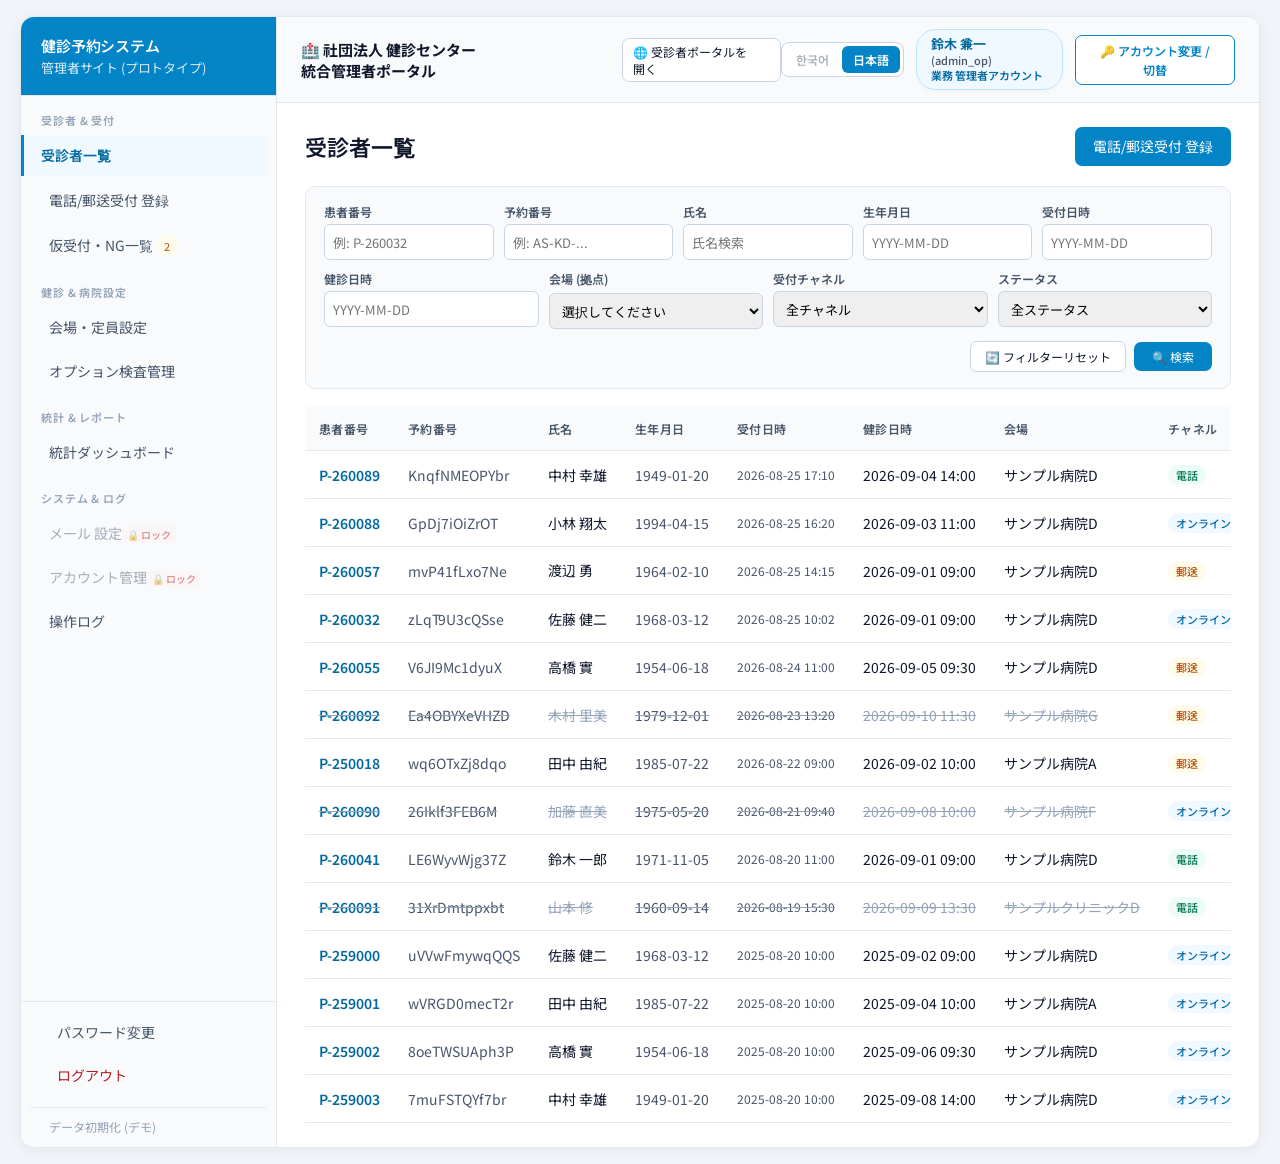
<file: projects/hospital/mockup/admin-prototype-ja.html>
<!DOCTYPE html>
<html lang="ja">

<head>
  <meta charset="UTF-8">
  <title>健診センター 健診統合管理者システム (プロトタイプ)</title>
  <link rel="preconnect" href="https://fonts.googleapis.com">
  <link rel="preconnect" href="https://fonts.gstatic.com" crossorigin>
  <link href="https://fonts.googleapis.com/css2?family=Noto+Sans+KR:wght@300;400;500;600;700&display=swap" rel="stylesheet">
  <style>
    :root {
      --surface-2: #ffffff;
      --surface-1: #f8fafc;
      --border: #e2e8f0;
      --border-strong: #cbd5e1;
      --text-primary: #0f172a;
      --text-secondary: #475569;
      --text-muted: #94a3b8;
      --fill-accent: #0284c7;
      --fill-accent-hover: #0369a1;
      --on-accent: #ffffff;
      --bg-accent: #f0f9ff;
      --border-accent: #bae6fd;
      --text-accent: #0369a1;
      --bg-success: #ecfdf5;
      --text-success: #047857;
      --bg-warning: #fffbeb;
      --text-warning: #b45309;
      --bg-danger: #fef2f2;
      --text-danger: #b91c1c;
      --card-shadow: 0 4px 20px -2px rgba(15, 23, 42, 0.06);
    }

    * {
      box-sizing: border-box;
    }

    body {
      margin: 0;
      font-family: 'Noto Sans KR', -apple-system, BlinkMacSystemFont, "Segoe UI", Roboto, sans-serif;
      color: var(--text-primary);
      background: #f1f5f9;
      padding: 16px 20px;
      -webkit-font-smoothing: antialiased;
    }

    p {
      margin: 0;
    }

    button {
      font-family: inherit;
      cursor: pointer;
    }

    button:disabled {
      cursor: not-allowed;
      opacity: 0.45;
    }

    input,
    select,
    textarea {
      font-family: inherit;
    }

    table {
      border-collapse: collapse;
      width: 100%;
      font-size: 14px;
      white-space: nowrap;
    }

    th,
    td {
      padding: 12px 14px;
      text-align: left;
    }

    th {
      background: var(--surface-1);
      font-weight: 600;
      color: var(--text-secondary);
      font-size: 12px;
      text-transform: uppercase;
      letter-spacing: 0.03em;
    }

    tr {
      border-bottom: 0.5px solid var(--border);
    }

    tr:hover td {
      background: #f8fafc;
    }

    a.link {
      color: var(--text-accent);
      text-decoration: none;
      cursor: pointer;
    }

    a.link:hover {
      text-decoration: underline;
    }

    .navitem {
      padding: 10px 20px;
      font-size: 14px;
      color: var(--text-secondary);
      cursor: pointer;
      border-radius: 6px;
      margin: 2px 8px;
      transition: background 0.15s;
    }

    .navitem:hover {
      background: var(--bg-accent);
      color: var(--text-accent);
    }

    .navitem.active {
      background: var(--bg-accent);
      color: var(--text-accent);
      font-weight: 600;
      border-left: 3px solid var(--fill-accent);
      border-radius: 0 6px 6px 0;
      margin-left: 0;
      padding-left: 17px;
    }

    .navgroup {
      padding: 16px 14px 5px 20px;
      font-size: 11px;
      color: var(--text-muted);
      text-transform: uppercase;
      letter-spacing: 0.08em;
      font-weight: 600;
    }

    .badge {
      font-size: 11px;
      padding: 2px 8px;
      border-radius: 10px;
      white-space: nowrap;
      display: inline-block;
    }

    .status {
      font-size: 12px;
      padding: 3px 10px;
      border-radius: 12px;
      white-space: nowrap;
      display: inline-block;
    }

    .field label {
      display: block;
      font-size: 12px;
      color: var(--text-secondary);
      margin-bottom: 4px;
      font-weight: 500;
    }

    .field input,
    .field select {
      width: 100%;
      font-size: 14px;
      height: 36px;
      border: 1px solid var(--border-strong);
      border-radius: 6px;
      padding: 0 12px;
    }

    .field textarea {
      width: 100%;
      font-size: 13px;
      line-height: 1.6;
      border: 1px solid var(--border-strong);
      border-radius: 6px;
      padding: 10px;
      resize: vertical;
    }

    .btn {
      padding: 9px 18px;
      font-size: 14px;
      border: none;
      border-radius: 7px;
    }

    .btn-primary {
      background: var(--fill-accent);
      color: var(--on-accent);
    }

    .btn-outline {
      border: 1px solid var(--border-strong);
      background: var(--surface-2);
      color: var(--text-primary);
    }

    .btn-danger {
      background: var(--bg-danger);
      color: var(--text-danger);
      border: 1px solid #e3b4b4;
    }

    #mainContent {
      flex: 1;
      overflow-y: auto;
      padding: 24px 28px;
    }

    .langToggle {
      display: flex;
      align-items: center;
      gap: 2px;
      background: var(--surface-2);
      border: 1px solid var(--border-strong);
      border-radius: 8px;
      padding: 3px;
    }

    .langToggle a {
      padding: 5px 11px;
      font-size: 12px;
      font-weight: 600;
      border-radius: 6px;
      color: var(--text-secondary);
      text-decoration: none;
    }

    .langToggle a.active {
      background: var(--fill-accent);
      color: var(--on-accent);
    }
  </style>
<style>html:lang(ja) body{word-break:auto-phrase;line-break:strict}</style>
</head>

<body>

  <div
    style="display:flex; border:0.5px solid var(--border); border-radius:14px; overflow:hidden; min-height:calc(100vh - 32px); max-width:1500px; margin:0 auto; background:var(--surface-2); box-shadow:0 2px 16px rgba(0,0,0,0.06);">

    <!-- サイドバー -->
    <div
      style="width:256px; background:var(--surface-1); border-right:0.5px solid var(--border); flex-shrink:0; display:flex; flex-direction:column;">
      <div
        style="padding:18px 20px; font-size:15px; font-weight:600; border-bottom:0.5px solid var(--border); background:var(--fill-accent); color:var(--on-accent); letter-spacing:-0.01em;">
        健診予約システム<br><span style="font-size:13px; font-weight:400; opacity:0.85;">管理者サイト (プロトタイプ)</span>
      </div>

      <div class="navgroup">受診者 & 受付</div>
      <div class="navitem active" data-page="list" onclick="showPage('list')">受診者一覧</div>
      <div class="navitem" data-page="phone" id="nav-phone" onclick="showPage('phone')">電話/郵送受付 登録</div>
      <div class="navitem" data-page="ng" id="nav-ng" onclick="showPage('ng')">仮受付・NG一覧 <span id="ngCountBadge"
          class="badge" style="background:var(--bg-warning); color:var(--text-warning);"></span></div>

      <div class="navgroup" id="grp-hospital">健診 & 病院設定</div>
      <div class="navitem" data-page="capacity" id="nav-capacity" onclick="showPage('capacity')">会場・定員設定</div>
      <div class="navitem" data-page="options" id="nav-options" onclick="showPage('options')">オプション検査管理</div>

      <div class="navgroup" id="grp-stats">統計 & レポート</div>
      <div class="navitem" data-page="stats" id="nav-stats" onclick="showPage('stats')">統計ダッシュボード</div>

      <div class="navgroup" id="grp-system">システム & ログ</div>
      <div class="navitem" data-page="email-settings" id="nav-email-settings" onclick="showPage('email-settings')">メール
        設定</div>
      <div class="navitem" data-page="accounts" id="nav-accounts" onclick="showPage('accounts')">アカウント管理</div>
      <div class="navitem" data-page="audit-logs" id="nav-audit-logs" onclick="showPage('audit-logs')">操作ログ</div>

      <div style="flex:1;"></div>
      <div style="border-top:0.5px solid var(--border); padding:8px;">
        <div class="navitem" style="color:var(--text-secondary);" onclick="openChangePasswordModal()">パスワード変更</div>
        <div class="navitem" style="color:var(--text-danger);"
          onclick="if(confirm('ログアウトしますか?')){ alert('ログアウトしました。'); openLoginModal(); }">ログアウト</div>
      </div>
      <div class="navitem"
        style="border-top:0.5px solid var(--border); font-size:12px; color:var(--text-muted); cursor:default;"
        onclick="resetDemo()">データ初期化 (デモ)</div>
    </div>

    <!-- 右側メイン -->
    <div style="flex:1; display:flex; flex-direction:column; min-height:calc(100vh - 32px); overflow:hidden;">
      <!-- 上部 管理者プロフィール & アカウント切替バー -->
      <div
        style="background:var(--surface-1); border-bottom:1px solid var(--border); padding:12px 24px; display:flex; justify-content:space-between; align-items:center; flex-shrink:0;">
        <div style="display:flex; align-items:center; gap:12px;">
          <span style="font-size:15px; font-weight:700; color:var(--text-primary);">🏥 社団法人 健診センター 統合管理者ポータル</span>
          <a href="./main-prototype-ja.html" target="_blank" class="btn btn-outline" style="padding:4px 10px; font-size:12px; text-decoration:none;">🌐 受診者ポータルを開く</a>
        </div>

        <div style="display:flex; align-items:center; gap:12px;">
          <div class="langToggle">
            <a aria-disabled="true" title="ポートフォリオでは日本語版のみ公開しています（韓国語版は非公開）" style="opacity:.45; cursor:not-allowed;">한국어</a>
            <a href="./admin-prototype-ja.html" class="active">日本語</a>
          </div>

          <div
            style="display:flex; align-items:center; gap:10px; background:var(--bg-accent); border:1px solid var(--border-accent); padding:6px 14px; border-radius:20px; box-shadow:0 2px 4px rgba(0,0,0,0.03);">
            <div>
              <div style="font-size:13px; font-weight:700; color:var(--text-accent); line-height:1.2;">
                <span id="loggedInUserNameTop">鈴木 兼一</span> <span
                  style="font-size:11px; font-weight:500; color:var(--text-secondary);"
                  id="loggedInUserUsernameTop">(admin_op)</span>
              </div>
              <div id="loggedInUserRoleBadgeTop" style="font-size:11px; font-weight:600; color:var(--text-accent);">業務
                管理者アカウント</div>
            </div>
          </div>

          <button class="btn btn-outline"
            style="padding:6px 12px; font-size:12px; font-weight:600; border-color:var(--fill-accent); color:var(--fill-accent); background:var(--surface-2);"
            onclick="openLoginModal()">
            🔑 アカウント変更 / 切替
          </button>
        </div>
      </div>

      <div id="mainContent">
        <div id="roleBanner"
          style="display:none; background:var(--bg-warning); color:var(--text-warning); border:1px solid #e3d3b4; border-radius:8px; padding:10px 14px; font-size:13px; margin-bottom:16px; line-height:1.5;">
        </div>

        <!-- PAGE: 受診者一覧 -->
        <div id="page-list">
          <div style="display:flex; justify-content:space-between; align-items:center; margin-bottom:20px;">
            <p style="font-size:22px; font-weight:600;">受診者一覧</p>
            <div style="display:flex; gap:8px;">
              <button class="btn btn-primary" onclick="showPage('phone')">電話/郵送受付 登録</button>
            </div>
          </div>

          <div style="background:var(--surface-1); border-radius:10px; padding:16px 18px; margin-bottom:18px; border:1px solid var(--border);">
            <div style="display:grid; grid-template-columns:repeat(5, 1fr); gap:10px; margin-bottom:10px;">
              <div class="field"><label style="font-size:12px; font-weight:600;">患者番号</label><input id="fltId" placeholder="例: P-260032" autocomplete="off" style="font-size:13px; padding:6px 8px;" onkeyup="if(event.key==='Enter') renderList()"></div>
              <div class="field"><label style="font-size:12px; font-weight:600;">予約番号</label><input id="fltResNo" placeholder="例: AS-KD-..." autocomplete="off" style="font-size:13px; padding:6px 8px;" onkeyup="if(event.key==='Enter') renderList()"></div>
              <div class="field"><label style="font-size:12px; font-weight:600;">氏名</label><input id="fltName" placeholder="氏名検索" autocomplete="off" style="font-size:13px; padding:6px 8px;" onkeyup="if(event.key==='Enter') renderList()"></div>
              <div class="field"><label style="font-size:12px; font-weight:600;">生年月日</label><input id="fltBirth" placeholder="YYYY-MM-DD" autocomplete="off" style="font-size:13px; padding:6px 8px;" onkeyup="if(event.key==='Enter') renderList()"></div>
              <div class="field"><label style="font-size:12px; font-weight:600;">受付日時</label><input id="fltCreated" placeholder="YYYY-MM-DD" autocomplete="off" style="font-size:13px; padding:6px 8px;" onkeyup="if(event.key==='Enter') renderList()" onchange="renderList()"></div>
            </div>
            <div style="display:grid; grid-template-columns:repeat(4, 1fr); gap:10px; margin-bottom:12px;">
              <div class="field"><label style="font-size:12px; font-weight:600;">健診日時</label><input id="fltDate" placeholder="YYYY-MM-DD" autocomplete="off" style="font-size:13px; padding:6px 8px;" onkeyup="if(event.key==='Enter') renderList()" onchange="renderList()"></div>
              <div class="field"><label style="font-size:12px; font-weight:600;">会場 (拠点)</label><select id="fltSite" style="font-size:13px; padding:6px 8px;" onchange="renderList()">
                  <option value="">全会場</option>
                </select></div>
              <div class="field"><label style="font-size:12px; font-weight:600;">受付チャネル</label><select id="fltChannel" style="font-size:13px; padding:6px 8px;" onchange="renderList()">
                  <option value="">全チャネル</option>
                  <option value="online">オンライン</option>
                  <option value="phone">電話</option>
                  <option value="mail">郵送</option>
                </select></div>
              <div class="field"><label style="font-size:12px; font-weight:600;">ステータス</label><select id="fltStatus" style="font-size:13px; padding:6px 8px;" onchange="renderList()">
                  <option value="">全ステータス</option>
                  <option value="예약완료">予約完了</option>
                  <option value="확인대기">確認待ち</option>
                  <option value="임시접수">仮受付</option>
                  <option value="취소">キャンセル</option>
                </select></div>
            </div>
            <div style="display:flex; gap:8px; align-items:center; justify-content:flex-end;">
              <button class="btn btn-outline" style="padding:6px 14px; font-size:12px;" onclick="resetListFilters()">🔄 フィルターリセット</button>
              <button class="btn btn-primary" style="padding:6px 18px; font-size:12px;" onclick="renderList()">🔍 検索</button>
            </div>
          </div>

          <div style="overflow-x:auto;">
            <table>
              <thead>
                <tr>
                  <th>患者番号</th>
                  <th>予約番号</th>
                  <th>氏名</th>
                  <th>生年月日</th>
                  <th>受付日時</th>
                  <th>健診日時</th>
                  <th>会場</th>
                  <th>チャネル</th>
                  <th>状態</th>
                </tr>
              </thead>
              <tbody id="listBody"></tbody>
            </table>
          </div>
        </div>

        <!-- PAGE: 受診者詳細 -->
        <div id="page-detail" style="display:none;"></div>

        <!-- PAGE: 電話/郵送受付 登録 (統合) -->
        <div id="page-phone" style="display:none;">
          <div style="display:flex; justify-content:space-between; align-items:center; margin-bottom:6px;">
            <p style="font-size:22px; font-weight:600; margin:0;" id="receptionTitle">電話/郵送受付 登録</p>
            <button class="btn btn-outline" style="font-size:13px; padding:6px 14px; background:var(--bg-accent); color:var(--text-accent); border-color:var(--border-accent);" onclick="fillReceptionDemo()">🧪 デモデータ自動入力</button>
          </div>
          <p style="font-size:13px; color:var(--text-secondary); margin-bottom:20px;" id="receptionDesc">受付方法を選択し、受診者情報を入力してください。受付方法に応じて、バリデーションおよび確定状況が自動的に分類されます。</p>
          
          <!-- 受付方法選択ラジオ -->
          <div class="field" style="width:100%; background:var(--surface-1); padding:16px 24px; border-radius:10px; border:1px solid var(--border); display:flex; align-items:center; gap:36px; margin-bottom:20px; box-shadow:0 1px 3px rgba(0,0,0,0.02);">
            <span style="font-weight:700; font-size:14px; color:var(--text-primary); flex-shrink:0;">受付方法選択 *</span>
            <label style="display:inline-flex; align-items:center; gap:8px; font-weight:600; margin:0; cursor:pointer; font-size:13px; white-space:nowrap;">
              <input type="radio" name="receptionChannel" value="phone" checked onchange="onReceptionChannelChange('phone')"> 電話受付 (即時確定)
            </label>
            <label style="display:inline-flex; align-items:center; gap:8px; font-weight:600; margin:0; cursor:pointer; font-size:13px; white-space:nowrap;">
              <input type="radio" name="receptionChannel" value="mail" onchange="onReceptionChannelChange('mail')"> 郵送受付 (不備時は仮受付)
            </label>
          </div>

          <!-- 2カラムメインレイアウト -->
          <div style="display:flex; gap:24px; align-items:flex-start; width:100%;">

            <!-- 左カラム: 受診者個人情報 & 予約日程 (3列グリッド) -->
            <div style="flex:1; background:var(--surface-1); padding:22px 24px; border-radius:12px; border:1px solid var(--border); box-shadow:0 1px 4px rgba(0,0,0,0.03);">
              <p style="font-weight:700; color:var(--text-primary); margin-bottom:16px; font-size:15px; border-bottom:1px solid var(--border); padding-bottom:10px;">📋 受診者個人情報及び健診日程</p>
              
              <div style="display:grid; grid-template-columns:repeat(3, 1fr); gap:14px 18px;">
                <div class="field"><label id="lbl-pName" style="font-size:12px; font-weight:600;">氏名 *</label><input id="pName" placeholder="佐藤 健二" style="font-size:13px; padding:7px 10px;"></div>
                <div class="field"><label id="lbl-pBirth" style="font-size:12px; font-weight:600;">生年月日 * (YYYY-MM-DD)</label><input id="pBirth" placeholder="1968-03-12" style="font-size:13px; padding:7px 10px;"></div>
                <div class="field"><label id="lbl-pGender" style="font-size:12px; font-weight:600;">性別 *</label><select id="pGender" style="font-size:13px; padding:7px 10px;">
                    <option value="">選択してください</option>
                    <option value="M">男性</option>
                    <option value="F">女性</option>
                  </select></div>

                <div class="field"><label id="lbl-pPhone" style="font-size:12px; font-weight:600;">連絡先 *</label><input id="pPhone" placeholder="090-1234-5678" style="font-size:13px; padding:7px 10px;"></div>
                <div class="field"><label id="lbl-pInsurance" style="font-size:12px; font-weight:600;">保険者番号/記号・番号 *</label><input id="pInsurance" placeholder="01234567-1234-567890" style="font-size:13px; padding:7px 10px;"></div>
                <div class="field"><label style="font-size:12px; font-weight:600;">メールアドレス</label><input id="pEmail" placeholder="example@mail.com" style="font-size:13px; padding:7px 10px;"></div>

                <div class="field">
                  <label id="lbl-pZip" style="font-size:12px; font-weight:600;">郵便番号 *</label>
                  <input id="pZip" placeholder="0700001" style="font-size:13px; padding:7px 10px;">
                </div>
                <div class="field"><label id="lbl-pAddrDetail" style="font-size:12px; font-weight:600;">番地 *</label><input id="pAddrDetail" placeholder="4条西4丁目 1-2" style="font-size:13px; padding:7px 10px;"></div>
                <div class="field"><label id="lbl-pAddress" style="font-size:12px; font-weight:600;">住所 *</label><input id="pAddress" placeholder="サンプル市 中央1丁目" style="font-size:13px; padding:7px 10px;"></div>

                <div class="field"><label id="lbl-pSite" style="font-size:12px; font-weight:600;">会場 *</label><select id="pSite" style="font-size:13px; padding:7px 10px;" onchange="onPhoneSiteChange()"><option value="">選択してください</option></select></div>
                <div class="field">
                  <label id="lbl-pDate" style="font-size:12px; font-weight:600;">選択した希望日 *</label>
                  <input id="pDateText" readonly placeholder="下のカレンダーから日付をクリック" style="font-size:13px; padding:7px 10px; font-weight:600; color:var(--text-accent); background:var(--surface-2);">
                  <input type="hidden" id="pDate" value="">
                </div>
                <div class="field"><label id="lbl-pTime" style="font-size:12px; font-weight:600;">健診希望時間帯 *</label><select id="pTime" style="font-size:13px; padding:7px 10px;"><option value="">選択してください</option></select></div>

                <!-- 日付選択カレンダーウィジェット -->
                <div class="field" style="grid-column: 1 / 4; margin-top: 6px;">
                  <label style="font-size:13px; font-weight:700; color:var(--text-primary); margin-bottom:8px; display:flex; justify-content:space-between; align-items:center;">
                    <span>📅 健診希望日選択 (カレンダーの日付をクリック)</span>
                    <span style="font-size:11px; font-weight:normal; color:var(--text-secondary);">○ 空きあり | △ 混雑 | × 締切</span>
                  </label>
                  <div style="background:var(--surface-2); border:1px solid var(--border-strong); border-radius:10px; padding:14px 16px;">
                    <div style="display:flex; justify-content:space-between; align-items:center; margin-bottom:12px;">
                      <button type="button" class="btn btn-outline" style="padding:3px 12px; font-size:12px;" onclick="changePhoneCalMonth(-1)">◀ 前月</button>
                      <span id="phoneCalTitle" style="font-size:15px; font-weight:700; color:var(--text-primary);">2026年 9月</span>
                      <button type="button" class="btn btn-outline" style="padding:3px 12px; font-size:12px;" onclick="changePhoneCalMonth(1)">翌月 ▶</button>
                    </div>
                    <div id="phoneCalGrid" style="display:grid; grid-template-columns:repeat(7, 1fr); gap:6px; text-align:center;"></div>
                  </div>
                </div>
              </div>
            </div>

            <!-- 右カラム: 検査コース及び追加検査(オプション)パネル -->
            <div style="width:400px; flex-shrink:0; background:var(--surface-1); padding:22px 24px; border-radius:12px; border:1px solid var(--border); box-shadow:0 1px 4px rgba(0,0,0,0.03);">
              <p style="font-weight:700; color:var(--text-accent); margin-bottom:16px; font-size:15px; border-bottom:1px solid var(--border); padding-bottom:10px;">🩺 コース及び追加検査選択</p>
              
              <div style="margin-bottom:20px;">
                <label style="display:block; margin-bottom:8px; color:var(--text-secondary); font-weight:600; font-size:13px;">基本コース選択</label>
                <select id="pCourseSelect" style="height:38px; font-size:13px; width:100%; border:1px solid var(--border-strong); border-radius:6px; padding:0 10px;">
                  <option value="기본 건강검진 (특정검진 포함)">基本健診(特定健診含む)</option>
                  <option value="유방암 특화 종합검진">乳がん特化総合健診</option>
                  <option value="대장내시경 정밀 패키지">大腸内視鏡精密パッケージ</option>
                </select>
              </div>

              <label style="display:block; margin-bottom:12px; color:var(--text-secondary); font-weight:600; font-size:13px;">追加検査選択 (複数選択可能)</label>
              <div style="display:grid; grid-template-columns:1fr; gap:12px; font-size:13px; background:var(--surface-2); padding:16px; border-radius:8px; border:1px solid var(--border);">
                <label style="font-weight:normal; display:flex; align-items:center; gap:10px; cursor:pointer;"><input type="checkbox" class="phoneOpt" value="gastro_scope"> 胃内視鏡検査追加</label>
                <label style="font-weight:normal; display:flex; align-items:center; gap:10px; cursor:pointer;"><input type="checkbox" class="phoneOpt" value="colon"> 大腸がん検診(便潜血)</label>
                <label style="font-weight:normal; display:flex; align-items:center; gap:10px; cursor:pointer;"><input type="checkbox" class="phoneOpt" value="cervical"> 子宮頸がん検査 (女性)</label>
                <label style="font-weight:normal; display:flex; align-items:center; gap:10px; cursor:pointer;"><input type="checkbox" class="phoneOpt" value="breast_mammo"> 乳がん検査 (女性)</label>
                <label style="font-weight:normal; display:flex; align-items:center; gap:10px; cursor:pointer;"><input type="checkbox" class="phoneOpt" value="prostate"> 前立腺がん検査 (男性)</label>
                <label style="font-weight:normal; display:flex; align-items:center; gap:10px; cursor:pointer;"><input type="checkbox" class="phoneOpt" value="abdominal_us"> 腹部超音波検査</label>
              </div>
            </div>

          </div>

          <!-- 下部 登録完了ボタン (右揃え) -->
          <div style="margin-top:24px; width:100%; display:flex; justify-content:flex-end;">
            <button class="btn btn-primary" style="padding:12px 40px; font-size:14px; font-weight:600; box-shadow:0 2px 6px rgba(0,0,0,0.1);" onclick="submitReception()">登録完了</button>
          </div>
        </div>

        <!-- PAGE: 仮受付・NG一覧 -->
        <div id="page-ng" style="display:none;">
          <p style="font-size:19px; font-weight:500; margin-bottom:4px;">仮受付・NG一覧</p>
          <p style="font-size:13px; color:var(--text-secondary); margin-bottom:16px;">必須項目が漏れている郵送受付件です。電話確認(最大3回)後、確定またはキャンセル処理を行ってください。</p>
          <div style="overflow-x:auto;">
            <table>
              <thead>
                <tr>
                  <th>受付日</th>
                  <th>氏名</th>
                  <th>生年月日</th>
                  <th>チャネル</th>
                  <th>不備項目</th>
                  <th>連絡回数</th>
                  <th>最終連絡日</th>
                </tr>
              </thead>
              <tbody id="ngBody"></tbody>
            </table>
            <p id="ngEmpty"
              style="display:none; text-align:center; padding:24px; font-size:13px; color:var(--text-muted);">不備(仮受付)件数がありません。</p>
          </div>
        </div>

        <!-- PAGE: 会場・定員設定 -->
        <div id="page-capacity" style="display:none;">
          <div style="display:flex; justify-content:space-between; align-items:center; margin-bottom:16px; flex-wrap:wrap; gap:12px;">
            <div>
              <p style="font-size:19px; font-weight:500; margin:0 0 4px;">会場・定員設定</p>
              <p style="font-size:13px; color:var(--text-secondary); margin:0;">希望の会場(病院)を選択して時間帯別の基本定員を一括設定したり、特定日の休診/臨時締切を管理します。</p>
            </div>
            <select id="capSiteSelect" style="font-size:14px; height:38px; padding:0 12px; border:1px solid var(--border-strong); border-radius:8px; min-width:240px; font-weight:500; background:var(--surface-1);"></select>
          </div>

          <!-- 1. 時間帯別基本定員設定 -->
          <div style="background:var(--surface-1); border-radius:12px; padding:20px; margin-bottom:24px; border:1px solid var(--border);">
            <div style="display:flex; justify-content:space-between; align-items:center; margin-bottom:14px;">
              <div>
                <p style="font-size:16px; font-weight:600; margin:0 0 2px;">時間帯別基本定員設定 <span style="font-size:12px; font-weight:400; color:var(--text-secondary);">(日付に関係なく全日程に一括反映されます)</span></p>
              </div>
              <button class="btn btn-primary" id="btnSaveBaseCap" onclick="saveSiteBaseCap()">基本定員を一括保存</button>
            </div>
            <div id="baseCapGrid" style="display:grid; grid-template-columns:repeat(6,1fr); gap:12px;"></div>
          </div>

          <!-- 1.5 日付別リアルタイム定員状況 -->
          <div style="background:var(--surface-2); border:1px solid var(--border); border-radius:12px; padding:20px; margin-bottom:24px;">
            <p style="font-size:16px; font-weight:600; margin:0 0 2px;">日付別リアルタイム定員状況</p>
            <p style="font-size:13px; color:var(--text-secondary); margin:0 0 14px;">上の「基本定員」は全日程に適用されるテンプレートです。ここでは日付を選んでその日の実際の予約数(used)/定員(total)を確認・個別調整します。</p>
            <div style="display:grid; grid-template-columns:280px 1fr; gap:24px;">
              <div>
                <div style="display:flex; justify-content:space-between; align-items:center; margin-bottom:8px;">
                  <button class="btn btn-outline" style="padding:5px 10px; font-size:12px;" onclick="capCalOffset--; renderCapCalendar();">‹</button>
                  <span id="capCalTitle" style="font-size:13px; font-weight:600;"></span>
                  <button class="btn btn-outline" style="padding:5px 10px; font-size:12px;" onclick="capCalOffset++; renderCapCalendar();">›</button>
                </div>
                <p style="font-size:11px; color:var(--text-secondary); margin:0 0 8px;">
                  <span style="color:var(--text-success);">○</span> 余裕あり
                  <span style="color:var(--text-warning);">△</span> 残りわずか
                  <span style="color:var(--text-danger);">×</span> 締切/満席
                </p>
                <div id="capCalGrid" style="display:grid; grid-template-columns:repeat(7,1fr); gap:4px; text-align:center;"></div>
              </div>
              <div>
                <div style="display:flex; justify-content:space-between; align-items:center; margin-bottom:10px; flex-wrap:wrap; gap:8px;">
                  <p id="capDateTitle" style="font-size:14px; font-weight:600; margin:0;">日付を選択してください</p>
                  <button class="btn btn-outline" id="btnViewDateReservations" style="padding:6px 12px; font-size:12px; display:none;" onclick="viewDateReservations()">この日の予約者を見る →</button>
                </div>
                <div id="capDateSlots" style="display:grid; grid-template-columns:repeat(3,1fr); gap:10px;"></div>
              </div>
            </div>
          </div>

          <!-- 2. 特定日の休診・締切設定 -->
          <div style="background:var(--surface-2); border:1px solid var(--border); border-radius:12px; padding:20px; margin-bottom:24px;">
            <p style="font-size:16px; font-weight:600; margin:0 0 4px;">特定日の休診 / 臨時締切設定</p>
            <p style="font-size:13px; color:var(--text-secondary); margin:0 0 16px;">公休や開院記念日などの特定日全体を臨時休診/締切処理します。</p>
            <div style="display:flex; gap:10px; align-items:center; max-width:640px; flex-wrap:wrap;">
              <input type="date" id="holidayDateInput" style="width:160px; font-size:14px; height:38px; border:1px solid var(--border-strong); border-radius:6px; padding:0 10px;">
              <input type="text" id="holidayReasonInput" placeholder="事由 (例: 開院記念日休診)" style="flex:1; min-width:180px; font-size:14px; height:38px; border:1px solid var(--border-strong); border-radius:6px; padding:0 10px;">
              <button class="btn btn-danger" style="padding:9px 16px;" onclick="applyHoliday(true)">当日全体を休診処理</button>
              <button class="btn btn-outline" style="padding:9px 16px;" onclick="applyHoliday(false)">締切解除</button>
            </div>
          </div>

          <!-- 3. 会場(病院)情報 / 緊急連絡先 -->
          <div style="background:var(--surface-1); border:1px solid var(--border); border-radius:12px; padding:20px;">
            <p style="font-size:16px; font-weight:600; margin:0 0 2px;">会場(病院)情報 &amp; 緊急連絡先</p>
            <p style="font-size:12px; color:var(--text-secondary); margin:0 0 16px;">選択した会場の代表連絡先および緊急時に連絡可能な担当者情報です。</p>
            <div id="siteInfoCard"></div>
          </div>
        </div>

        <!-- PAGE: オプション検査管理 -->
        <div id="page-options" style="display:none;">
          <div style="display:flex; justify-content:space-between; align-items:center; margin-bottom:16px;">
            <div>
              <p style="font-size:19px; font-weight:500; margin:0 0 4px;">オプション検査管理 (追加検査項目)</p>
              <p style="font-size:13px; color:var(--text-secondary); margin:0;">性別/年齢別の追加検査対象ルールおよび表示/非表示状態をその場で修正
                設定します。</p>
            </div>
          </div>

          <div style="overflow-x:auto;">
            <table>
              <thead>
                <tr>
                  <th>オプションコード</th>
                  <th>検査項目名</th>
                  <th>対象性別</th>
                  <th>年齢制限 (Target Rule)</th>
                  <th>表示状態</th>
                  <th>管理</th>
                </tr>
              </thead>
              <tbody id="optionsBody"></tbody>
            </table>
          </div>
        </div>

        <!-- PAGE: 統計ダッシュボード -->
        <div id="page-stats" style="display:none;">
          <div style="display:flex; justify-content:space-between; align-items:center; margin-bottom:16px; flex-wrap:wrap; gap:12px;">
            <div>
              <p style="font-size:19px; font-weight:500; margin:0 0 4px;">統計ダッシュボード</p>
              <p style="font-size:13px; color:var(--text-secondary); margin:0;">リアルタイム予約受付状況、チャネル別/会場別の分布、およびレポートExcelダウンロードを提供します。</p>
            </div>
            <div style="display:flex; gap:8px; flex-wrap:wrap;">
              <button class="btn btn-outline" onclick="exportTakExcel()">TAK連動用Excelダウンロード</button>
              <button class="btn btn-outline" onclick="exportWeeklyExcel()">週次レポートExcelダウンロード</button>
              <button class="btn btn-primary" onclick="exportCsvData()">全データCSVダウンロード</button>
            </div>
          </div>

          <!-- 統計専用検索およびフィルターバー -->
          <div style="background:var(--surface-1); border:1px solid var(--border); border-radius:10px; padding:14px 16px; margin-bottom:20px; display:flex; gap:12px; align-items:flex-end; flex-wrap:wrap;">
            <div class="field" style="margin:0; flex:1; min-width:140px;">
              <label style="font-size:12px; font-weight:600; color:var(--text-secondary); margin-bottom:4px; display:block;">会場(病院)フィルター</label>
              <select id="fltStatSite" onchange="renderStats()" style="width:100%; font-size:13px; padding:7px 10px; border:1px solid var(--border-strong); border-radius:6px; background:var(--surface-1); color:var(--text-primary);"></select>
            </div>
            <div class="field" style="margin:0; flex:1; min-width:130px;">
              <label style="font-size:12px; font-weight:600; color:var(--text-secondary); margin-bottom:4px; display:block;">受付チャネル</label>
              <select id="fltStatChannel" onchange="renderStats()" style="width:100%; font-size:13px; padding:7px 10px; border:1px solid var(--border-strong); border-radius:6px; background:var(--surface-1); color:var(--text-primary);">
                <option value="">すべてのチャネル</option>
                <option value="online">オンライン受付</option>
                <option value="mail">郵送受付</option>
                <option value="phone">電話受付</option>
              </select>
            </div>
            <div class="field" style="margin:0; flex:1; min-width:130px;">
              <label style="font-size:12px; font-weight:600; color:var(--text-secondary); margin-bottom:4px; display:block;">予約状態</label>
              <select id="fltStatStatus" onchange="renderStats()" style="width:100%; font-size:13px; padding:7px 10px; border:1px solid var(--border-strong); border-radius:6px; background:var(--surface-1); color:var(--text-primary);">
                <option value="">すべての状態</option>
                <option value="예약완료">予約完了</option>
                <option value="확인대기">確認待ち</option>
                <option value="임시접수">仮受付 (NG)</option>
                <option value="취소">予約キャンセル</option>
              </select>
            </div>
            <div class="field" style="margin:0; flex:1; min-width:140px;">
              <label style="font-size:12px; font-weight:600; color:var(--text-secondary); margin-bottom:4px; display:block;">希望日 (YYYY-MM-DD)</label>
              <input id="fltStatDate" type="date" onchange="renderStats()" style="width:100%; font-size:13px; padding:6px 10px; border:1px solid var(--border-strong); border-radius:6px; background:var(--surface-1); color:var(--text-primary);">
            </div>
            <button class="btn btn-outline" onclick="resetStatFilters()" style="padding:7px 14px; font-size:13px;">リセット</button>
          </div>

          <!-- KPIサマリーカード -->
          <div style="display:grid; grid-template-columns:repeat(4,1fr); gap:16px; margin-bottom:20px;">
            <div style="background:var(--surface-1); border:1px solid var(--border); border-radius:10px; padding:16px;">
              <p style="font-size:12px; color:var(--text-secondary); margin-bottom:4px;">総受付件数</p>
              <p id="statTotal" style="font-size:24px; font-weight:700; color:var(--text-primary); margin:0;">0件</p>
            </div>
            <div style="background:var(--surface-1); border:1px solid var(--border); border-radius:10px; padding:16px;">
              <p style="font-size:12px; color:var(--text-secondary); margin-bottom:4px;">予約確定完了</p>
              <p id="statConfirmed" style="font-size:24px; font-weight:700; color:var(--text-success); margin:0;">0件</p>
            </div>
            <div style="background:var(--surface-1); border:1px solid var(--border); border-radius:10px; padding:16px;">
              <p style="font-size:12px; color:var(--text-secondary); margin-bottom:4px;">仮受付 (NG/不備)</p>
              <p id="statNg" style="font-size:24px; font-weight:700; color:var(--text-warning); margin:0;">0件</p>
            </div>
            <div style="background:var(--surface-1); border:1px solid var(--border); border-radius:10px; padding:16px;">
              <p style="font-size:12px; color:var(--text-secondary); margin-bottom:4px;">オンライン受付比率</p>
              <p id="statOnlineRatio" style="font-size:24px; font-weight:700; color:var(--text-accent); margin:0;">0%</p>
            </div>
          </div>

          <div style="display:grid; grid-template-columns:1fr 1fr; gap:20px; margin-bottom:20px;">
            <!-- チャネル別比率 -->
            <div style="background:var(--surface-1); border:1px solid var(--border); border-radius:10px; padding:18px;">
              <p style="font-size:15px; font-weight:600; margin-bottom:14px;">受付チャネル別比率 (オンライン / 郵送 / 電話)</p>
              <div id="channelChart" style="display:flex; flex-direction:column; gap:12px;"></div>
            </div>

            <!-- オプション検査申込状況 -->
            <div style="background:var(--surface-1); border:1px solid var(--border); border-radius:10px; padding:18px;">
              <p style="font-size:15px; font-weight:600; margin-bottom:14px;">オプション検査(追加検査)申込状況</p>
              <div id="optionsChart" style="display:flex; flex-direction:column; gap:12px;"></div>
            </div>
          </div>

          <!-- 会場別統計 -->
          <div style="background:var(--surface-1); border:1px solid var(--border); border-radius:10px; padding:18px; margin-bottom:20px;">
            <p style="font-size:15px; font-weight:600; margin-bottom:12px;">会場(病院)別健診受付統計</p>
            <table>
              <thead>
                <tr><th>会場(病院)名</th><th>確定件数</th><th>仮受付件数</th><th>キャンセル件数</th><th>合計</th></tr>
              </thead>
              <tbody id="siteStatsBody"></tbody>
            </table>
          </div>

          <!-- 対象外年齢ログ -->
          <div style="background:var(--surface-1); border:1px solid var(--border); border-radius:10px; padding:18px;">
            <div style="display:flex; justify-content:space-between; align-items:center; margin-bottom:12px;">
              <div>
                <p style="font-size:15px; font-weight:600; margin:0 0 2px;">対象外年齢 (40~74歳範囲外) 申込者モニタリングログ</p>
                <p style="font-size:12px; color:var(--text-secondary); margin:0;">基本推奨年齢(40〜74歳)の範囲を外れてオンライン/電話で申し込んだ受診者の統計および個別管理ログです。</p>
              </div>
              <span id="outOfTargetCountBadge" class="badge" style="background:var(--bg-warning); color:var(--text-warning);">0件 検出</span>
            </div>
            <table>
              <thead>
                <tr><th>受付日</th><th>氏名</th><th>生年月日(満年齢)</th><th>区分(年齢事由)</th><th>受付チャネル</th><th>会場 / 日時</th><th>状態</th></tr>
              </thead>
              <tbody id="outOfTargetBody"></tbody>
            </table>
          </div>
        </div>

        <!-- PAGE: メール設定 -->
        <div id="page-email-settings" style="display:none;">
          <div style="display:flex; justify-content:space-between; align-items:center; margin-bottom:20px;">
            <div>
              <p style="font-size:22px; font-weight:600; margin:0 0 4px;">メール設定</p>
              <p style="font-size:13px; color:var(--text-secondary); margin:0;">予約案内メールのテンプレートを設定し、送信履歴を確認します。</p>
            </div>
            <button class="btn btn-primary" onclick="saveEmailSettings()">設定を保存</button>
          </div>

          <div style="background:var(--surface-1); border:1px solid var(--border); border-radius:10px; padding:20px; margin-bottom:20px;">
            <p style="font-size:15px; font-weight:600; margin-bottom:14px;">自動送信メールテンプレート編集</p>
            <div style="display:grid; grid-template-columns:1fr 1fr; gap:20px;">
              <div>
                <label style="display:block; font-size:12px; font-weight:500; margin-bottom:4px;">[1] 予約確定案内メール 件名および本文</label>
                <input id="tplConfirmSubject" value="[健診センター] 健診予約確定のご案内 ({resNo})" style="width:100%; font-size:13px; padding:6px; border:1px solid var(--border-strong); border-radius:6px; margin-bottom:6px;">
                <textarea id="tplConfirmBody" rows="6" style="width:100%; font-size:13px; padding:8px; border:1px solid var(--border-strong); border-radius:6px; font-family:inherit; resize:vertical;">{name}様,

健診予約が正常に完了しました。
- 予約番号: {resNo}
- 健診日時: {date} {time}
- 健診病院: {site}

[当日の持ち物]
健康保険証または資格確認書を必ずお持ちください。

以上、よろしくお願いいたします。</textarea>
              </div>
              <div>
                <label style="display:block; font-size:12px; font-weight:500; margin-bottom:4px;">[2] 検診前日リマインドメール 件名および本文 (D-1 12:00)</label>
                <input id="tplReminderSubject" value="[健診センター] 明日の健診日程のご案内 ({date})" style="width:100%; font-size:13px; padding:6px; border:1px solid var(--border-strong); border-radius:6px; margin-bottom:6px;">
                <textarea id="tplReminderBody" rows="6" style="width:100%; font-size:13px; padding:8px; border:1px solid var(--border-strong); border-radius:6px; font-family:inherit; resize:vertical;">{name}様,

明日({date} {time})、{site}にて健診が予定されています。

- 健診前日の夜9時以降は絶食してください(水を含め飲食禁止)
- 健康保険証を必ずお持ちください</textarea>
              </div>
            </div>
          </div>

          <div style="background:var(--surface-1); border:1px solid var(--border); border-radius:10px; padding:20px;">
            <p style="font-size:15px; font-weight:600; margin-bottom:14px;">送信履歴</p>
            <table>
              <thead><tr><th>日時</th><th>受信者</th><th>種類</th><th>件名 / 内容</th><th>モード</th><th>状態</th></tr></thead>
              <tbody id="noticeBody"></tbody>
            </table>
          </div>
        </div>

        <!-- PAGE: アカウント管理 -->
        <div id="page-accounts" style="display:none;">
          <div style="display:flex; justify-content:space-between; align-items:center; margin-bottom:6px;">
            <p style="font-size:19px; font-weight:600; margin:0;">アカウント管理 <span style="font-size:12px; font-weight:500; color:var(--text-accent); background:var(--bg-accent); padding:2px 8px; border-radius:10px;">システム管理者専用</span></p>
            <button class="btn btn-primary" onclick="openAccountModal()">新規アカウント登録</button>
          </div>
          <p style="font-size:13px; color:var(--text-secondary); margin-bottom:16px;">管理者アカウントを登録し、3階層の権限(システム管理者/業務管理者/一般スタッフ)および所属会場を設定します。</p>

          <!-- 3段階管理者権限構造案内カード -->
          <div style="display:grid; grid-template-columns:repeat(3, 1fr); gap:14px; margin-bottom:20px;">
            <div style="background:var(--surface-1); border:1px solid var(--border); border-radius:10px; padding:16px;">
              <div style="display:flex; justify-content:space-between; align-items:center; margin-bottom:8px;">
                <strong style="font-size:14px; color:var(--text-accent);">🛡️ 階層1: システム管理者</strong>
                <span style="font-size:11px; background:var(--bg-accent); color:var(--text-accent); padding:2px 6px; border-radius:6px; font-weight:600;">system_admin</span>
              </div>
              <p style="font-size:12px; color:var(--text-secondary); margin:0 0 10px; line-height:1.5;">社団法人 健診センター 統合最高管理権限</p>
              <ul style="font-size:12px; color:var(--text-primary); padding-left:16px; margin:0; line-height:1.6;">
                <li>全20会場の健診拠点制御および定員(Capacity)管理</li>
                <li>管理者アカウント発行・権限変更・状態切り替え</li>
                <li>メールテンプレートおよびSMTP設定管理</li>
                <li>全体統計ダッシュボードおよび操作ログ(Audit Trail)監視</li>
              </ul>
            </div>
            <div style="background:var(--surface-1); border:1px solid var(--border); border-radius:10px; padding:16px;">
              <div style="display:flex; justify-content:space-between; align-items:center; margin-bottom:8px;">
                <strong style="font-size:14px; color:var(--text-success);">📋 階層2: 業務管理者</strong>
                <span style="font-size:11px; background:var(--bg-success); color:var(--text-success); padding:2px 6px; border-radius:6px; font-weight:600;">operation_admin</span>
              </div>
              <p style="font-size:12px; color:var(--text-secondary); margin:0 0 10px; line-height:1.5;">健診センター実務運営および予約調整権한</p>
              <ul style="font-size:12px; color:var(--text-primary); padding-left:16px; margin:0; line-height:1.6;">
                <li>受診者予約情報の確認・変更・キャンセル処理</li>
                <li>不備項目(仮受付/NG)書類補完および確定処理</li>
                <li>電話/郵送受付の受診者新規登録</li>
                <li>電話連絡履歴(最大3回)および管理者メモ記録</li>
              </ul>
            </div>
            <div style="background:var(--surface-1); border:1px solid var(--border); border-radius:10px; padding:16px;">
              <div style="display:flex; justify-content:space-between; align-items:center; margin-bottom:8px;">
                <strong style="font-size:14px; color:var(--text-secondary);">👤 階層3: 一般スタッフ</strong>
                <span style="font-size:11px; background:var(--surface-2); color:var(--text-muted); padding:2px 6px; border-radius:6px; font-weight:600;">general_staff</span>
              </div>
              <p style="font-size:12px; color:var(--text-secondary); margin:0 0 10px; line-height:1.5;">窓口・コールセンター受診者応対権限</p>
              <ul style="font-size:12px; color:var(--text-primary); padding-left:16px; margin:0; line-height:1.6;">
                <li>受診者予約一覧検索および詳細情報閲覧</li>
                <li>電話/窓口予約受付の登録補助</li>
                <li>通話内容メモおよび受診者メモ記録</li>
                <li><span style="color:var(--text-danger); font-size:11px;">※ システム設定、定員・アカウント変更権限制限</span></li>
              </ul>
            </div>
          </div>

          <!-- アカウント管理検索およびフィルターバー -->
          <div style="background:var(--surface-1); border:1px solid var(--border); border-radius:10px; padding:14px 16px; margin-bottom:16px; display:flex; gap:12px; align-items:flex-end; flex-wrap:wrap;">
            <div class="field" style="margin:0; flex:1; min-width:140px;">
              <label style="font-size:12px; font-weight:600; color:var(--text-secondary); margin-bottom:4px; display:block;">権限階層フィルター</label>
              <select id="fltAccRole" onchange="renderAccounts()" style="width:100%; font-size:13px; padding:7px 10px; border:1px solid var(--border-strong); border-radius:6px; background:var(--surface-1); color:var(--text-primary);">
                <option value="">すべての権限</option>
                <option value="system_admin">システム管理者</option>
                <option value="operation_admin">業務管理者</option>
                <option value="general_staff">一般スタッフ</option>
              </select>
            </div>
            <div class="field" style="margin:0; flex:1; min-width:140px;">
              <label style="font-size:12px; font-weight:600; color:var(--text-secondary); margin-bottom:4px; display:block;">所属会場フィルター</label>
              <select id="fltAccSite" onchange="renderAccounts()" style="width:100%; font-size:13px; padding:7px 10px; border:1px solid var(--border-strong); border-radius:6px; background:var(--surface-1); color:var(--text-primary);"></select>
            </div>
            <div class="field" style="margin:0; flex:1; min-width:110px;">
              <label style="font-size:12px; font-weight:600; color:var(--text-secondary); margin-bottom:4px; display:block;">アカウント状態</label>
              <select id="fltAccStatus" onchange="renderAccounts()" style="width:100%; font-size:13px; padding:7px 10px; border:1px solid var(--border-strong); border-radius:6px; background:var(--surface-1); color:var(--text-primary);">
                <option value="">すべての状態</option>
                <option value="활성">有効 (活性)</option>
                <option value="비활성">無効 (非活性)</option>
              </select>
            </div>
            <div class="field" style="margin:0; flex:1; min-width:150px;">
              <label style="font-size:12px; font-weight:600; color:var(--text-secondary); margin-bottom:4px; display:block;">ID / 氏名検索</label>
              <input id="fltAccKeyword" placeholder="アカウントIDまたは氏名検索" onkeyup="renderAccounts()" style="width:100%; font-size:13px; padding:6px 10px; border:1px solid var(--border-strong); border-radius:6px; background:var(--surface-1); color:var(--text-primary);">
            </div>
            <button class="btn btn-outline" onclick="resetAccFilters()" style="padding:7px 14px; font-size:13px;">リセット</button>
          </div>

          <table>
            <thead>
              <tr><th>アカウントID</th><th>氏名</th><th>所属会場</th><th>権限階層</th><th>状態</th><th>登録日時</th><th>管理</th></tr>
            </thead>
            <tbody id="accountsBody"></tbody>
          </table>
        </div>

        <!-- PAGE: 操作ログ -->
        <div id="page-audit-logs" style="display:none;">
          <p style="font-size:19px; font-weight:500; margin-bottom:4px;">管理者操作ログ (Audit Trail)</p>
          <p style="font-size:13px; color:var(--text-secondary); margin-bottom:16px;">予約変更、定員修正、郵送/電話受付、通話履歴およびアカウント登録など、すべての管理者操作記録を確認します。</p>

          <div style="background:var(--surface-1); border:1px solid var(--border); border-radius:10px; padding:14px 16px; margin-bottom:16px; display:flex; gap:12px; align-items:flex-end; flex-wrap:wrap;">
            <div class="field" style="margin:0; flex:1; min-width:140px;">
              <label style="font-size:12px; font-weight:600; color:var(--text-secondary); margin-bottom:4px; display:block;">操作区分フィルター</label>
              <select id="fltLogAction" onchange="renderAuditLogs()" style="width:100%; font-size:13px; padding:7px 10px; border:1px solid var(--border-strong); border-radius:6px; background:var(--surface-1); color:var(--text-primary);">
                <option value="">すべての操作</option>
                <option value="예약 등록">予約登録</option>
                <option value="예약 취소">予約キャンセル</option>
                <option value="정원 변경">定員変更</option>
                <option value="통화 이력">電話連絡履歴</option>
                <option value="계정 등록">アカウント登録</option>
              </select>
            </div>
            <div class="field" style="margin:0; flex:1; min-width:130px;">
              <label style="font-size:12px; font-weight:600; color:var(--text-secondary); margin-bottom:4px; display:block;">権限階層フィルター</label>
              <select id="fltLogRole" onchange="renderAuditLogs()" style="width:100%; font-size:13px; padding:7px 10px; border:1px solid var(--border-strong); border-radius:6px; background:var(--surface-1); color:var(--text-primary);">
                <option value="">すべての権限</option>
                <option value="system_admin">システム管理者</option>
                <option value="operation_admin">業務管理者</option>
                <option value="general_staff">一般スタッフ</option>
              </select>
            </div>
            <div class="field" style="margin:0; flex:1; min-width:140px;">
              <label style="font-size:12px; font-weight:600; color:var(--text-secondary); margin-bottom:4px; display:block;">担当者検索</label>
              <input id="fltLogUser" placeholder="担当者名 / ID" onkeyup="renderAuditLogs()" style="width:100%; font-size:13px; padding:6px 10px; border:1px solid var(--border-strong); border-radius:6px; background:var(--surface-1); color:var(--text-primary);">
            </div>
            <div class="field" style="margin:0; flex:1; min-width:140px;">
              <label style="font-size:12px; font-weight:600; color:var(--text-secondary); margin-bottom:4px; display:block;">操作対象検索</label>
              <input id="fltLogTarget" placeholder="受診者ID / 会場名など" onkeyup="renderAuditLogs()" style="width:100%; font-size:13px; padding:6px 10px; border:1px solid var(--border-strong); border-radius:6px; background:var(--surface-1); color:var(--text-primary);">
            </div>
            <button class="btn btn-outline" onclick="resetLogFilters()" style="padding:7px 14px; font-size:13px;">リセット</button>
          </div>

          <table>
            <thead>
              <tr><th>日時</th><th>担当者 (権限)</th><th>操作区分</th><th>対象</th><th>詳細内容</th></tr>
            </thead>
            <tbody id="auditLogsBody"></tbody>
          </table>
        </div>

      </div>
    </div>
  </div>

  <!-- パスワード変更モーダル -->
  <div id="changePwModalOverlay" style="display:none; position:fixed; inset:0; background:rgba(20,20,18,0.45); align-items:center; justify-content:center; z-index:100;">
    <div style="background:var(--surface-2); border-radius:12px; width:380px; max-width:92vw; padding:22px 24px; box-shadow:0 12px 40px rgba(0,0,0,0.25);">
      <p style="font-size:16px; font-weight:600; margin-bottom:16px;">パスワード変更</p>
      <div class="field" style="margin-bottom:12px;"><label>現在のパスワード</label><input id="pwOld" type="password" placeholder="現在のパスワードを入力"></div>
      <div class="field" style="margin-bottom:12px;"><label>新しいパスワード</label><input id="pwNew" type="password" placeholder="8文字以上"></div>
      <div class="field" style="margin-bottom:16px;"><label>新しいパスワード (確認)</label><input id="pwNewConfirm" type="password" placeholder="同じものを入力"></div>
      <div id="pwModalError" style="display:none; color:var(--text-danger); font-size:13px; margin-bottom:10px;"></div>
      <div style="display:flex; justify-content:flex-end; gap:8px;">
        <button class="btn btn-outline" onclick="el('changePwModalOverlay').style.display='none'">キャンセル</button>
        <button class="btn btn-primary" onclick="alert('パスワードが正常に変更されました。'); el('changePwModalOverlay').style.display='none';">保存</button>
      </div>
    </div>
  </div>

  <!-- アカウント登録モーダル -->
  <div id="accountModalOverlay" style="display:none; position:fixed; inset:0; background:rgba(20,20,18,0.45); align-items:center; justify-content:center; z-index:100;">
    <div style="background:var(--surface-2); border-radius:12px; width:420px; max-width:92vw; padding:22px 24px; box-shadow:0 12px 40px rgba(0,0,0,0.25);">
      <p style="font-size:16px; font-weight:600; margin-bottom:16px;">新規アカウント登録</p>
      <div class="field" style="margin-bottom:12px;"><label>アカウントID *</label><input id="accModalUsername" placeholder="半角英数字"></div>
      <div class="field" style="margin-bottom:12px;"><label>氏名 *</label><input id="accModalName" placeholder="担当者名"></div>
      <div class="field" style="margin-bottom:12px;"><label>権限</label><select id="accModalRole"><option value="operation_admin">業務管理者</option><option value="system_admin">システム管理者</option><option value="general_staff">一般スタッフ</option></select></div>
      <div class="field" style="margin-bottom:16px;"><label>所属会場</label><select id="accModalSite"></select></div>
      <div id="accModalError" style="display:none; color:var(--text-danger); font-size:13px; margin-bottom:10px;"></div>
      <div style="display:flex; justify-content:flex-end; gap:8px;">
        <button class="btn btn-outline" onclick="closeAccountModal()">キャンセル</button>
        <button class="btn btn-primary" onclick="submitAccountModal()">登録</button>
      </div>
    </div>
  </div>

  <!-- メール送信モーダル -->
  <div id="emailModalOverlay" style="display:none; position:fixed; inset:0; background:rgba(20,20,18,0.45); align-items:center; justify-content:center; z-index:100;">
    <div style="background:var(--surface-2); border-radius:12px; width:540px; max-width:92vw; max-height:86vh; overflow:auto; padding:22px 24px; box-shadow:0 12px 40px rgba(0,0,0,0.25);">
      <p id="emailModalTitle" style="font-size:16px; font-weight:500; margin-bottom:4px;">メール送信</p>
      <p style="font-size:12px; color:var(--text-muted); margin-bottom:16px;">送信前に受信者、メールアドレス、内容をご確認・修正の上、送信してください。</p>
      <div class="field" style="margin-bottom:12px;"><label>受信者氏名</label><input id="emailModalTo" readonly style="background:var(--surface-1); color:var(--text-secondary);"></div>
      <div class="field" style="margin-bottom:12px;"><label>件名</label><input id="emailModalSubject"></div>
      <div class="field" style="margin-bottom:12px;"><label>メールアドレス (修正可能) *</label><input id="emailModalEmail" type="email" placeholder="example@mail.com"></div>
      <div class="field" style="margin-bottom:16px;"><label>本文</label><textarea id="emailModalBody" rows="10"></textarea></div>
      <div id="emailModalError" style="display:none; color:var(--text-danger); font-size:13px; margin-bottom:10px;"></div>
      <div style="display:flex; justify-content:flex-end; gap:8px;">
        <button class="btn btn-outline" onclick="closeEmailModal()">キャンセル</button>
        <button class="btn btn-primary" onclick="sendEmailModal()">送信</button>
      </div>
    </div>
  </div>

  <!-- 管理者ログインポップアップモーダル -->
  <div id="loginModalOverlay"
    style="display:none; position:fixed; top:0; left:0; width:100%; height:100%; background:rgba(0,0,0,0.5); backdrop-filter:blur(4px); z-index:9999; align-items:center; justify-content:center;">
    <div
      style="background:var(--surface-1); border:1px solid var(--border); border-radius:14px; width:440px; padding:28px; box-shadow:0 20px 40px rgba(0,0,0,0.2);">
      <div style="text-align:center; margin-bottom:20px;">
        <p style="font-size:18px; font-weight:700; color:var(--text-primary); margin:0 0 4px;">管理者ログイン (Admin Auth)</p>
        <p style="font-size:12px; color:var(--text-secondary); margin:0;">接続するデモアカウントを選択するか、ユーザーIDを入力してログインしてください。</p>
      </div>

      <div
        style="background:var(--surface-2); border:1px solid var(--border); border-radius:8px; padding:12px; margin-bottom:16px;">
        <p style="font-size:11px; font-weight:600; color:var(--text-secondary); margin:0 0 8px;">デモアカウント即時選択 (Quick Login):</p>
        <div style="display:flex; flex-direction:column; gap:6px;">
          <button class="btn btn-outline" style="justify-content:flex-start; font-size:12px; padding:6px 10px;"
            onclick="quickLogin('admin_sys', '山田 太郎', 'システム管理者')"><strong>山田 太郎</strong> (システム管理者 · admin_sys)</button>
          <button class="btn btn-outline" style="justify-content:flex-start; font-size:12px; padding:6px 10px;"
            onclick="quickLogin('admin_op', '鈴木 兼一', '業務管理者')"><strong>鈴木 兼一</strong> (業務管理者 · admin_op)</button>
          <button class="btn btn-outline" style="justify-content:flex-start; font-size:12px; padding:6px 10px;"
            onclick="quickLogin('staff_01', '高橋 花子', '一般スタッフ')"><strong>高橋 花子</strong> (一般スタッフ · staff_01)</button>
        </div>
      </div>

      <div style="margin-bottom:12px;">
        <label style="display:block; font-size:12px; font-weight:600; margin-bottom:4px;">ユーザーID</label>
        <input type="text" id="loginUsername" value="admin_op"
          style="width:100%; font-size:13px; padding:8px 10px; border:1px solid var(--border-strong); border-radius:6px;">
      </div>
      <div style="margin-bottom:20px;">
        <label style="display:block; font-size:12px; font-weight:600; margin-bottom:4px;">パスワード</label>
        <input type="password" id="loginPassword" value="password123"
          style="width:100%; font-size:13px; padding:8px 10px; border:1px solid var(--border-strong); border-radius:6px;">
      </div>

      <div style="display:flex; gap:8px;">
        <button class="btn btn-outline" style="padding:10px;" onclick="closeLoginModal()">閉じる</button>
        <button class="btn btn-primary" style="flex:1; padding:10px;" onclick="submitLogin()">ログイン</button>
      </div>
    </div>
  </div>

  <script src="./demo-shared-data.js"></script>
  <script>
    var currentUser = { username: "admin_op", name: "鈴木 兼一", role: "operation_admin" };

    var JA_STATUS_MAP = { '예약완료': '予約完了', '확인대기': '確認待ち', '임시접수': '仮受付', '취소': 'キャンセル' };
    function jaStatus(s){ return JA_STATUS_MAP[s] || s || '-'; }

    var JA_COURSE_MAP = {
      '기본 건강검진 (특정검진 포함)': '基本健診(特定健診含む)',
      '유방암 특화 종합검진': '乳がん特化総合健診',
      '대장내시경 정밀 패키지': '大腸内視鏡精密パッケージ',
    };
    function jaCourse(c){ return JA_COURSE_MAP[c] || c || '-'; }

    var JP_FIELD_LABELS = {
      name: '氏名', gender: '性別', birth: '生年月日', phone: '電話番号(携帯または固定)',
      insuranceNo: '保険者番号/記号・番号', zipcode: '郵便番号', address: '住所', addressDetail: '番地',
      site: '希望検診会場', date: '希望検診日', time: '希望検診時間',
    };

    var JP_OPTION_LABELS = {
      gastro_scope: '胃内視鏡検査追加', gastro_barium: '胃X線(バリウム)検査追加', colon: '大腸がん検診(便潜血)検査追加',
      abdominal_us: '腹部超音波検査追加', breast_mammo: '乳がん検診(マンモグラフィ)追加 (女性)', breast_us: '乳腺超音波検査追加 (女性)',
      cervical: '子宮頸がん検査追加 (女性)', bone_density: '骨密度検査追加 (女性)', prostate: '前立腺がん(PSA)検査追加 (男性)',
      tumor_marker: '腫瘍マーカー(がんマーカー)検査追加', fundus: '眼底検査追加', hepatitis: 'B型・C型肝炎ウイルス検査追加',
    };

    var JA_FREE_TEXT_MAP = {
      '희망 시간대 정원 마감 — 유선으로 재조율 필요': '希望時間帯が定員締切 — 電話での再調整が必要',
    };
    function jaFreeText(s){ return JA_FREE_TEXT_MAP[s] || s; }

    function jaSite(s){ return (!s || s === '전체' || s === '전체 거점' || s === '전체거점' || s === '전체') ? '全拠点' : s; }

    function jaPersonName(name){
      if (!name) return name;
      return name
        .replace('(시스템 관리자)', '(システム管理者)')
        .replace('(업무 관리자)', '(業務管理者)')
        .replace('(일반 스태프)', '(一般スタッフ)')
        .replace(/^관리자$/, '管理者');
    }

    var JA_AUDIT_ACTION_MAP = {
      '예약 등록': '予約登録', '예약 취소': '予約キャンセル', '정원 변경': '定員変更', '정원 수정': '定員変更',
      '통화 이력': '電話連絡履歴', '통화 이력 기록': '電話連絡履歴', '계정 등록': 'アカウント登録',
      '휴진/마감 설정': '休診/締切設定', '기타': 'その他',
    };
    function jaAuditAction(a){ return JA_AUDIT_ACTION_MAP[a] || a; }

    var JA_AUDIT_TEXT_PAIRS = [
      ['시간대별 기본 정원 변경 일괄 적용 완료', '時間帯別基本定員の変更を一括適用しました'],
      ['시간대별 기본정원', '時間帯別基本定員'],
      ['온라인 신청 접수 및 정원 차감', 'オンライン申込み受付および定員減算'],
      ['휴진/전체마감', '休診/全体締切'],
      ['마감 해제', '締切解除'],
      ['권한: ', '権限: '],
      [', 소속: ', '、所属: '],
      ['1차 전화통화 시도 (부재중)', '1回目の電話連絡試行(不在)'],
    ];
    function jaAuditText(s){
      if (!s) return s;
      var out = s;
      JA_AUDIT_TEXT_PAIRS.forEach(function(pair){ out = out.split(pair[0]).join(pair[1]); });
      return out;
    }
    

    function el(id) { return document.getElementById(id); }

    window.addEventListener('DOMContentLoaded', async function () {
      await DemoDB.init();
      fillDropdowns();
      renderPhoneCalendar();
      showPage('list');

      if (el('pZip')) el('pZip').addEventListener('keyup', function () { searchAddressByZip(this.value, 'pAddress'); });
      if (el('mZip')) el('mZip').addEventListener('keyup', function () { searchAddressByZip(this.value, 'mAddress'); });
    });

    function openLoginModal() { el('loginModalOverlay').style.display = 'flex'; }
    function closeLoginModal() { el('loginModalOverlay').style.display = 'none'; }
    function openChangePasswordModal() { el('changePwModalOverlay').style.display = 'flex'; }

    function quickLogin(un, name, roleName) {
      currentUser.username = un;
      currentUser.name = name;
      el('loggedInUserNameTop').textContent = name;
      el('loggedInUserUsernameTop').textContent = '(' + un + ')';
      el('loggedInUserRoleBadgeTop').textContent = roleName;
      closeLoginModal();
      alert(name + '様 (' + roleName + ') としてログインしました。');
    }

    function submitLogin() {
      var un = el('loginUsername').value.trim();
      quickLogin(un, un, '業務管理者');
    }

    function resetDemo() {
      if (confirm('デモデータを初期状態に戻しますか?')) {
        location.reload();
      }
    }

    function fillDropdowns() {
      ['pSite', 'fltSite', 'fltStatSite', 'fltAccSite'].forEach(function (id) {
        var select = el(id);
        if (!select) return;
        var defaultLabel = (id === 'fltStatSite' || id === 'fltAccSite') ? 'すべての会場' : '選択してください';
        select.innerHTML = '<option value="">' + defaultLabel + '</option>';
        DemoDB.SITES.forEach(function (s) {
          var o = document.createElement('option');
          o.value = s; o.textContent = s;
          select.appendChild(o);
        });
      });
    }

    function resetStatFilters() {
      if (el('fltStatSite')) el('fltStatSite').value = '';
      if (el('fltStatChannel')) el('fltStatChannel').value = '';
      if (el('fltStatStatus')) el('fltStatStatus').value = '';
      if (el('fltStatDate')) el('fltStatDate').value = '';
      renderStats();
    }

    function resetAccFilters() {
      if (el('fltAccRole')) el('fltAccRole').value = '';
      if (el('fltAccSite')) el('fltAccSite').value = '';
      if (el('fltAccStatus')) el('fltAccStatus').value = '';
      if (el('fltAccKeyword')) el('fltAccKeyword').value = '';
      renderAccounts();
    }

    function resetLogFilters() {
      if (el('fltLogAction')) el('fltLogAction').value = '';
      if (el('fltLogRole')) el('fltLogRole').value = '';
      if (el('fltLogUser')) el('fltLogUser').value = '';
      if (el('fltLogTarget')) el('fltLogTarget').value = '';
      renderAuditLogs();
    }

    // ---------- 会場/日付/時間帯 共通select入力 (リアルタイム定員反映) ----------
    function fillSiteSelect(selectEl, includeBlank) {
      if (!selectEl) return;
      selectEl.innerHTML = includeBlank ? '<option value="">選択してください</option>' : '';
      DemoDB.SITES.forEach(function (s) {
        var o = document.createElement('option');
        o.value = s; o.textContent = s;
        selectEl.appendChild(o);
      });
    }

    function fillDateSelect(selectEl, includeBlank) {
      if (!selectEl) return;
      selectEl.innerHTML = includeBlank ? '<option value="">選択してください</option>' : '';
      var y = DemoDB.SEED_YEAR, m = DemoDB.SEED_MONTH;
      var dim = new Date(y, m, 0).getDate();
      for (var day = 1; day <= dim; day++) {
        var dateISO = y + '-' + DemoDB.pad(m) + '-' + DemoDB.pad(day);
        var o = document.createElement('option');
        o.value = dateISO; o.textContent = dateISO;
        selectEl.appendChild(o);
      }
    }

    async function fillTimeSelect(selectEl, site, date, includeBlank) {
      if (!selectEl) return;
      selectEl.innerHTML = includeBlank ? '<option value="">選択してください</option>' : '';
      if (!site || !date) return;
      var capacityGrid = await DemoDB.getCapacityGrid(site);
      var slots = capacityGrid[date] || {};
      DemoDB.TIMES.forEach(function (t) {
        var slot = slots[t] || { total: 0, used: 0, closed: true, remaining: 0 };
        var unavailable = slot.closed || slot.remaining <= 0;
        var statusLabel = unavailable ? '満席' : (slot.remaining >= 5 ? '空きあり ' + slot.remaining + '名' : '残りわずか ' + slot.remaining + '名');
        var o = document.createElement('option');
        o.value = t;
        o.textContent = t + ' (' + statusLabel + ')';
        if (unavailable) o.disabled = true;
        selectEl.appendChild(o);
      });
    }

    async function searchAddressByZip(zipcode, targetAddrId) {
      if (!zipcode) return;
      var cleanZip = zipcode.replace(/[^0-9]/g, '');
      if (cleanZip.length === 7) {
        var addr = DemoDB.lookupZipcode(cleanZip);
        if (addr && el(targetAddrId)) {
          el(targetAddrId).value = addr;
          return;
        }
        try {
          var res = await fetch('https://zipcloud.ibsnet.co.jp/api/search?zipcode=' + cleanZip);
          var data = await res.json();
          if (data.results && data.results[0]) {
            var r = data.results[0];
            el(targetAddrId).value = r.address1 + ' ' + r.address2 + ' ' + r.address3;
          }
        } catch (e) { console.error('郵便番号の自動入力エラー:', e); }
      }
    }

    function triggerZipSearch(zipInputId, addrInputId) {
      var zipVal = el(zipInputId).value.trim();
      if (!zipVal) {
        alert('郵便番号を入力してください。');
        return;
      }
      var addr = DemoDB.lookupZipcode(zipVal);
      if (addr) {
        el(addrInputId).value = addr;
        alert('郵便番号 (' + zipVal + ') の住所を自動的に見つけました:\n' + addr);
      } else {
        alert('郵便番号7桁を入力すると自動住所検索が完了します。');
      }
    }

    function showPage(name) {
      var role = (currentUser && currentUser.role) ? currentUser.role : 'operation_admin';
      var isSys = (role === 'system_admin');
      var isOp = (role === 'operation_admin' || role === 'system_admin');

      if ((name === 'email-settings' || name === 'accounts') && !isSys) {
        alert('🔒 [階層1: システム管理者] 専用権限ページです。\n現在のログインアカウント: ' + (currentUser.name || '') + ' (' + roleNameJA(role) + ')');
        return;
      }
      if ((name === 'capacity' || name === 'options' || name === 'audit-logs') && !isOp) {
        alert('🔒 [階層2: 業務管理者以上] 権限必要ページです。\n現在のログインアカウント: ' + (currentUser.name || '') + ' (' + roleNameJA(role) + ')');
        return;
      }

      currentActivePage = name;
      document.querySelectorAll('.navitem').forEach(function (item) {
        if (item.dataset.page === name) item.classList.add('active');
        else item.classList.remove('active');
      });
      ['list', 'detail', 'phone', 'ng', 'capacity', 'options', 'stats', 'email-settings', 'accounts', 'audit-logs'].forEach(function (p) {
        if (el('page-' + p)) el('page-' + p).style.display = (p === name) ? 'block' : 'none';
      });
      if (name === 'list') renderList();
      if (name === 'ng') renderNG();
      if (name === 'capacity') renderCapacity();
      if (name === 'options') renderOptions();
      if (name === 'stats') renderStats();
      if (name === 'accounts') renderAccounts();
      if (name === 'audit-logs') renderAuditLogs();
      if (name === 'email-settings') renderNotice();
      updateNgBadge();
      applyRolePermissions();
    }

    function statusBadge(status) {
      if (status === '예약완료') return '<span class="status" style="background:var(--bg-success); color:var(--text-success); padding:3px 8px; border-radius:12px; font-size:12px; font-weight:600;">' + jaStatus(status) + '</span>';
      if (status === '확인대기') return '<span class="status" style="background:var(--bg-warning); color:var(--text-warning); padding:3px 8px; border-radius:12px; font-size:12px; font-weight:600;">' + jaStatus(status) + '</span>';
      if (status === '임시접수') return '<span class="status" style="background:var(--bg-danger); color:var(--text-danger); padding:3px 8px; border-radius:12px; font-size:12px; font-weight:600;">' + jaStatus(status) + '</span>';
      return '<span class="status" style="background:var(--surface-1); color:var(--text-muted); padding:3px 8px; border-radius:12px; font-size:12px;">' + DemoDB.escapeHtml(jaStatus(status)) + '</span>';
    }

    function statusStyle(status) {
      if (status === '예약완료') return 'background:var(--bg-success); color:var(--text-success);';
      if (status === '확인대기') return 'background:var(--bg-warning); color:var(--text-warning);';
      if (status === '임시접수') return 'background:var(--bg-danger); color:var(--text-danger);';
      return 'background:var(--surface-1); color:var(--text-muted);';
    }


    function channelBadge(channel) {
      var label = channel === 'online' ? 'オンライン' : channel === 'phone' ? '電話' : '郵送';
      var style = channel === 'online' ? 'background:var(--bg-accent); color:var(--text-accent);' : (channel === 'phone' ? 'background:var(--bg-success); color:var(--text-success);' : 'background:var(--bg-warning); color:var(--text-warning);');
      return '<span class="badge" style="padding:2px 8px; border-radius:10px; font-size:11px; font-weight:500; ' + style + '">' + label + '</span>';
    }

    async function updateNgBadge() {

      var rows = await DemoDB.listReservations({ status: ['임시접수'] });
      if (el('ngCountBadge')) el('ngCountBadge').textContent = rows.length > 0 ? rows.length : '';
    }

    function formatDateShort(isoStr) {
      if (!isoStr) return '-';
      var s = String(isoStr).replace('T', ' ');
      if (s.length > 16) s = s.substring(0, 16);
      return s;
    }

    function applyRolePermissions() {
      var role = currentUser.role || 'operation_admin';
      var isSys = (role === 'system_admin');
      var isOp = (role === 'operation_admin' || role === 'system_admin');

      var menuCapacity = document.querySelector('[onclick*="showPage(\'capacity\')"]');
      var menuOptions = document.querySelector('[onclick*="showPage(\'options\')"]');
      var menuEmail = document.querySelector('[onclick*="showPage(\'email-settings\')"]');
      var menuAccounts = document.querySelector('[onclick*="showPage(\'accounts\')"]');
      var menuAudit = document.querySelector('[onclick*="showPage(\'audit-logs\')"]');

      function setMenuState(menuEl, isAllowed, reqLabel) {
        if (!menuEl) return;
        var existingBadge = menuEl.querySelector('.role-lock-badge');
        if (isAllowed) {
          menuEl.style.opacity = '1';
          menuEl.title = '';
          if (existingBadge) existingBadge.remove();
        } else {
          menuEl.style.opacity = '0.45';
          menuEl.title = '🔒 ' + reqLabel + ' 権限が必要です';
          if (!existingBadge) {
            var span = document.createElement('span');
            span.className = 'role-lock-badge';
            span.style.cssText = 'font-size:10px; background:var(--bg-danger); color:var(--text-danger); padding:1px 5px; border-radius:4px; margin-left:auto; font-weight:600;';
            span.textContent = '🔒 ロック';
            menuEl.appendChild(span);
          }
        }
      }

      setMenuState(menuCapacity, isOp, '業務管理者以上');
      setMenuState(menuOptions, isOp, '業務管理者以上');
      setMenuState(menuAudit, isOp, '業務管理者以上');
      setMenuState(menuEmail, isSys, 'システム管理者');
      setMenuState(menuAccounts, isSys, 'システム管理者');
    }

    function infoBlock(label, value) {
      return '<div><p style="font-size:12px; color:var(--text-secondary); margin-bottom:4px;">' + label + '</p><p style="font-size:15px;">' + DemoDB.escapeHtml(value) + '</p></div>';
    }

    function defaultConfirmBody(r) {
      return (jaPersonName(r.name) || '') + '様,\n\n健診のご予約が確定しました。以下の内容をご確認ください。\n\n- 予約番号: ' + (r.resNo || '-') + '\n- 検診コース: ' + (r.course || '-') + '\n- 会場: ' + (jaSite(r.site) || r.site || '-') + '\n- 日時: ' + (r.date || '-') + ' ' + (r.time || '') + '\n\nご不明な点は担当者までお問い合わせください。\nありがとうございました。';
    }

    async function renderList() {
      var fltId = el('fltId') ? el('fltId').value.trim() : '';
      var fltResNo = el('fltResNo') ? el('fltResNo').value.trim() : '';
      var fltName = el('fltName') ? el('fltName').value.trim() : '';
      var fltBirth = el('fltBirth') ? el('fltBirth').value.trim() : '';
      var fltCreated = el('fltCreated') ? el('fltCreated').value.trim() : '';
      var fltDate = el('fltDate') ? el('fltDate').value.trim() : '';
      var fltChannel = el('fltChannel') ? el('fltChannel').value : '';
      var fltSite = el('fltSite') ? el('fltSite').value : '';
      var fltStatus = el('fltStatus') ? el('fltStatus').value : '';

      var filter = {};
      if (fltId) filter.id = fltId;
      if (fltResNo) filter.resNo = fltResNo;
      if (fltName) filter.name = fltName;
      if (fltBirth) filter.birth = fltBirth;
      if (fltCreated) filter.created = fltCreated;
      if (fltDate) filter.date = fltDate;
      if (fltChannel) filter.channel = fltChannel;
      if (fltSite) filter.site = fltSite;
      if (fltStatus) filter.status_val = fltStatus;

      var rows = await DemoDB.listReservations(filter);

      if (rows && rows.length) {
        rows = rows.filter(function (r) {
          if (fltId && !(r.id || '').toLowerCase().includes(fltId.toLowerCase())) return false;
          if (fltResNo && !(r.resNo || '').toLowerCase().includes(fltResNo.toLowerCase())) return false;
          if (fltName && !(r.name || '').includes(fltName)) return false;
          if (fltBirth && !(r.birth || '').includes(fltBirth)) return false;
          if (fltCreated && !(r.createdAt || '').includes(fltCreated)) return false;
          if (fltDate && !(r.date || '').includes(fltDate)) return false;
          if (fltChannel && r.channel !== fltChannel) return false;
          if (fltSite && r.site !== fltSite) return false;
          if (fltStatus && r.status !== fltStatus) return false;
          return true;
        });
      }

      var body = el('listBody'); body.innerHTML = '';
      if (!rows || rows.length === 0) {
        body.innerHTML = '<tr><td colspan="9" style="text-align:center; padding:24px; color:var(--text-muted);">条件に合う受診者データがありません。</td></tr>';
        return;
      }

      rows.forEach(function (r) {
        var tr = document.createElement('tr');
        tr.style.cursor = 'pointer';
        tr.onclick = function () { showDetail(r.id); };
        if (r.status === '취소') {
          tr.style.textDecoration = 'line-through';
          tr.style.color = 'var(--text-muted)';
        }
        tr.innerHTML =
          '<td style="font-weight:600; color:var(--text-accent);"><a class="link">' + DemoDB.escapeHtml(r.id) + '</a></td>' +
          '<td style="color:var(--text-secondary);">' + DemoDB.escapeHtml(r.resNo) + '</td>' +
          '<td>' + DemoDB.escapeHtml(jaPersonName(r.name) || '(未記載)') + '</td>' +
          '<td style="color:var(--text-secondary);">' + DemoDB.escapeHtml(r.birth || '-') + '</td>' +
          '<td style="color:var(--text-secondary); font-size:12px; white-space:nowrap;">' + DemoDB.escapeHtml(formatDateShort(r.createdAt)) + '</td>' +
          '<td>' + (r.date ? DemoDB.escapeHtml(r.date + ' ' + (r.time || '')) : '-') + '</td>' +
          '<td>' + DemoDB.escapeHtml(jaSite(r.site) || r.site || '-') + '</td>' +
          '<td>' + channelBadge(r.channel) + '</td>' +
          '<td>' + statusBadge(r.status) + '</td>';
        body.appendChild(tr);
      });
    }

    function resetListFilters() {
      ['fltId', 'fltResNo', 'fltName', 'fltBirth', 'fltCreated', 'fltDate', 'fltSite', 'fltChannel', 'fltStatus'].forEach(function (id) {
        if (el(id)) el(id).value = '';
      });
      renderList();
    }

    async function showDetail(id, isEditMode, isMemoEditMode) {
      currentDetailId = id;
      var got = await DemoDB.getReservation(id);
      if (!got) { showPage('list'); return; }
      var r = got.record;
      var history = got.history;

      var missingKeys = DemoDB.REQUIRED_FIELDS.filter(function (k) { return !r[k]; });
      var hasMissing = (missingKeys && missingKeys.length > 0) || (r.missingFields && r.missingFields.length > 0);

      var html = '';
      html += '<div style="display:flex; align-items:center; gap:10px; margin-bottom:20px;">';
      html += '<button class="btn btn-outline" style="padding:6px 10px; font-size:13px;" onclick="showPage(\'list\')">← 一覧に戻る</button>';
      html += '<span style="font-size:14px; color:var(--text-secondary);">受診者一覧 &gt;</span>';
      html += '<span style="font-size:15px; font-weight:500;">' + DemoDB.escapeHtml(r.name || '(未記載)') + '</span>';
      html += '<span class="status" style="' + statusStyle(r.status) + '">' + DemoDB.escapeHtml(jaStatus(r.status)) + '</span>';
      html += '</div>';

      // 1. 受診者情報エリア (統合カード - 不備項目は黄色枠線で強調)
      var cardBorder = (r.status === '임시접수' || hasMissing)
        ? 'border:2px solid #eab308; background:var(--surface-1); box-shadow:0 2px 8px rgba(234,179,8,0.15);'
        : 'border:1px solid var(--border); background:var(--surface-2);';

      html += '<div style="position:relative; border-radius:12px; padding:22px; margin-bottom:20px; ' + cardBorder + '">';

      if (r.status === '임시접수' || hasMissing) {
        var missingLabelList = (missingKeys || []).map(function (k) { return JP_FIELD_LABELS[k] || k; }).concat(r.missingFields || []);
        var missingText = missingLabelList.length ? missingLabelList.join(', ') : '必須項目の確認が必要です';
        html += '<div style="background:#fefce8; border:1px solid #fde047; color:#854d0e; padding:10px 14px; border-radius:8px; margin-bottom:16px; font-size:13px; font-weight:600; display:flex; align-items:center; justify-content:space-between; flex-wrap:wrap; gap:8px;">';
        html += '<span>⚠️ 受診者情報に不備があります。(不備項目: <span style="text-decoration:underline;">' + DemoDB.escapeHtml(missingText) + '</span>)</span>';
        html += '<span style="font-size:12px; font-weight:400; color:#a16207;">[受診者情報修正] ボタンを押して黄色の項目を補完してください。</span>';
        html += '</div>';
      }

      if (isEditMode) {
        var getFieldStyle = function (key) {
          var isMissing = (missingKeys && missingKeys.indexOf(key) !== -1) || (r.missingFields && r.missingFields.indexOf(key) !== -1);
          return isMissing
            ? 'border:2px solid #eab308; background:#fffde7; padding:8px 12px; border-radius:8px; font-weight:600;'
            : 'border:1px solid var(--border-strong); background:var(--surface-1); padding:8px 12px; border-radius:8px;';
        };

        html += '<div style="display:grid; grid-template-columns:1.3fr 1fr; gap:20px; align-items:start; margin-bottom:16px;">';
        
        // LEFT CARD: 📋 受診者基本情報および健診日程
        html += '<div style="background:var(--surface-2); border:1px solid var(--border); border-radius:14px; padding:20px; box-shadow:0 2px 8px rgba(0,0,0,0.03);">';
        html += '<div style="display:flex; justify-content:space-between; align-items:center; margin-bottom:14px; border-bottom:1px solid var(--border); padding-bottom:10px;">';
        html += '<h3 style="font-size:15px; font-weight:700; color:var(--text-primary); margin:0; display:flex; align-items:center; gap:6px;">📋 受診者基本情報および健診日程</h3>';
        html += '<span style="font-size:12px; color:var(--text-muted);">(🟡 黄色枠線: 不備/必須入力項目)</span>';
        html += '</div>';

        html += '<div style="display:grid; grid-template-columns:1fr 1fr 1fr; gap:12px 14px; margin-bottom:14px;">';
        html += '<div class="field" style="' + getFieldStyle('name') + '"><label style="font-size:12px; font-weight:600; color:var(--text-secondary); margin-bottom:4px; display:block;">氏名 *</label><input id="editName" value="' + DemoDB.escapeHtml(r.name || '') + '" placeholder="例) 佐藤 健二" style="width:100%; font-size:14px; padding:6px 8px; border:1px solid var(--border-strong); border-radius:6px; background:var(--surface-1);"></div>';
        html += '<div class="field" style="' + getFieldStyle('birth') + '"><label style="font-size:12px; font-weight:600; color:var(--text-secondary); margin-bottom:4px; display:block;">生年月日 * (YYYY-MM-DD)</label><input id="editBirth" value="' + DemoDB.escapeHtml(r.birth || '') + '" placeholder="1968-03-12" style="width:100%; font-size:14px; padding:6px 8px; border:1px solid var(--border-strong); border-radius:6px; background:var(--surface-1);"></div>';
        html += '<div class="field" style="' + getFieldStyle('gender') + '"><label style="font-size:12px; font-weight:600; color:var(--text-secondary); margin-bottom:4px; display:block;">性別 *</label><select id="editGender" style="width:100%; font-size:14px; padding:6px 8px; border:1px solid var(--border-strong); border-radius:6px; background:var(--surface-1);"><option value="">選択してください</option><option value="M"' + (r.gender === 'M' ? ' selected' : '') + '>男性</option><option value="F"' + (r.gender === 'F' ? ' selected' : '') + '>女性</option></select></div>';

        html += '<div class="field" style="' + getFieldStyle('phone') + '"><label style="font-size:12px; font-weight:600; color:var(--text-secondary); margin-bottom:4px; display:block;">連絡先 *</label><input id="editPhone" value="' + DemoDB.escapeHtml(r.phone || '') + '" placeholder="090-1234-5678" style="width:100%; font-size:14px; padding:6px 8px; border:1px solid var(--border-strong); border-radius:6px; background:var(--surface-1);"></div>';
        html += '<div class="field" style="' + getFieldStyle('insuranceNo') + '"><label style="font-size:12px; font-weight:600; color:var(--text-secondary); margin-bottom:4px; display:block;">保険者番号/記号・番号 *</label><input id="editInsurance" value="' + DemoDB.escapeHtml(r.insuranceNo || '') + '" placeholder="01234567-1234-567890" style="width:100%; font-size:14px; padding:6px 8px; border:1px solid var(--border-strong); border-radius:6px; background:var(--surface-1);"></div>';
        html += '<div class="field" style="' + getFieldStyle('email') + '"><label style="font-size:12px; font-weight:600; color:var(--text-secondary); margin-bottom:4px; display:block;">メールアドレス</label><input id="editEmail" value="' + DemoDB.escapeHtml(r.email || '') + '" placeholder="example@mail.com" style="width:100%; font-size:14px; padding:6px 8px; border:1px solid var(--border-strong); border-radius:6px; background:var(--surface-1);"></div>';

        html += '<div class="field" style="' + getFieldStyle('zipcode') + '"><label style="font-size:12px; font-weight:600; color:var(--text-secondary); margin-bottom:4px; display:block;">郵便番号 *</label><input id="editZip" value="' + DemoDB.escapeHtml(r.zipcode || '') + '" placeholder="0700001" style="width:100%; font-size:14px; padding:6px 8px; border:1px solid var(--border-strong); border-radius:6px; background:var(--surface-1);"></div>';
        html += '<div class="field" style="' + getFieldStyle('addressDetail') + '"><label style="font-size:12px; font-weight:600; color:var(--text-secondary); margin-bottom:4px; display:block;">番地 *</label><input id="editAddrDetail" value="' + DemoDB.escapeHtml(r.addressDetail || '') + '" placeholder="4条西4丁目 1-2" style="width:100%; font-size:14px; padding:6px 8px; border:1px solid var(--border-strong); border-radius:6px; background:var(--surface-1);"></div>';
        html += '<div class="field" style="' + getFieldStyle('address') + '"><label style="font-size:12px; font-weight:600; color:var(--text-secondary); margin-bottom:4px; display:block;">住所 *</label><input id="editAddress" value="' + DemoDB.escapeHtml(r.address || '') + '" placeholder="サンプル市 中央2丁目" style="width:100%; font-size:14px; padding:6px 8px; border:1px solid var(--border-strong); border-radius:6px; background:var(--surface-1);"></div>';

        html += '<div class="field" style="' + getFieldStyle('site') + '"><label style="font-size:12px; font-weight:600; color:var(--text-secondary); margin-bottom:4px; display:block;">会場 *</label><select id="editSite" style="width:100%; font-size:14px; padding:6px 8px; border:1px solid var(--border-strong); border-radius:6px; background:var(--surface-1);"><option value="">選択してください</option></select></div>';
        html += '<div class="field" style="' + getFieldStyle('date') + '"><label style="font-size:12px; font-weight:600; color:var(--text-secondary); margin-bottom:4px; display:block;">選択された希望日付 *</label><select id="editDate" style="width:100%; font-size:14px; padding:6px 8px; border:1px solid var(--border-strong); border-radius:6px; background:var(--surface-1);"><option value="">選択してください</option></select></div>';
        html += '<div class="field" style="' + getFieldStyle('time') + '"><label style="font-size:12px; font-weight:600; color:var(--text-secondary); margin-bottom:4px; display:block;">健診希望時間帯 *</label><select id="editTime" style="width:100%; font-size:14px; padding:6px 8px; border:1px solid var(--border-strong); border-radius:6px; background:var(--surface-1);"><option value="">選択してください</option></select></div>';
        html += '</div>';
        html += '</div>';

        // RIGHT CARD: 🩺 検査コースおよびオプション選択
        html += '<div style="background:var(--surface-2); border:1px solid var(--border); border-radius:14px; padding:20px; box-shadow:0 2px 8px rgba(0,0,0,0.03);">';
        html += '<div style="margin-bottom:14px; border-bottom:1px solid var(--border); padding-bottom:10px;">';
        html += '<h3 style="font-size:15px; font-weight:700; color:var(--text-primary); margin:0; display:flex; align-items:center; gap:6px;">🩺 検査コースおよびオプション選択</h3>';
        html += '</div>';

        html += '<div style="margin-bottom:16px;">';
        html += '<label style="font-size:12px; font-weight:600; color:var(--text-secondary); margin-bottom:6px; display:block;">基本コース選択</label>';
        html += '<select id="editCourse" style="width:100%; font-size:14px; padding:8px 10px; border:1px solid var(--border-strong); border-radius:6px; background:var(--surface-1); font-weight:600; color:var(--text-primary);"><option value="기본 건강검진 (특정검진 포함)">基本健診 (特定健診含む)</option></select>';
        html += '</div>';

        html += '<div>';
        html += '<label style="font-size:12px; font-weight:600; color:var(--text-secondary); margin-bottom:8px; display:block;">追加検査選択 (複数選択可能)</label>';
        html += '<div id="editOptionsContainer" style="background:var(--surface-1); border:1px solid var(--border-strong); border-radius:8px; padding:12px 14px; display:flex; flex-direction:column; gap:8px; max-height:240px; overflow-y:auto;"></div>';
        html += '</div>';
        html += '</div>';

        html += '</div>'; // End 2-card grid

        html += '<div id="editConfirmError" style="display:none; color:var(--text-danger); font-size:13px; margin-bottom:10px; font-weight:600;"></div>';
        html += '<div style="display:flex; justify-content:flex-end; gap:10px; flex-wrap:wrap;">';
        html += '<button class="btn btn-outline" onclick="showDetail(\'' + r.id + '\', false)">キャンセル</button>';
        if (r.status === '임시접수') {
          html += '<button class="btn btn-primary" style="background:#0284c7; color:#fff;" onclick="submitEditAndConfirm(\'' + r.id + '\')">修正および確定処理</button>';
        }
        html += '<button class="btn btn-primary" onclick="submitEditDetail(\'' + r.id + '\')">修正完了</button>';
        html += '</div>';
      } else {
        var makeBlock = function (label, val, key) {
          var isMissing = (missingKeys && missingKeys.indexOf(key) !== -1) || (r.missingFields && r.missingFields.indexOf(key) !== -1);
          var containerStyle = isMissing
            ? 'border:2px solid #eab308; background:#fffbe6; padding:8px 12px; border-radius:8px;'
            : '';
          var badgeHtml = isMissing
            ? '<span style="background:#fef08a; color:#854d0e; font-size:11px; font-weight:700; padding:2px 6px; border-radius:4px; margin-left:6px;">⚠️ 不備</span>'
            : '';
          var valHtml = (isMissing && (!val || val === '-'))
            ? '<span style="color:#d97706; font-weight:700; font-style:italic;">未記入 (要修正)</span>'
            : DemoDB.escapeHtml(val || '-');
          return '<div style="' + containerStyle + '"><p style="font-size:12px; color:var(--text-secondary); margin-bottom:4px;">' + label + badgeHtml + '</p><p style="font-size:15px; font-weight:' + (isMissing ? '600' : '400') + ';">' + valHtml + '</p></div>';
        };

        html += '<div style="display:flex; justify-content:space-between; align-items:center; margin-bottom:14px; flex-wrap:wrap; gap:10px;">';
        html += '<span style="font-size:16px; font-weight:700; color:var(--text-primary);">受診者情報</span>';
        html += '<div style="display:flex; gap:8px; flex-wrap:wrap;">';
        if (r.status === '임시접수') {
          html += '<button class="btn btn-primary" onclick="confirmNg(\'' + r.id + '\')">確定処理</button>';
          html += '<button class="btn btn-danger" onclick="cancelReservationUI(\'' + r.id + '\')">受付キャンセル</button>';
        } else if (r.status === '예약완료' || r.status === '확인대기') {
          html += '<button class="btn btn-outline" onclick="resendMail(\'' + r.id + '\')">確認メール再送信</button>';
          html += '<button class="btn btn-danger" onclick="cancelReservationUI(\'' + r.id + '\')">予約キャンセル (定員復旧)</button>';
        }
        html += '<button class="btn btn-outline" style="padding:4px 10px; font-size:12px;" onclick="showDetail(\'' + r.id + '\', true)">受診者情報修正</button>';
        html += '</div>';
        html += '</div>';

        html += '<div style="display:grid; grid-template-columns:1fr 1fr; gap:16px 20px; line-height:1.8;">';
        html += makeBlock('患者番号', r.id, 'id') + makeBlock('予約番号', r.resNo, 'resNo');
        html += makeBlock('生年月日', r.birth ? (r.birth + ' (満' + DemoDB.calcAge(r.birth) + '歳)') : '', 'birth') + makeBlock('性別', r.gender === 'F' ? '女性' : r.gender === 'M' ? '男性' : '', 'gender');
        html += makeBlock('連絡先', r.phone, 'phone') + makeBlock('メールアドレス', r.email, 'email');
        html += makeBlock('保険者番号/記号・番号', r.insuranceNo, 'insuranceNo') + makeBlock('郵便番号', r.zipcode, 'zipcode');
        html += makeBlock('住所', r.address ? (r.address + (r.addressDetail ? ' ' + r.addressDetail : '')) : '', 'address') + makeBlock('受付チャネル', r.channel === 'online' ? 'オンライン' : r.channel === 'phone' ? '電話' : '郵送', 'channel');
        html += makeBlock('会場/日時', r.site ? (jaSite(r.site) + ' · ' + (r.date ? r.date + ' ' + r.time : '')) : '', 'site') + makeBlock('追加検査', (r.options && r.options.length) ? r.options.map(function(o){ return JP_OPTION_LABELS[o] || o; }).join(', ') : '-', 'options');
        html += '</div>';
      }
      html += '</div>';

      // 2. 特記事項エリア (すべての患者で利用可能)
      var memoAuthorInfo = r.memoAuthor ? (' <span style="font-size:12px; font-weight:400; color:var(--text-muted);">[記録者: ' + DemoDB.escapeHtml(jaPersonName(r.memoAuthor)) + (r.memoUpdatedAt ? ' · ' + DemoDB.escapeHtml(r.memoUpdatedAt) : '') + ']</span>') : '';
      html += '<div style="background:var(--surface-1); border:1px solid var(--border); border-radius:12px; padding:18px 20px; margin-bottom:20px;">';
      html += '<div style="display:flex; justify-content:space-between; align-items:center; margin-bottom:10px;">';
      html += '<div><span style="font-weight:700; font-size:14px; color:var(--text-primary);">📝 特記事項</span>' + memoAuthorInfo + '</div>';
      if (!isMemoEditMode) {
        html += '<button class="btn btn-outline" style="padding:4px 10px; font-size:12px; font-weight:500;" onclick="showDetail(\'' + r.id + '\', false, true)">修正</button>';
      }
      html += '</div>';
      if (isMemoEditMode) {
        html += '<textarea id="editMemoText" rows="3" style="width:100%; font-size:13px; padding:10px; border:1px solid var(--border-strong); border-radius:8px; resize:vertical; font-family:inherit; margin-bottom:10px; background:var(--surface-1); color:var(--text-primary);" placeholder="妊娠の有無、手術歴、特記事項などを記録してください。(記録者が自動記録されます)">' + DemoDB.escapeHtml(r.memo || '') + '</textarea>';
        html += '<div style="display:flex; gap:8px;">';
        html += '<button class="btn btn-primary" style="padding:6px 12px; font-size:13px;" onclick="submitMemo(\'' + r.id + '\')">保存</button>';
        html += '<button class="btn btn-outline" style="padding:6px 12px; font-size:13px;" onclick="showDetail(\'' + r.id + '\', false, false)">キャンセル</button>';
        html += '</div>';
      } else {
        var memoVal = r.memo ? DemoDB.escapeHtml(jaFreeText(r.memo)).replace(/\n/g, '<br>') : '<span style="color:var(--text-muted); font-style:italic;">登録された特記事項がありません。</span>';
        html += '<div style="font-size:13px; line-height:1.6; color:var(--text-secondary); background:var(--surface-2); border:1px solid var(--border-strong); border-radius:8px; padding:12px 14px; min-height:50px;">' + memoVal + '</div>';
      }
      html += '</div>';

      // 3. 電話連絡履歴エリア (すべての患者で利用可能)
      html += '<div style="background:var(--surface-1); border:1px solid var(--border); border-radius:12px; padding:18px 20px; margin-bottom:20px;">';
      html += '<p style="font-size:14px; font-weight:700; color:var(--text-primary); margin:0 0 12px;">📞 電話連絡履歴 (最大3回)</p>';
      (r.callLogs || []).forEach(function (c) {
        var authorTag = c.by ? (' <span style="color:var(--text-accent); font-weight:600;">[記録者: ' + DemoDB.escapeHtml(jaPersonName(c.by)) + ']</span>') : '';
        html += '<div style="background:var(--surface-2); border:1px solid var(--border); border-radius:8px; padding:10px 14px; font-size:13px; margin-bottom:8px;">';
        html += '<span style="color:var(--text-secondary); font-weight:500;">' + DemoDB.escapeHtml(c.date) + '</span>' + authorTag + ' — ' + DemoDB.escapeHtml(jaFreeText(c.memo));
        html += '</div>';
      });
      if ((r.callLogs || []).length < 3) {
        html += '<div style="display:flex; gap:8px; margin-top:8px;">';
        html += '<input id="callMemo" placeholder="通話内容メモを入力 (記録者が自動記録されます)" style="flex:1; padding:8px 10px; font-size:13px; border:1px solid var(--border-strong); border-radius:6px; background:var(--surface-1); color:var(--text-primary);">';
        html += '<button class="btn btn-outline" onclick="addCallLogUI(\'' + r.id + '\')">記録追加</button>';
        html += '</div>';
      } else {
        html += '<p style="font-size:12px; color:var(--text-muted); margin-top:6px;">連絡履歴が3回に達しました。</p>';
      }
      html += '</div>';

      // 年度別検診履歴
      if (history && history.length) {
        html += '<p style="font-size:16px; font-weight:500; margin:24px 0 14px;">年度別検診履歴</p>';
        history.forEach(function (h) {
          html += '<div style="border:1px solid var(--border); border-radius:8px; padding:14px 16px; margin-bottom:10px; cursor:pointer;" onclick="showDetail(\'' + h.id + '\')"><div style="display:flex; justify-content:space-between; align-items:center;"><span style="font-size:15px;">' + DemoDB.escapeHtml(h.date || '-') + ' <span style="font-size:13px; color:var(--text-secondary);">' + DemoDB.escapeHtml(jaSite(h.site) || '') + ' ' + DemoDB.escapeHtml(h.time || '') + '</span></span><span class="status" style="' + statusStyle(h.status) + '">' + DemoDB.escapeHtml(jaStatus(h.status)) + '</span></div><p style="font-size:12px; color:var(--text-muted); margin-top:6px;">予約番号: ' + DemoDB.escapeHtml(h.resNo) + '</p></div>';
        });
      }

      el('page-detail').innerHTML = html;
      showPage('detail');

      // セレクトフィールドのオプション入力 (修正モード)
      if (isEditMode) {
        var editSite = el('editSite');
        var editDate = el('editDate');
        var editTime = el('editTime');
        if (editSite) {
          DemoDB.SITES.forEach(function (s) {
            var o = document.createElement('option'); o.value = s; o.textContent = jaSite(s); editSite.appendChild(o);
          });
          editSite.value = r.site || '';
        }
        if (editDate) {
          ['2026-09-01','2026-09-02','2026-09-03','2026-09-04','2026-09-05','2026-09-06','2026-09-07','2026-09-08','2026-09-09','2026-09-10'].forEach(function (d) {
            var o = document.createElement('option'); o.value = d; o.textContent = d; editDate.appendChild(o);
          });
          editDate.value = r.date || '';
        }
        if (editTime) {
          DemoDB.TIMES.forEach(function (t) {
            var o = document.createElement('option'); o.value = t; o.textContent = t; editTime.appendChild(o);
          });
          editTime.value = r.time || '';
        }

        var optContainer = el('editOptionsContainer');
        if (optContainer) {
          optContainer.innerHTML = '';
          var curOpts = r.options || [];
          var list = (DemoDB.OPTIONS && DemoDB.OPTIONS.length) ? DemoDB.OPTIONS : [
            { key: 'gastro_scope', label: '위 내시경 검사 추가' },
            { key: 'gastro_barium', label: '위 X선(바륨) 검사 추가' },
            { key: 'colon', label: '대장암 검진(변잠혈) 검사 추가' },
            { key: 'abdominal_us', label: '복부 초음파 검사 추가' },
            { key: 'breast_mammo', label: '유방암 검진(유방촬영) 추가 (여성 40세+)' },
            { key: 'breast_us', label: '유방 초음파 검사 추가 (여성)' },
            { key: 'cervical', label: '자궁경부암 검사 추가 (여성 20세+)' },
            { key: 'bone_density', label: '골밀도 검사 추가 (여성)' },
            { key: 'prostate', label: '전립선암(PSA) 검사 추가 (남성 50세+)' },
            { key: 'tumor_marker', label: '종양표지자(암표지자) 검사 추가' },
            { key: 'fundus', label: '안저 검사 추가' },
            { key: 'hepatitis', label: 'B형·C형 간염 바이러스 검사 추가' }
          ];
          list.forEach(function (o) {
            var lblName = o.label || o.name || o.key || '';
            var jaName = JP_OPTION_LABELS[o.key] || JP_OPTION_LABELS[lblName] || JP_OPTION_LABELS[o.name] || lblName;
            var lbl = document.createElement('label');
            lbl.style.cssText = 'display:flex; align-items:center; gap:10px; font-size:13.5px; color:#1e293b; cursor:pointer; font-weight:500; padding:4px 0;';
            var isChecked = curOpts.indexOf(lblName) !== -1 || curOpts.indexOf(o.key) !== -1 || curOpts.indexOf(o.name) !== -1 || curOpts.indexOf(o.label) !== -1 || curOpts.indexOf(jaName) !== -1;
            lbl.innerHTML = '<input type="checkbox" value="' + DemoDB.escapeHtml(lblName) + '"' + (isChecked ? ' checked' : '') + ' style="width:18px; height:18px; accent-color:#0284c7; flex-shrink:0;"> <span style="color:#1e293b; font-size:13.5px; font-weight:500;">' + DemoDB.escapeHtml(jaName) + '</span>';
            optContainer.appendChild(lbl);
          });
        }
      }
    }

    function searchZipAdminEdit() {
      var zipInput = el('editZip');
      if (!zipInput) return;
      var zipVal = zipInput.value.trim().replace(/[^0-9]/g, '');
      if (!zipVal) { alert('郵便番号を入力してください。'); return; }
      var addr = DemoDB.lookupZipcode(zipVal);
      if (addr) {
        if (el('editAddress')) el('editAddress').value = addr;
        alert('郵便番号 (' + zipVal + ') の住所が入力されました:\n' + addr);
      } else {
        alert('郵便番号7桁を入力すると住所が自動完成します。');
      }
    }

    async function submitEditDetail(id) {
      var selectedOpts = [];
      document.querySelectorAll('#editOptionsContainer input[type="checkbox"]:checked').forEach(function (cb) {
        selectedOpts.push(cb.value);
      });
      var updated = {
        name: el('editName').value.trim(),
        birth: el('editBirth').value.trim(),
        gender: el('editGender').value,
        phone: el('editPhone').value.trim(),
        insuranceNo: el('editInsurance').value.trim(),
        email: el('editEmail').value.trim(),
        zipcode: el('editZip').value.trim(),
        addressDetail: el('editAddrDetail').value.trim(),
        address: el('editAddress').value.trim(),
        site: el('editSite').value,
        date: el('editDate').value,
        time: el('editTime').value,
        course: el('editCourse') ? el('editCourse').value : '기본 건강검진 (특정검진 포함)',
        options: selectedOpts
      };
      await DemoDB.updateReservation(id, updated);
      alert('受診者情報が正常に修正されました。');
      await showDetail(id, false);
      await renderList();
    }

    async function submitMemo(id) {
      var memoText = el('editMemoText').value.trim();
      var authorStr = (currentUser && currentUser.name) ? (currentUser.name + ' (' + currentUser.username + ')') : '管理者';
      var nowStr = new Date().toLocaleString('ja-JP');
      await DemoDB.updateReservation(id, {
        memo: memoText,
        memoAuthor: authorStr,
        memoUpdatedAt: nowStr
      });
      alert('メモが保存されました。');
      await showDetail(id, false, false);
    }

    async function addCallLogUI(id) {
      var memoInput = el('callMemo');
      if (!memoInput) return;
      var memo = memoInput.value.trim();
      if (!memo) { alert('通話内容を入力してください。'); return; }
      var authorStr = (currentUser && currentUser.name) ? (currentUser.name + ' (' + currentUser.username + ')') : '管理者';
      var res = await DemoDB.addCallLog(id, memo, authorStr);
      if (!res.ok) {
        if (res.error === 'MAX_REACHED') alert('電話連絡履歴は最大3回まで記録できます。');
        else alert('記録追加に失敗しました。');
        return;
      }
      await showDetail(id);
    }

    async function confirmNg(id) {
      if (el('editName')) {
        await DemoDB.updateReservation(id, {
          name: el('editName').value.trim(), birth: el('editBirth').value.trim(), gender: el('editGender').value,
          phone: el('editPhone').value.trim(), email: el('editEmail').value.trim(), insuranceNo: el('editInsurance').value.trim(),
          zipcode: el('editZip').value.trim(), addressDetail: el('editAddrDetail').value.trim(), address: el('editAddress').value.trim(),
          site: el('editSite').value, date: el('editDate').value, time: el('editTime').value
        });
      }
      var result = await DemoDB.confirmTemp(id);
      if (!result.ok) {
        var msg = result.error === 'MISSING' ? 'まだ不備項目があります: ' + result.missing.map(function (k) { return JP_FIELD_LABELS[k] || jaFreeText(k) || k; }).join(', ')
          : result.error === 'FULL' ? '当該時間帯は定員に達しました。他の時間帯をお選びください。'
          : '当該時間帯は締め切られました。他の時間帯をお選びください。';
        alert(msg);
        await showDetail(id, true);
        return;
      }
      await showDetail(id);
      await updateNgBadge();
      openEmailModal({
        title: '確認メール送信',
        toName: jaPersonName(result.record.name),
        toEmail: result.record.email,
        subject: '予約確定のご案内 (' + result.record.resNo + ')',
        body: defaultConfirmBody(result.record),
        onSend: async function (subject, body, sentEmail) {
          if (sentEmail && sentEmail !== result.record.email) {
            await DemoDB.updateReservation(result.record.id, { email: sentEmail });
          }
          await DemoDB.addNotice({ date: new Date().toLocaleString('ja-JP'), to: (jaPersonName(result.record.name) || '受診者') + ' (' + (sentEmail || '-') + ')', type: 'メール', content: subject, body: body, mode: 'シミュレーション', status: '送信完了' });
          alert('確認メールを送信しました (' + (sentEmail || '') + ')。');
        }
      });
    }

    async function submitEditAndConfirm(id) {
      await submitEditDetail(id);
      await confirmNg(id);
    }

    async function cancelReservationUI(id) {
      if (!confirm('予約をキャンセルしますか?定員がただちに復旧されます。')) return;
      await DemoDB.cancelReservation(id);
      await showDetail(id);
      await updateNgBadge();
    }

    async function resendMail(id) {
      var got = await DemoDB.getReservation(id);
      var r = got.record;
      openEmailModal({
        title: '確認メール再送信',
        toName: jaPersonName(r.name),
        toEmail: r.email,
        subject: '確認メール再送信 (' + r.resNo + ')',
        body: defaultConfirmBody(r),
        onSend: async function (subject, body, sentEmail) {
          if (sentEmail && sentEmail !== r.email) {
            await DemoDB.updateReservation(r.id, { email: sentEmail });
          }
          await DemoDB.addNotice({ date: new Date().toLocaleString('ja-JP'), to: (jaPersonName(r.name) || '受診者') + ' (' + (sentEmail || '-') + ')', type: 'メール', content: subject, body: body, mode: 'シミュレーション', status: '送信完了' });
          alert('確認メールを再送信しました (' + (sentEmail || '') + ')。');
        }
      });
    }

    // ---------- メールモーダル ----------
    var emailModalContext = null;
    function openEmailModal(opts) {
      emailModalContext = opts;
      el('emailModalTitle').textContent = opts.title || 'メール送信';
      el('emailModalTo').value = opts.toName || '(氏名未記入)';
      el('emailModalSubject').value = opts.subject || '';
      el('emailModalEmail').value = opts.toEmail || '';
      el('emailModalBody').value = opts.body || '';
      el('emailModalError').style.display = 'none';
      el('emailModalOverlay').style.display = 'flex';
    }
    function closeEmailModal() { el('emailModalOverlay').style.display = 'none'; emailModalContext = null; }
    function sendEmailModal() {
      if (!emailModalContext) return;
      var subject = el('emailModalSubject').value.trim();
      var email = el('emailModalEmail').value.trim();
      var body = el('emailModalBody').value.trim();
      var err = el('emailModalError');
      err.style.display = 'none';
      if (!subject || !body) { err.style.display = 'block'; err.textContent = '件名と本文を入力してください。'; return; }
      if (!email) { err.style.display = 'block'; err.textContent = '送信先のメールアドレスを入力してください。'; return; }
      emailModalContext.onSend(subject, body, email);
      closeEmailModal();
    }

    var JA_NOTICE_FIELD_MAP = { '이메일': 'メール', '메일': 'メール', '시뮬레이션': 'シミュレーション', '발송 완료': '送信完了', '送信 완료': '送信完了' };
    function jaNoticeField(v, fallback){ return JA_NOTICE_FIELD_MAP[v] || v || fallback; }

    // ---------- メール設定 & 送信履歴 ----------
    async function renderNotice() {
      var notices = await DemoDB.listNotices();
      var body = el('noticeBody');
      if (!body) return;
      body.innerHTML = '';
      (notices || []).forEach(function (n) {
        var tr = document.createElement('tr');
        tr.innerHTML =
          '<td style="color:var(--text-muted); font-size:12px;">' + DemoDB.escapeHtml(n.date || '-') + '</td>' +
          '<td>' + DemoDB.escapeHtml(jaPersonName(n.to) || '-') + '</td>' +
          '<td><span class="badge" style="background:var(--bg-accent); color:var(--text-accent);">' + DemoDB.escapeHtml(jaNoticeField(n.type, 'メール')) + '</span></td>' +
          '<td>' + DemoDB.escapeHtml(jaFreeText(n.content) || '-') + '</td>' +
          '<td style="color:var(--text-muted);">' + DemoDB.escapeHtml(jaNoticeField(n.mode, 'シミュレーション')) + '</td>' +
          '<td><span class="badge" style="background:var(--bg-success); color:var(--text-success);">' + DemoDB.escapeHtml(jaNoticeField(n.status, '送信完了')) + '</span></td>';
        body.appendChild(tr);
      });
    }

    async function saveEmailSettings() {
      alert('メールテンプレート設定が保存されました。(プロトタイプシミュレーション)');
    }

    // ---------- アカウント管理 ----------
    async function renderAccounts() {
      var accs = await DemoDB.listAccounts();
      var roleFlt = el('fltAccRole') ? el('fltAccRole').value : '';
      var siteFlt = el('fltAccSite') ? el('fltAccSite').value : '';
      var statusFlt = el('fltAccStatus') ? el('fltAccStatus').value : '';
      var kwFlt = el('fltAccKeyword') ? el('fltAccKeyword').value.trim().toLowerCase() : '';

      var filtered = accs.filter(function (a) {
        if (roleFlt && a.role !== roleFlt) return false;
        if (siteFlt && a.site !== siteFlt && a.site !== '전체') return false;
        if (statusFlt && a.status !== statusFlt) return false;
        if (kwFlt) {
          var targetStr = ((a.username || '') + ' ' + (a.name || '')).toLowerCase();
          if (targetStr.indexOf(kwFlt) === -1) return false;
        }
        return true;
      });

      var body = el('accountsBody');
      if (!body) return;
      body.innerHTML = '';
      filtered.forEach(function (a) {
        var tr = document.createElement('tr');
        var roleBadge = a.role === 'system_admin'
          ? '<span class="status" style="background:var(--bg-accent); color:var(--text-accent);">システム管理者</span>'
          : (a.role === 'operation_admin'
            ? '<span class="status" style="background:var(--bg-success); color:var(--text-success);">業務管理者</span>'
            : '<span class="status" style="background:var(--surface-1); color:var(--text-secondary);">一般スタッフ</span>');
        var statusBadgeHtml = a.status === '활성'
          ? '<span class="badge" style="background:var(--bg-success); color:var(--text-success);">有効</span>'
          : '<span class="badge" style="background:var(--bg-danger); color:var(--text-danger);">無効</span>';
        tr.innerHTML =
          '<td style="font-weight:600; color:var(--text-accent);">' + DemoDB.escapeHtml(a.username) + '</td>' +
          '<td>' + DemoDB.escapeHtml(jaPersonName(a.name)) + '</td>' +
          '<td style="color:var(--text-secondary);">' + DemoDB.escapeHtml(jaSite(a.site) || '全拠点') + '</td>' +
          '<td>' + roleBadge + '</td>' +
          '<td>' + statusBadgeHtml + '</td>' +
          '<td style="color:var(--text-muted); font-size:12px;">' + DemoDB.escapeHtml(a.createdAt || '-') + '</td>' +
          '<td><button class="btn btn-outline" style="padding:3px 8px; font-size:12px;" onclick="toggleAccountStatus(\'' + a.id + '\',\'' + a.status + '\')">'
          + (a.status === '활성' ? '無効化' : '有効化') + '</button></td>';
        body.appendChild(tr);
      });
    }

    function openAccountModal() {
      el('accModalError').style.display = 'none';
      el('accModalUsername').value = '';
      el('accModalName').value = '';
      var sel = el('accModalSite');
      sel.innerHTML = '<option value="전체">全拠点</option>';
      DemoDB.SITES.forEach(function (s) {
        var o = document.createElement('option');
        o.value = s; o.textContent = s;
        sel.appendChild(o);
      });
      el('accountModalOverlay').style.display = 'flex';
    }
    function closeAccountModal() { el('accountModalOverlay').style.display = 'none'; }
    async function submitAccountModal() {
      var uname = el('accModalUsername').value.trim();
      var name = el('accModalName').value.trim();
      var role = el('accModalRole').value;
      var site = el('accModalSite').value;
      var err = el('accModalError');
      err.style.display = 'none';
      if (!uname || !name) {
        err.style.display = 'block';
        err.textContent = 'ユーザーIDと氏名を両方入力してください。';
        return;
      }
      await DemoDB.addAccount({ username: uname, name: name, role: role, site: site });
      closeAccountModal();
      await renderAccounts();
    }
    async function toggleAccountStatus(id, curStatus) {
      var nextStatus = (curStatus === '활성') ? '비활성' : '활성';
      await DemoDB.updateAccount(id, { status: nextStatus });
      await renderAccounts();
    }

    // ---------- 操作ログ ----------
    async function renderAuditLogs() {
      var logs = await DemoDB.listAuditLogs();
      var actFilter = el('fltLogAction') ? el('fltLogAction').value : '';
      var roleFilter = el('fltLogRole') ? el('fltLogRole').value : '';
      var userFilter = el('fltLogUser') ? el('fltLogUser').value.trim().toLowerCase() : '';
      var targetFilter = el('fltLogTarget') ? el('fltLogTarget').value.trim().toLowerCase() : '';
      var body = el('auditLogsBody');
      if (!body) return;
      body.innerHTML = '';
      var filtered = logs.filter(function (l) {
        if (actFilter && (l.action || '').indexOf(actFilter) === -1) return false;
        if (roleFilter && (l.role || '') !== roleFilter) return false;
        if (userFilter && (l.user || '').toLowerCase().indexOf(userFilter) === -1) return false;
        if (targetFilter && ((l.target || '') + ' ' + (l.details || l.detail || '')).toLowerCase().indexOf(targetFilter) === -1) return false;
        return true;
      });
      filtered.forEach(function (l) {
        var tr = document.createElement('tr');
        var actStyle = (l.action === '예약 등록') ? 'background:var(--bg-accent); color:var(--text-accent);'
          : ((l.action === '예약 취소') ? 'background:var(--bg-danger); color:var(--text-danger);'
            : ((l.action === '정원 변경') ? 'background:var(--bg-warning); color:var(--text-warning);' : 'background:var(--surface-1); color:var(--text-secondary);'));
        tr.innerHTML =
          '<td style="color:var(--text-muted); font-size:12px;">' + DemoDB.escapeHtml(l.date) + '</td>' +
          '<td><strong style="font-size:13px;">' + DemoDB.escapeHtml(jaPersonName(l.user)) + '</strong></td>' +
          '<td><span class="status" style="' + actStyle + '">' + DemoDB.escapeHtml(jaAuditAction(l.action)) + '</span></td>' +
          '<td style="font-weight:500;">' + DemoDB.escapeHtml(jaPersonName(jaAuditText(l.target))) + '</td>' +
          '<td style="font-size:13px; color:var(--text-secondary);">' + DemoDB.escapeHtml(jaAuditText(l.detail || l.details || '')) + '</td>';
        body.appendChild(tr);
      });
    }

    async function renderNG() {
      var rows = await DemoDB.listReservations({ status: ['임시접수'], order: 'asc' });
      var body = el('ngBody');
      if (!body) return;
      body.innerHTML = '';
      rows.forEach(function (r) {
        var tr = document.createElement('tr');
        tr.style.cursor = 'pointer';
        tr.title = 'クリックして受診者詳細を表示';
        tr.onclick = function () { showDetail(r.id); };
        var missingKeys = DemoDB.REQUIRED_FIELDS.filter(function (k) { return !r[k]; }).concat(r.missingFields || []);
        var uniqueKeys = [];
        missingKeys.forEach(function (k) {
          if (uniqueKeys.indexOf(k) === -1) {
            uniqueKeys.push(k);
          }
        });
        var missing = uniqueKeys.map(function (k) {
          return JP_FIELD_LABELS[k] || jaFreeText(k) || k;
        });
        var last = (r.callLogs && r.callLogs.length) ? r.callLogs[r.callLogs.length - 1].date : '-';
        tr.innerHTML =
          '<td style="color:var(--text-secondary);">' + DemoDB.escapeHtml((r.createdAt || '').slice(0, 10)) + '</td>' +
          '<td><strong style="color:var(--text-accent); text-decoration:underline;">' + DemoDB.escapeHtml(jaPersonName(r.name) || '(未記入)') + '</strong></td>' +
          '<td style="color:var(--text-secondary);">' + DemoDB.escapeHtml(r.birth || '-') + '</td>' +
          '<td>' + channelBadge(r.channel) + '</td>' +
          '<td style="color:var(--text-warning); font-weight:600;"><span style="text-decoration:underline;">' + DemoDB.escapeHtml(missing.join(', ') || '-') + '</span></td>' +
          '<td>' + ((r.callLogs || []).length) + '回</td>' +
          '<td style="color:var(--text-secondary);">' + DemoDB.escapeHtml(last) + '</td>';
        body.appendChild(tr);
      });
      if (el('ngEmpty')) el('ngEmpty').style.display = rows.length ? 'none' : 'block';
    }

    function renderOptions() {
      var opts = DemoDB.OPTIONS || [];
      var body = el('optionsBody'); if (!body) return;
      body.innerHTML = '';
      opts.forEach(function (o) {
        var tr = document.createElement('tr');
        tr.id = 'opt-row-' + o.key;
        renderOptionRowNormal(tr, o);
        body.appendChild(tr);
      });
    }

    function renderOptionRowNormal(tr, o) {
      var targetGender = o.gender === 'F' ? '<span class="badge" style="background:var(--bg-accent); color:var(--text-accent);">女性専用</span>' : (o.gender === 'M' ? '<span class="badge" style="background:var(--bg-success); color:var(--text-success);">男性専用</span>' : '男女共通');
      var targetAge = (o.minAge || o.maxAge) ? (o.minAge ? o.minAge + '歳以上 ' : '') + (o.maxAge ? o.maxAge + '歳以下' : '') : 'すべての年齢層 (制限なし)';
      var isHidden = o.visible === false || o.hidden === true;
      var statusBadge = isHidden ? '<span class="badge" style="background:var(--bg-danger); color:var(--text-danger);">非表示</span>' : '<span class="badge" style="background:var(--bg-success); color:var(--text-success);">表示中</span>';

      tr.innerHTML =
        '<td style="font-weight:600; color:var(--text-accent);">' + DemoDB.escapeHtml(o.key) + '</td>' +
        '<td><strong>' + DemoDB.escapeHtml(JP_OPTION_LABELS[o.key] || o.label) + '</strong></td>' +
        '<td>' + targetGender + '</td>' +
        '<td>' + targetAge + '</td>' +
        '<td>' + statusBadge + '</td>' +
        '<td><button class="btn btn-primary" style="padding:5px 12px; font-size:12px;" onclick="editOptionRow(\'' + o.key + '\')">条件 / 表示管理</button></td>';
    }

    function editOptionRow(key) {
      var o = DemoDB.OPTIONS.find(function (x) { return x.key === key; }); if (!o) return;
      var tr = el('opt-row-' + key);
      var currentGender = o.gender || '';
      var currentMinAge = (o.minAge != null) ? o.minAge : 40;
      var currentMaxAge = (o.maxAge != null) ? o.maxAge : 74;
      var isHidden = o.visible === false || o.hidden === true;

      tr.innerHTML =
        '<td style="font-weight:600; color:var(--text-accent);">' + DemoDB.escapeHtml(o.key) + '</td>' +
        '<td><strong>' + DemoDB.escapeHtml(JP_OPTION_LABELS[o.key] || o.label) + '</strong></td>' +
        '<td>' +
          '<div style="display:flex; gap:4px;">' +
            '<button class="btn ' + (currentGender===''?'btn-primary':'btn-outline') + '" style="padding:3px 8px; font-size:11px;" onclick="setOptGender(\'' + key + '\', \'\')">全体</button>' +
            '<button class="btn ' + (currentGender==='M'?'btn-primary':'btn-outline') + '" style="padding:3px 8px; font-size:11px;" onclick="setOptGender(\'' + key + '\', \'M\')">男性</button>' +
            '<button class="btn ' + (currentGender==='F'?'btn-primary':'btn-outline') + '" style="padding:3px 8px; font-size:11px;" onclick="setOptGender(\'' + key + '\', \'F\')">女性</button>' +
          '</div>' +
        '</td>' +
        '<td>' +
          '<div style="display:flex; gap:4px; align-items:center;">' +
            '<input type="number" id="optMinAge-' + key + '" value="' + currentMinAge + '" style="width:52px; padding:3px 6px; font-size:11px; border:1px solid var(--border-strong); border-radius:6px;">' +
            '<span style="font-size:11px; color:var(--text-secondary);">歳 ~</span>' +
            '<input type="number" id="optMaxAge-' + key + '" value="' + currentMaxAge + '" style="width:52px; padding:3px 6px; font-size:11px; border:1px solid var(--border-strong); border-radius:6px;">' +
            '<span style="font-size:11px; color:var(--text-secondary);">歳</span>' +
            '<button class="btn btn-outline" style="padding:3px 8px; font-size:11px;" onclick="setOptAgeRange(\'' + key + '\')">適用</button>' +
          '</div>' +
        '</td>' +
        '<td>' +
          '<button class="btn ' + (!isHidden?'btn-primary':'btn-danger') + '" style="padding:3px 10px; font-size:11px;" onclick="toggleOptVisibility(\'' + key + '\')">' +
            (!isHidden ? '表示' : '非表示') +
          '</button>' +
        '</td>' +
        '<td><button class="btn btn-outline" style="padding:4px 8px; font-size:12px;" onclick="renderOptions()">完了</button></td>';
    }

    async function setOptGender(key, genderVal) {
      await DemoDB.updateOptionConfig(key, { gender: genderVal || null });
      editOptionRow(key);
    }

    async function setOptAgeRange(key) {
      var minVal = el('optMinAge-' + key).value.trim();
      var maxVal = el('optMaxAge-' + key).value.trim();
      await DemoDB.updateOptionConfig(key, { minAge: minVal === '' ? null : Number(minVal), maxAge: maxVal === '' ? null : Number(maxVal) });
      editOptionRow(key);
    }

    async function toggleOptVisibility(key) {
      var o = DemoDB.OPTIONS.find(function (x) { return x.key === key; });
      var isHidden = o ? (o.visible === false || o.hidden === true) : false;
      await DemoDB.updateOptionConfig(key, { visible: isHidden, hidden: !isHidden });
      editOptionRow(key);
    }

    // ---------- 電話/郵送受付 - 健診希望日カレンダー ----------
    var phoneCalOffset = 0;

    function onPhoneSiteChange() {
      phoneCalOffset = 0;
      renderPhoneCalendar();
    }

    function changePhoneCalMonth(delta) {
      phoneCalOffset += delta;
      renderPhoneCalendar();
    }

    async function renderPhoneCalendar(preserveSelection) {
      var siteSel = el('pSite');
      var site = siteSel ? siteSel.value : '';
      var grid = el('phoneCalGrid');
      var titleEl = el('phoneCalTitle');
      if (!grid || !titleEl) return;

      if (!preserveSelection) {
        el('pDate').value = '';
        el('pDateText').value = '';
        if (el('pTime')) el('pTime').innerHTML = '<option value="">選択してください</option>';
      }

      grid.innerHTML = '';
      if (!site) {
        titleEl.textContent = '会場を先に選択してください';
        return;
      }

      var baseY = DemoDB.SEED_YEAR, baseM = DemoDB.SEED_MONTH;
      var d = new Date(baseY, baseM - 1 + phoneCalOffset, 1);
      var y = d.getFullYear(), m = d.getMonth() + 1;
      titleEl.textContent = y + '年 ' + m + '月';

      var capacityGrid = await DemoDB.getCapacityGrid(site);
      var selectedDate = el('pDate').value;

      var dayNames = ['日', '月', '火', '水', '木', '金', '土'];
      dayNames.forEach(function (dn) {
        var dh = document.createElement('div');
        dh.style.cssText = 'font-size:11px; color:var(--text-muted); padding:2px 0;';
        dh.textContent = dn;
        grid.appendChild(dh);
      });

      var startDow = new Date(y, m - 1, 1).getDay();
      for (var i = 0; i < startDow; i++) grid.appendChild(document.createElement('div'));

      var colors = { o: 'var(--text-success)', a: 'var(--text-warning)', x: 'var(--text-danger)' };
      var dim = new Date(y, m, 0).getDate();
      for (var day = 1; day <= dim; day++) {
        var dateISO = y + '-' + DemoDB.pad(m) + '-' + DemoDB.pad(day);
        var slotsForDate = capacityGrid[dateISO];
        var status = slotsForDate ? DemoDB.dayStatusFromSlots(slotsForDate) : 'x';
        var isSelected = (dateISO === selectedDate);

        var btn = document.createElement('button');
        btn.type = 'button';
        btn.style.cssText = 'padding:6px 2px; min-height:38px; font-size:12px; border-radius:6px; border:1px solid ' + (isSelected ? 'var(--fill-accent)' : 'var(--border)') + '; background:' + (isSelected ? 'var(--bg-accent)' : 'var(--surface-2)') + ';';

        var num = document.createElement('div'); num.textContent = day;
        var mark = document.createElement('div'); mark.style.fontSize = '11px';

        if (status === 'x') {
          btn.disabled = true;
          btn.style.opacity = '0.45';
          mark.style.color = colors.x; mark.textContent = '×';
        } else {
          mark.style.color = colors[status]; mark.textContent = status === 'o' ? '○' : '△';
          btn.style.cursor = 'pointer';
          btn.onclick = (function (dISO) { return function () { selectPhoneDate(dISO); }; })(dateISO);
        }

        btn.appendChild(num); btn.appendChild(mark);
        grid.appendChild(btn);
      }
    }

    async function selectPhoneDate(dateISO) {
      el('pDate').value = dateISO;
      el('pDateText').value = dateISO;
      await renderPhoneCalendar(true);
      await fillTimeSelect(el('pTime'), el('pSite').value, dateISO, true);
    }

    async function autoFillPhoneSlot() {
      if (!el('pSite') || el('pSite').options.length <= 1) return;
      el('pSite').selectedIndex = 1;
      phoneCalOffset = 0;
      await renderPhoneCalendar();
      var site = el('pSite').value;
      var capacityGrid = await DemoDB.getCapacityGrid(site);
      var availableDate = Object.keys(capacityGrid).sort().find(function (dISO) {
        return DemoDB.dayStatusFromSlots(capacityGrid[dISO]) !== 'x';
      });
      if (!availableDate) return;
      await selectPhoneDate(availableDate);
      var timeSel = el('pTime');
      for (var i = 0; i < timeSel.options.length; i++) {
        if (!timeSel.options[i].disabled && timeSel.options[i].value) { timeSel.selectedIndex = i; break; }
      }
    }

    function onReceptionChannelChange(channel) {
      var desc = el('receptionDesc');
      var title = el('receptionTitle');
      if (channel === 'phone') {
        title.textContent = '電話/郵送受付 登録 (電話受付モード)';
        desc.textContent = '通話しながらそのまま入力してください。必須項目(*)をすべて入力すると、ただちに [予約完了] 状態で登録されます。';
        // Restore * indicators for labels
        ['Name', 'Birth', 'Gender', 'Phone', 'Insurance', 'Zip', 'AddrDetail', 'Address', 'Site', 'Date', 'Time'].forEach(function (k) {
          var label = el('lbl-p' + k);
          if (label && label.textContent.indexOf('*') === -1) {
            label.innerHTML = label.innerHTML.replace(':', '') + ' *';
          }
        });
      } else {
        title.textContent = '電話/郵送受付 登録 (郵送受付モード)';
        desc.textContent = '申込書に記載された内容をそのまま入力してください。不備のある必須項目(*)がある場合、自動的に[仮受付]状態として安全に保管されます。';
        // Keep * indicator but inform that missing is allowed
      }
    }

    async function fillReceptionDemo() {
      var channel = document.querySelector('input[name="receptionChannel"]:checked').value;
      if (channel === 'phone') {
        el('pName').value = '鈴木 一郎';
        el('pBirth').value = '1971-11-05';
        el('pGender').value = 'M';
        el('pPhone').value = '090-2222-3333';
        el('pInsurance').value = '01234567-2222-333344';
        el('pEmail').value = 'suzuki@example.co.jp';
        el('pZip').value = '0700011';
        el('pAddress').value = 'サンプル県 サンプル市 中央通';
        el('pAddrDetail').value = '3-1';
        await autoFillPhoneSlot();
        document.querySelectorAll('.phoneOpt').forEach(function (cb) {
          cb.checked = (cb.value === 'gastro_scope' || cb.value === 'colon');
        });
      } else {
        // Mail demo fills missing values intentionally to demonstrate the auto temp-registration
        el('pName').value = '高橋 實';
        el('pBirth').value = '1954-06-18';
        el('pGender').value = 'M';
        el('pPhone').value = ''; // Missing phone
        el('pInsurance').value = ''; // Missing insuranceNo
        el('pEmail').value = '';
        el('pZip').value = '0700801';
        el('pAddress').value = 'サンプル県 サンプル市 中央通';
        el('pAddrDetail').value = '12-3';
        await autoFillPhoneSlot();
        document.querySelectorAll('.phoneOpt').forEach(function (cb) {
          cb.checked = (cb.value === 'prostate');
        });
      }
    }

    async function submitReception() {
      var channel = document.querySelector('input[name="receptionChannel"]:checked').value;
      var selectedOpts = Array.prototype.slice.call(document.querySelectorAll('.phoneOpt:checked')).map(function (cb) { return cb.value; });
      var courseVal = el('pCourseSelect') ? el('pCourseSelect').value : '기본 건강검진 (특정검진 포함)';

      var nameVal = el('pName').value.trim();
      var birthVal = el('pBirth').value.trim();
      var genderVal = el('pGender').value;
      var phoneVal = el('pPhone').value.trim();
      var insVal = el('pInsurance').value.trim();
      var emailVal = el('pEmail').value.trim();
      var zipVal = el('pZip').value.trim();
      var addrDetVal = el('pAddrDetail').value.trim();
      var addrVal = el('pAddress').value.trim();
      var siteVal = el('pSite').value;
      var dateVal = el('pDate').value;
      var timeVal = el('pTime').value;

      var fields = {
        name: nameVal, birth: birthVal, gender: genderVal,
        phone: phoneVal, email: emailVal, insuranceNo: insVal,
        zipcode: zipVal, addressDetail: addrDetVal, address: addrVal,
        site: siteVal, date: dateVal, time: timeVal,
        course: courseVal, options: selectedOpts, channel: channel
      };

      // Validation check fields mapping
      var checkKeys = ['name', 'birth', 'gender', 'phone', 'insuranceNo', 'zipcode', 'address', 'addressDetail', 'site', 'date', 'time'];

      if (channel === 'phone') {
        // Phone reception requires all mandatory fields filled
        var missing = [];
        checkKeys.forEach(function (k) {
          if (!fields[k]) missing.push(k);
        });
        if (missing.length > 0) {
          alert('電話受付の際、必須入力項目をすべて入力してください:\n- ' + missing.map(function(m){ return JP_FIELD_LABELS[m] || m; }).join('\n- '));
          return;
        }
        fields.status = '예약완료';
        fields.missingFields = [];
      } else {
        // Mail reception allows missing fields. It flags status as '임시접수' if fields are missing.
        var missing = [];
        checkKeys.forEach(function (k) {
          if (!fields[k]) missing.push(k); // Store raw keys
        });
        if (missing.length > 0) {
          fields.status = '임시접수';
          fields.missingFields = missing;
        } else {
          fields.status = '예약완료';
          fields.missingFields = [];
        }
      }

      await DemoDB.addReservation(fields);
      alert((channel === 'phone' ? '電話' : '郵送') + '受付が正常に登録されました。');
      showPage('list');
    }

    // ---------- 会場・定員設定 ----------
    var capSite = '';
    var capCalOffset = 0;
    var capSelectedDate = '';

    async function renderCapacity() {
      var sel = el('capSiteSelect');
      if (!sel.dataset.filled) {
        DemoDB.SITES.forEach(function (s) {
          var o = document.createElement('option');
          o.value = s; o.textContent = s;
          sel.appendChild(o);
        });
        sel.dataset.filled = '1';
        sel.onchange = function () {
          capSite = sel.value;
          capCalOffset = 0;
          capSelectedDate = '';
          renderCapacity();
        };
      }
      if (!capSite) capSite = DemoDB.SITES[0] || '';
      sel.value = capSite;
      await renderCapCalendar();
      await renderCapDateSlots();

      var baseCaps = await DemoDB.getSiteBaseCapacity(capSite);
      var siteRes = await DemoDB.listReservations({ site: capSite });
      var grid = el('baseCapGrid');
      if (grid) grid.innerHTML = '';

      DemoDB.TIMES.forEach(function (t) {
        var maxCap = (baseCaps && baseCaps[t] != null) ? baseCaps[t] : (DemoDB.SLOT_BASE_CAPACITY ? (DemoDB.SLOT_BASE_CAPACITY[t] || 20) : 20);
        var usedCount = siteRes.filter(function (r) { return r.time === t && r.status !== '취소'; }).length;
        var pct = maxCap ? Math.min(100, Math.round((usedCount / maxCap) * 100)) : 0;
        var pctColor = pct >= 100 ? 'var(--text-danger)' : (pct >= 80 ? 'var(--text-warning)' : 'var(--text-accent)');

        var item = document.createElement('div');
        item.style.cssText = 'background:var(--surface-1); border:1px solid var(--border-strong); border-radius:10px; padding:12px; text-align:center; transition:all 0.15s;';
        item.innerHTML =
          '<div style="font-size:14px; font-weight:700; color:var(--text-accent); margin-bottom:4px;">' + t + '</div>' +
          '<div style="font-size:15px; font-weight:700; color:' + pctColor + '; margin-bottom:6px;">' +
          '<span style="font-size:18px;">' + usedCount + '</span><span style="font-size:13px; color:var(--text-muted);">/</span><span style="font-size:14px; color:var(--text-primary);">' + maxCap + '名</span>' +
          '</div>' +
          '<div style="background:var(--border); border-radius:4px; height:6px; overflow:hidden; margin-bottom:8px;">' +
          '<div style="background:' + pctColor + '; width:' + pct + '%; height:100%;"></div>' +
          '</div>' +
          '<div style="display:flex; align-items:center; justify-content:center; gap:4px; font-size:11px; color:var(--text-secondary);">' +
          '<span>最大定員:</span>' +
          '<input type="number" class="base-cap-input" data-time="' + t + '" value="' + maxCap + '" min="0" style="width:52px; font-size:13px; font-weight:600; text-align:center; padding:2px 4px; border:1px solid var(--border-strong); border-radius:4px;">' +
          '<span>名</span>' +
          '</div>';
        if (grid) grid.appendChild(item);
      });

      renderSiteInfo(capSite);
    }

    async function renderCapCalendar() {
      var grid = el('capCalGrid');
      var titleEl = el('capCalTitle');
      if (!grid || !titleEl) return;
      grid.innerHTML = '';
      if (!capSite) { titleEl.textContent = '会場を先に選択してください'; return; }

      var baseY = DemoDB.SEED_YEAR, baseM = DemoDB.SEED_MONTH;
      var d = new Date(baseY, baseM - 1 + capCalOffset, 1);
      var y = d.getFullYear(), m = d.getMonth() + 1;
      titleEl.textContent = y + '年 ' + m + '月';

      var capacityGrid = await DemoDB.getCapacityGrid(capSite);

      var dayNames = ['日', '月', '火', '水', '木', '金', '土'];
      dayNames.forEach(function (dn) {
        var dh = document.createElement('div');
        dh.style.cssText = 'font-size:11px; color:var(--text-muted); padding:2px 0;';
        dh.textContent = dn;
        grid.appendChild(dh);
      });

      var startDow = new Date(y, m - 1, 1).getDay();
      for (var i = 0; i < startDow; i++) grid.appendChild(document.createElement('div'));

      var colors = { o: 'var(--text-success)', a: 'var(--text-warning)', x: 'var(--text-danger)' };
      var dim = new Date(y, m, 0).getDate();
      for (var day = 1; day <= dim; day++) {
        var dateISO = y + '-' + DemoDB.pad(m) + '-' + DemoDB.pad(day);
        var slotsForDate = capacityGrid[dateISO];
        var status = slotsForDate ? DemoDB.dayStatusFromSlots(slotsForDate) : 'x';
        var isSelected = (dateISO === capSelectedDate);

        var btn = document.createElement('button');
        btn.type = 'button';
        btn.style.cssText = 'padding:6px 2px; min-height:36px; font-size:12px; border-radius:6px; cursor:pointer; border:1px solid ' + (isSelected ? 'var(--fill-accent)' : 'var(--border)') + '; background:' + (isSelected ? 'var(--bg-accent)' : 'var(--surface-2)') + ';';

        var num = document.createElement('div'); num.textContent = day;
        var mark = document.createElement('div'); mark.style.fontSize = '10px';
        mark.style.color = colors[status] || colors.x;
        mark.textContent = status === 'o' ? '○' : status === 'a' ? '△' : '×';
        btn.onclick = (function (dISO) { return function () { selectCapDate(dISO); }; })(dateISO);

        btn.appendChild(num); btn.appendChild(mark);
        grid.appendChild(btn);
      }
    }

    async function selectCapDate(dateISO) {
      capSelectedDate = dateISO;
      await renderCapCalendar();
      await renderCapDateSlots();
    }

    async function renderCapDateSlots() {
      var box = el('capDateSlots');
      var titleEl = el('capDateTitle');
      var viewBtn = el('btnViewDateReservations');
      if (!box || !titleEl) return;
      if (!capSite || !capSelectedDate) {
        titleEl.textContent = '日付を選択してください';
        box.innerHTML = '';
        if (viewBtn) viewBtn.style.display = 'none';
        return;
      }
      titleEl.textContent = capSelectedDate + ' 時間帯別定員 (リアルタイム)';
      if (viewBtn) viewBtn.style.display = 'inline-block';
      box.innerHTML = '';
      var times = await DemoDB.getTimesForDate(capSite, capSelectedDate);
      DemoDB.TIMES.forEach(function (t) {
        var slot = times[t] || { total: 0, used: 0, closed: true, remaining: 0 };
        var color = slot.closed ? 'var(--text-muted)' : (slot.remaining <= 0 ? 'var(--text-danger)' : slot.remaining <= 2 ? 'var(--text-warning)' : 'var(--text-success)');
        var card = document.createElement('div');
        card.style.cssText = 'border:1px solid var(--border); border-radius:8px; padding:10px 12px; background:var(--surface-1);';
        card.innerHTML =
          '<div style="display:flex; justify-content:space-between; align-items:center; margin-bottom:6px;">' +
          '<span style="font-size:13px; font-weight:600;">' + t + '</span>' +
          '<span style="font-size:11px; color:' + color + '; font-weight:600;">' + (slot.closed ? '締切' : slot.remaining + '名 余裕') + '</span>' +
          '</div>' +
          '<div style="display:flex; align-items:center; gap:6px;">' +
          '<input type="number" class="capnum" min="0" value="' + slot.used + '" title="予約人数(used)" onchange="capDateUpdateUsed(this,\'' + t + '\')">' +
          '<span style="color:var(--text-muted); font-size:12px;">/</span>' +
          '<input type="number" class="capnum" min="0" value="' + slot.total + '" title="定員(total)" onchange="capDateUpdateTotal(this,\'' + t + '\')">' +
          '<button class="btn ' + (slot.closed ? 'btn-outline' : 'btn-danger') + '" style="padding:3px 8px; font-size:11px; margin-left:auto;" onclick="capDateToggleClosed(\'' + t + '\')">' + (slot.closed ? 'オープン' : '締切') + '</button>' +
          '</div>';
        box.appendChild(card);
      });
    }

    async function capDateUpdateUsed(inputEl, time) {
      await DemoDB.setUsed(capSite, capSelectedDate, time, inputEl.value);
      await renderCapDateSlots();
      await renderCapCalendar();
    }
    async function capDateUpdateTotal(inputEl, time) {
      await DemoDB.setTotal(capSite, capSelectedDate, time, inputEl.value);
      await renderCapDateSlots();
      await renderCapCalendar();
    }
    async function capDateToggleClosed(time) {
      var times = await DemoDB.getTimesForDate(capSite, capSelectedDate);
      var slot = times[time];
      await DemoDB.setClosed(capSite, capSelectedDate, time, !(slot && slot.closed));
      await renderCapDateSlots();
      await renderCapCalendar();
    }

    function viewDateReservations() {
      showPage('list');
      if (el('fltDate')) el('fltDate').value = capSelectedDate;
      if (el('fltSite')) el('fltSite').value = capSite;
      renderList();
    }

    // ---------- 会場(病院)情報 & 緊急連絡先 ----------
    var SITE_INFO = {
      'サンプル病院D': { address: 'サンプル市 中央3丁目', phone: '0000-00-0000', emergency: '0000-00-0000', manager: '田中 誠', dept: '健診センター' },
      'サンプル病院A': { address: 'サンプル市 中央4丁目', phone: '0000-00-0000', emergency: '0000-00-0000', manager: '佐藤 良子', dept: '地域医療連携室' },
      'サンプル病院F': { address: 'サンプル市 中央5丁目', phone: '0000-00-0000', emergency: '0000-00-0000', manager: '伊藤 直樹', dept: '健診センター' },
      'サンプルクリニックD': { address: 'サンプル市 中央6丁目', phone: '0000-00-0000', emergency: '0000-00-0000', manager: '渡辺 香織', dept: '受付・健診予約室' },
      'サンプルクリニックF': { address: 'サンプル市 中央7丁目', phone: '0000-00-0000', emergency: '0000-00-0000', manager: '山本 隆', dept: '内科健診室' },
      'サンプル病院G': { address: 'サンプル市 中央8丁目', phone: '0000-00-0000', emergency: '0000-00-0000', manager: '中村 恵美', dept: '健診センター' },
      'サンプルクリニックG': { address: 'サンプル市 中央9丁目', phone: '0000-00-0000', emergency: '0000-00-0000', manager: '小林 誠一', dept: '受付・健診予約室' },
      'サンプル医院C': { address: 'サンプル市 中央1丁目', phone: '0000-00-0000', emergency: '0000-00-0000', manager: '加藤 美咲', dept: '地域医療連携室' },
      'サンプルクリニックE': { address: 'サンプル市 中央2丁目', phone: '0000-00-0000', emergency: '0000-00-0000', manager: '吉田 健', dept: '内科健診室' },
      'サンプルクリニックB': { address: 'サンプル市 中央3丁目', phone: '0000-00-0000', emergency: '0000-00-0000', manager: '山田 陽子', dept: '健診センター' },
      'サンプル病院H': { address: 'サンプル市 中央4丁目', phone: '0000-00-0000', emergency: '0000-00-0000', manager: '佐々木 亮', dept: '健診センター' },
      'サンプル診療所A': { address: 'サンプル市 中央5丁目', phone: '0000-00-0000', emergency: '0000-00-0000', manager: '山口 智子', dept: '受付・健診予約室' },
      'サンプルクリニックH': { address: 'サンプル市 中央6丁目', phone: '0000-00-0000', emergency: '0000-00-0000', manager: '斎藤 大輔', dept: '内科健診室' },
      'サンプル医院A': { address: 'サンプル市 中央7丁目', phone: '0000-00-0000', emergency: '0000-00-0000', manager: '松本 由美', dept: '内科健診室' },
      'サンプル病院C': { address: 'サンプル市 中央8丁目', phone: '0000-00-0000', emergency: '0000-00-0000', manager: '井上 健太', dept: '健診センター' },
      'サンプルクリニックA': { address: 'サンプル市 中央9丁目', phone: '0000-00-0000', emergency: '0000-00-0000', manager: '木村 美穂', dept: '受付・健診予約室' },
      'サンプル医院B': { address: 'サンプル市 中央1丁目', phone: '0000-00-0000', emergency: '0000-00-0000', manager: '林 隆一', dept: '受付・健診予約室' },
      'サンプル病院E': { address: 'サンプル市 中央2丁目', phone: '0000-00-0000', emergency: '0000-00-0000', manager: '清水 麻衣', dept: '健診センター' },
      'サンプルクリニックC': { address: 'サンプル市 中央3丁目', phone: '0000-00-0000', emergency: '0000-00-0000', manager: '山崎 一郎', dept: '内科健診室' },
      'サンプル病院B': { address: 'サンプル市 中央4丁目', phone: '0000-00-0000', emergency: '0000-00-0000', manager: '森 早紀', dept: '健診センター' }
    };

    function renderSiteInfo(site) {
      var box = el('siteInfoCard');
      if (!box) return;
      var info = SITE_INFO[site] || { address: '-', phone: '-', emergency: '-', manager: '-', dept: '-' };
      box.innerHTML =
        '<div style="display:grid; grid-template-columns:repeat(3,1fr); gap:16px 24px; margin-bottom:16px;">' +
        infoBlock('病院名', site) +
        infoBlock('住所', info.address) +
        infoBlock('代表電話', info.phone) +
        infoBlock('担当者', info.manager) +
        infoBlock('担当部署', info.dept) +
        '</div>' +
        '<div style="background:var(--bg-danger); border:1px solid var(--border-accent); border-radius:10px; padding:14px 18px; display:flex; align-items:center; gap:14px; flex-wrap:wrap;">' +
        '<span style="font-size:13px; font-weight:700; color:var(--text-danger); white-space:nowrap;">緊急連絡先 (夜間・救急)</span>' +
        '<span style="font-size:18px; font-weight:700; color:var(--text-danger); letter-spacing:0.5px;">' + DemoDB.escapeHtml(info.emergency) + '</span>' +
        '</div>';
    }

    async function saveSiteBaseCap() {
      var inputs = document.querySelectorAll('.base-cap-input');
      var baseCap = {};
      inputs.forEach(function (inp) {
        baseCap[inp.dataset.time] = parseInt(inp.value, 10) || 0;
      });
      await DemoDB.updateSiteBaseCapacity(capSite, baseCap, '관리자', 'operation_admin');
      alert(capSite + ' の時間帯別基本定員が正常に一括反映されました。');
      await renderCapacity();
    }

    async function applyHoliday(closed) {
      var dInput = el('holidayDateInput').value;
      var rInput = el('holidayReasonInput').value.trim() || '臨時休診';
      if (!dInput) { alert('日付を先に選択してください。'); return; }
      await DemoDB.toggleHoliday(capSite, dInput, closed, rInput, '관리자', 'operation_admin');
      alert(capSite + ' · ' + dInput + ' の予定が ' + (closed ? '全休診/締切' : '締切解除') + ' に設定されました。');
    }

    // ---------- 統計 & レポート ----------
    async function renderStats() {
      var fltSite = el('fltStatSite') ? el('fltStatSite').value : '';
      var fltChannel = el('fltStatChannel') ? el('fltStatChannel').value : '';
      var fltStatus = el('fltStatStatus') ? el('fltStatStatus').value : '';
      var fltDate = el('fltStatDate') ? el('fltStatDate').value : '';

      var rows = await DemoDB.listReservations({});
      if (fltSite) rows = rows.filter(function (r) { return r.site === fltSite; });
      if (fltChannel) rows = rows.filter(function (r) { return r.channel === fltChannel; });
      if (fltStatus) rows = rows.filter(function (r) { return r.status === fltStatus; });
      if (fltDate) rows = rows.filter(function (r) { return r.date === fltDate; });

      var total = rows.length;
      var confirmed = rows.filter(function (r) { return r.status === '예약완료' || r.status === '확인대기'; }).length;
      var ng = rows.filter(function (r) { return r.status === '임시접수'; }).length;
      var online = rows.filter(function (r) { return r.channel === 'online'; }).length;
      var mail = rows.filter(function (r) { return r.channel === 'mail'; }).length;
      var phone = rows.filter(function (r) { return r.channel === 'phone'; }).length;

      el('statTotal').textContent = total + '件';
      el('statConfirmed').textContent = confirmed + '件';
      el('statNg').textContent = ng + '件';
      el('statOnlineRatio').textContent = (total ? Math.round((online / total) * 100) : 0) + '%';

      var cChart = el('channelChart');
      cChart.innerHTML = '';
      [
        { name: 'オンライン受付', count: online, color: 'var(--fill-accent)' },
        { name: '郵送受付', count: mail, color: 'var(--text-warning)' },
        { name: '電話受付', count: phone, color: 'var(--text-success)' }
      ].forEach(function (c) {
        var pct = total ? Math.round((c.count / total) * 100) : 0;
        cChart.innerHTML +=
          '<div>' +
          '<div style="display:flex; justify-content:space-between; font-size:13px; margin-bottom:4px;">' +
          '<span>' + c.name + '</span><strong>' + c.count + '件 (' + pct + '%)</strong>' +
          '</div>' +
          '<div style="background:var(--border); border-radius:6px; height:10px; overflow:hidden;">' +
          '<div style="background:' + c.color + '; width:' + pct + '%; height:100%;"></div>' +
          '</div></div>';
      });

      var optCounts = { cervical: 0, breast_mammo: 0, prostate: 0, gastro_scope: 0, colon: 0 };
      rows.forEach(function (r) {
        (r.options || []).forEach(function (o) { if (optCounts[o] != null) optCounts[o]++; });
      });

      var optLabels = { cervical: '子宮頸がん検査', breast_mammo: '乳がん検査', prostate: '前立腺がん検査', gastro_scope: '胃内視鏡検査', colon: '大腸がん検査' };
      var oChart = el('optionsChart');
      oChart.innerHTML = '';
      Object.keys(optCounts).forEach(function (k) {
        var cnt = optCounts[k];
        var pct = total ? Math.round((cnt / total) * 100) : 0;
        oChart.innerHTML +=
          '<div>' +
          '<div style="display:flex; justify-content:space-between; font-size:13px; margin-bottom:4px;">' +
          '<span>' + optLabels[k] + '</span><strong>' + cnt + '件 (' + pct + '%)</strong>' +
          '</div>' +
          '<div style="background:var(--border); border-radius:6px; height:10px; overflow:hidden;">' +
          '<div style="background:var(--text-accent); width:' + pct + '%; height:100%;"></div>' +
          '</div></div>';
      });

      var siteMap = {};
      DemoDB.SITES.forEach(function (s) { siteMap[s] = { confirmed: 0, ng: 0, canceled: 0, total: 0 }; });
      rows.forEach(function (r) {
        var s = r.site || 'その他';
        if (!siteMap[s]) siteMap[s] = { confirmed: 0, ng: 0, canceled: 0, total: 0 };
        if (r.status === '예약완료' || r.status === '확인대기') siteMap[s].confirmed++;
        else if (r.status === '임시접수') siteMap[s].ng++;
        else if (r.status === '취소') siteMap[s].canceled++;
        siteMap[s].total++;
      });

      var sBody = el('siteStatsBody');
      sBody.innerHTML = '';
      Object.keys(siteMap).forEach(function (sName) {
        var d = siteMap[sName];
        var tr = document.createElement('tr');
        tr.innerHTML =
          '<td><strong>' + DemoDB.escapeHtml(sName) + '</strong></td>' +
          '<td style="color:var(--text-success); font-weight:600;">' + d.confirmed + '</td>' +
          '<td style="color:var(--text-warning); font-weight:600;">' + d.ng + '</td>' +
          '<td style="color:var(--text-muted);">' + d.canceled + '</td>' +
          '<td><strong>' + d.total + '件</strong></td>';
        sBody.appendChild(tr);
      });

      var outBody = el('outOfTargetBody');
      if (outBody) {
        outBody.innerHTML = '';
        var outRows = rows.filter(function (r) {
          if (!r.birth) return false;
          var age = DemoDB.calcAge(r.birth);
          return (age != null && (age < 40 || age > 74));
        });

        el('outOfTargetCountBadge').textContent = outRows.length + '件 検出';

        outRows.forEach(function (r) {
          var age = DemoDB.calcAge(r.birth);
          var reasonTag = age < 40
            ? '<span class="status" style="background:var(--bg-warning); color:var(--text-warning);">40歳未満 (満 ' + age + '歳)</span>'
            : '<span class="status" style="background:var(--bg-warning); color:var(--text-warning);">74歳超過 (満 ' + age + '歳)</span>';

          var statStyle = r.status === '예약완료' ? 'background:var(--bg-success); color:var(--text-success);'
            : (r.status === '임시접수' ? 'background:var(--bg-warning); color:var(--text-warning);'
              : 'background:var(--surface-1); color:var(--text-muted);');

          var tr = document.createElement('tr');
          tr.innerHTML =
            '<td style="color:var(--text-muted); font-size:12px;">' + DemoDB.escapeHtml((r.createdAt || '').slice(0, 10)) + '</td>' +
            '<td><strong>' + DemoDB.escapeHtml(jaPersonName(r.name)) + '</strong></td>' +
            '<td>' + DemoDB.escapeHtml(r.birth) + ' (満 ' + age + '歳)</td>' +
            '<td>' + reasonTag + '</td>' +
            '<td>' + channelBadge(r.channel) + '</td>' +
            '<td style="color:var(--text-secondary);">' + DemoDB.escapeHtml((jaSite(r.site) || '') + ' · ' + (r.date || '') + ' ' + (r.time || '')) + '</td>' +
            '<td><span class="status" style="' + statStyle + '">' + DemoDB.escapeHtml(jaStatus(r.status)) + '</span></td>';
          outBody.appendChild(tr);
        });
      }
    }

    function exportCsvData() { window.DemoDB.exportCsv('csv'); }
    function exportWeeklyExcel() { window.DemoDB.exportCsv('weekly'); }
    function exportTakExcel() { window.DemoDB.exportCsv('tak'); }
  </script>


</body>

</html>
</file>
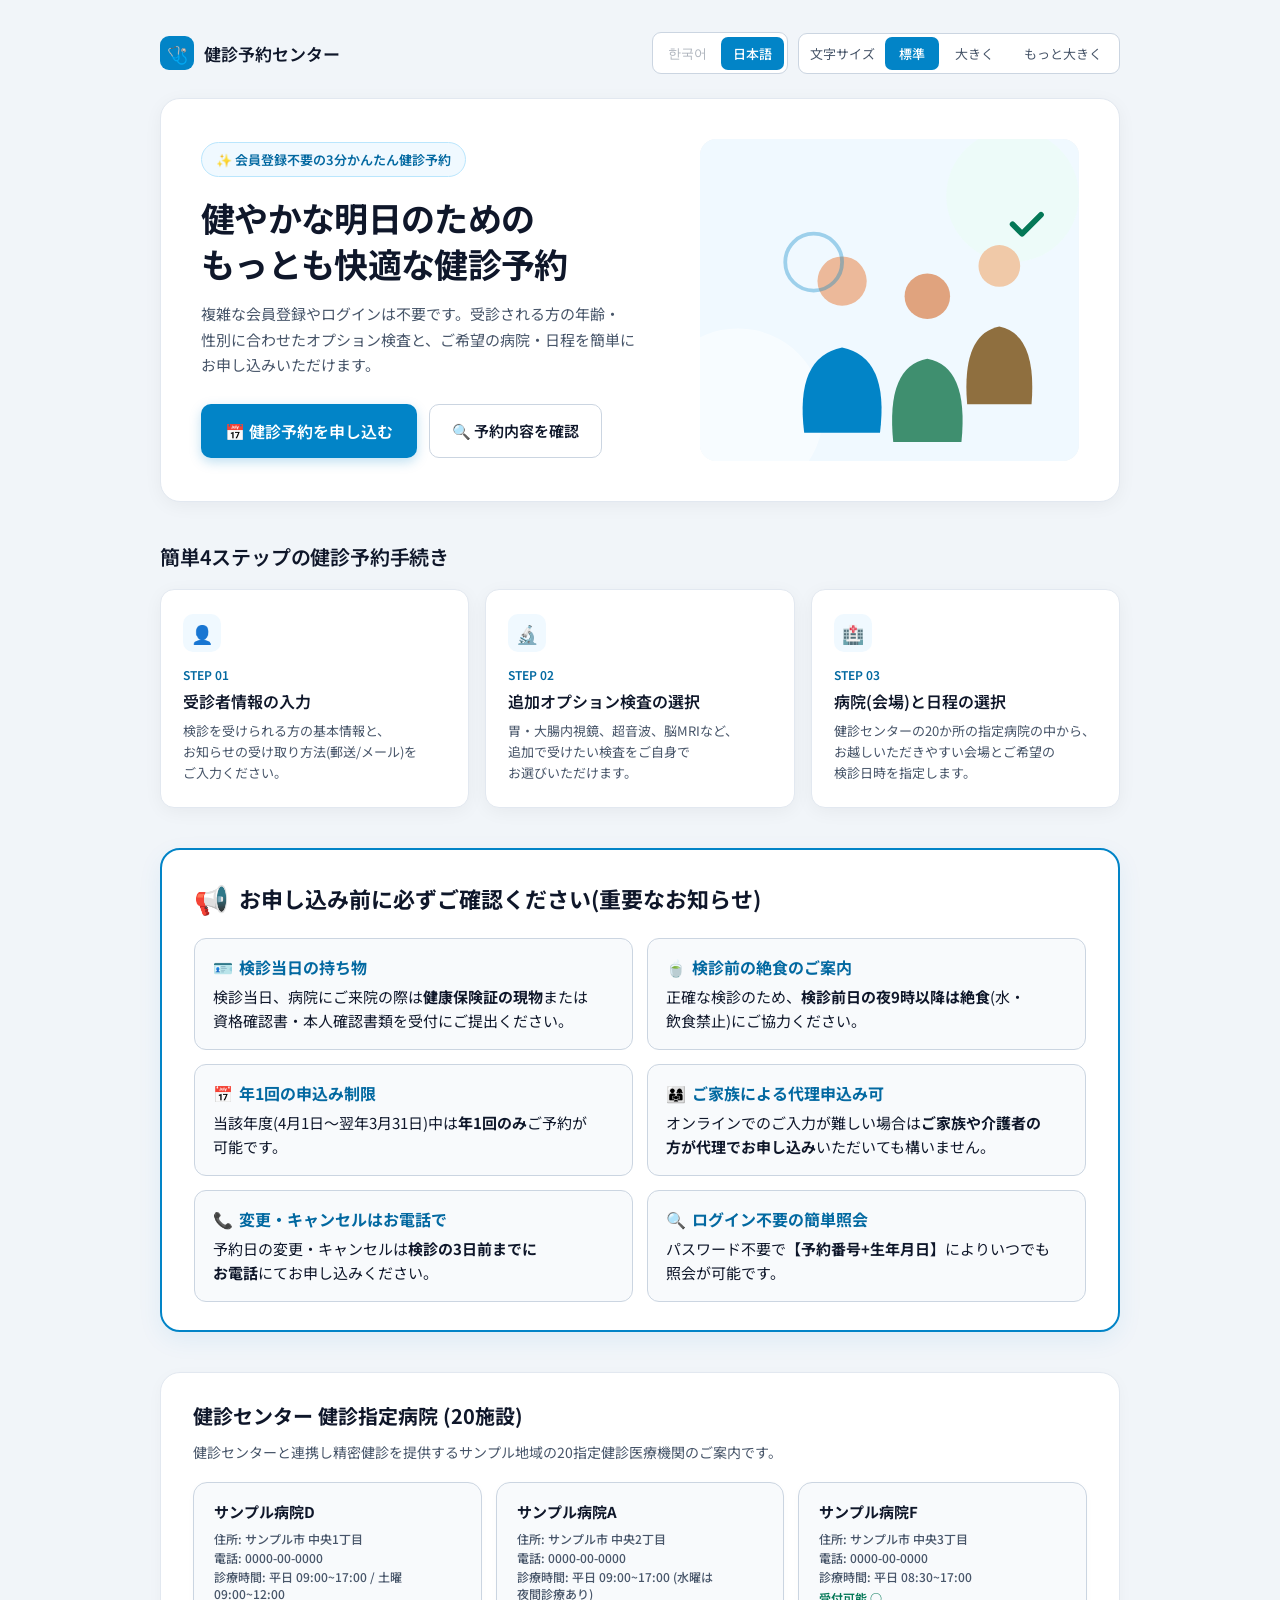
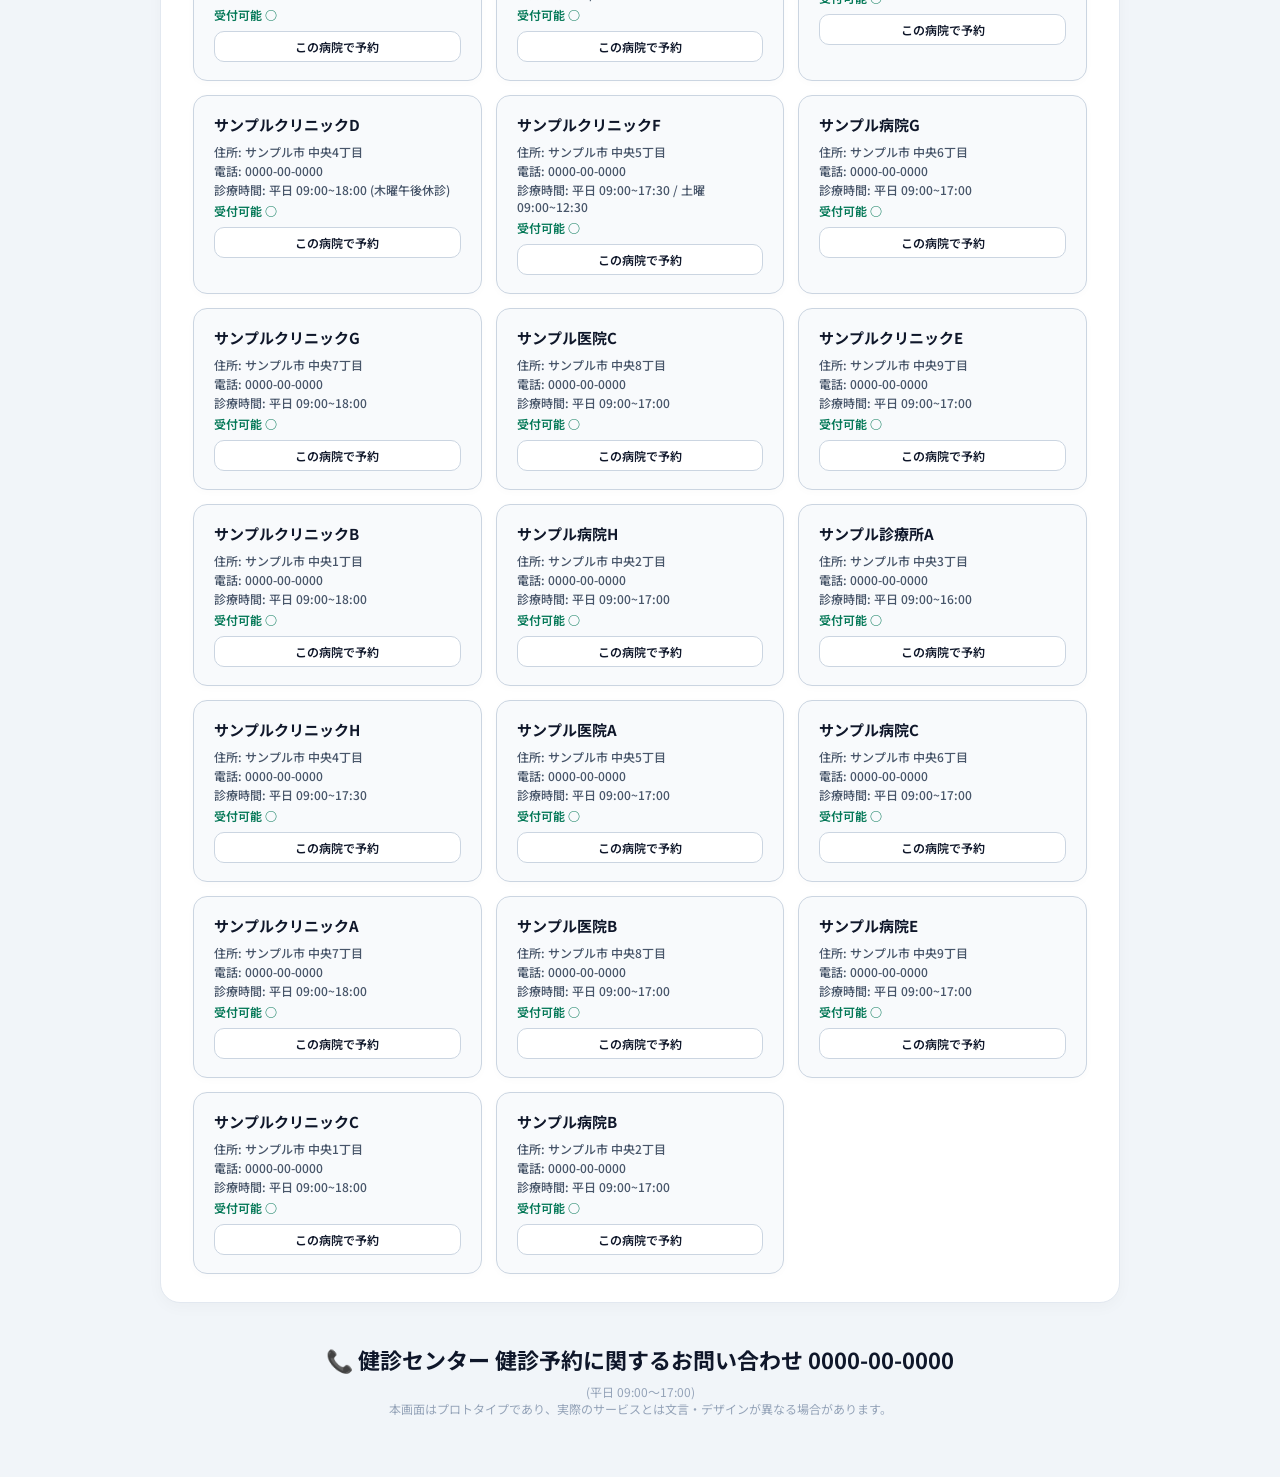
<file: projects/hospital/mockup/main-prototype-ja.html>
<!DOCTYPE html>
<html lang="ja">
<head>
<meta charset="UTF-8">
<meta name="viewport" content="width=device-width, initial-scale=1.0, maximum-scale=1.0">
<title>健診予約センター (プロトタイプ)</title>
<link rel="preconnect" href="https://fonts.googleapis.com">
<link rel="preconnect" href="https://fonts.gstatic.com" crossorigin>
<link href="https://fonts.googleapis.com/css2?family=Noto+Sans+JP:wght@300;400;500;600;700&display=swap" rel="stylesheet">
<style>
  :root {
    --surface-2: #ffffff;
    --surface-1: #f8fafc;
    --bg-page: #f1f5f9;
    --border: #e2e8f0;
    --border-strong: #cbd5e1;
    --text-primary: #0f172a;
    --text-secondary: #475569;
    --text-muted: #94a3b8;
    --fill-accent: #0284c7;
    --fill-accent-hover: #0369a1;
    --on-accent: #ffffff;
    --bg-accent: #f0f9ff;
    --border-accent: #bae6fd;
    --text-accent: #0369a1;
    --text-success: #047857;
    --bg-success: #ecfdf5;
    --text-warning: #b45309;
    --bg-warning: #fffbeb;
    --text-danger: #b91c1c;
    --bg-danger: #fef2f2;
    --card-shadow: 0 4px 20px -2px rgba(15, 23, 42, 0.06);
    --card-shadow-hover: 0 10px 25px -3px rgba(15, 23, 42, 0.1);
  }
  * { box-sizing: border-box; }
  body {
    margin: 0;
    padding: 32px 20px 60px;
    background: var(--bg-page);
    font-family: 'Noto Sans JP', -apple-system, BlinkMacSystemFont, "Segoe UI", Roboto, sans-serif;
    color: var(--text-primary);
    -webkit-font-smoothing: antialiased;
  }
  p { margin: 0; }
  a { color: inherit; }
  button { font-family: inherit; cursor: pointer; }
  .wrap { max-width: 960px; margin: 0 auto; }

  /* ヘッダー */
  header { display:flex; justify-content:space-between; align-items:center; margin-bottom:24px; }
  .brand { display:flex; align-items:center; gap:10px; font-size:17px; font-weight:600; }
  .brand .logo { width:34px; height:34px; border-radius:9px; background:var(--fill-accent); color:var(--on-accent); display:flex; align-items:center; justify-content:center; font-size:17px; }
  .fontToggle { display:flex; align-items:center; gap:2px; background:var(--surface-2); border:1px solid var(--border-strong); border-radius:9px; padding:3px; }
  .fontToggle span { font-size:13px; color:var(--text-secondary); padding:0 8px; }
  .fontToggle button { padding:7px 14px; font-size:13px; border:none; border-radius:7px; background:transparent; color:var(--text-secondary); }
  .fontToggle button.active { background:var(--fill-accent); color:var(--on-accent); font-weight:500; }
  .headerControls { display:flex; align-items:center; gap:10px; }
  .langToggle { display:flex; align-items:center; gap:2px; background:var(--surface-2); border:1px solid var(--border-strong); border-radius:9px; padding:3px; }
  .langToggle a { padding:7px 12px; font-size:13px; border-radius:7px; color:var(--text-secondary); text-decoration:none; }
  .langToggle a.active { background:var(--fill-accent); color:var(--on-accent); font-weight:500; }
  body.zoom-lg { zoom: 1.15; }
  body.zoom-xl { zoom: 1.3; }

  /* ヒーロー */
  .hero { background:var(--surface-2); border:1px solid var(--border); border-radius:20px; padding:40px; display:grid; grid-template-columns:1.1fr 0.9fr; gap:36px; align-items:center; margin-bottom:40px; box-shadow:var(--card-shadow); transition:transform 0.2s ease, box-shadow 0.2s ease; }
  .hero:hover { box-shadow:var(--card-shadow-hover); }
  .badge { display:inline-flex; align-items:center; gap:6px; background:var(--bg-accent); color:var(--text-accent); border:1px solid var(--border-accent); font-size:13px; font-weight:600; padding:7px 14px; border-radius:20px; margin-bottom:18px; }
  .hero h1 { font-size:34px; font-weight:700; line-height:1.35; margin:0 0 14px; letter-spacing:-0.02em; }
  .hero p.lead { font-size:15px; color:var(--text-secondary); line-height:1.7; margin:0 0 26px; max-width:440px; }
  .heroBtns { display:flex; gap:12px; flex-wrap:wrap; }
  .btn { display:inline-flex; align-items:center; gap:8px; padding:14px 22px; font-size:15px; font-weight:600; border-radius:10px; border:none; text-decoration:none; transition:all 0.2s ease; }
  .btn-primary { background:var(--fill-accent); color:var(--on-accent); box-shadow:0 4px 12px rgba(2, 132, 199, 0.25); }
  .btn-primary:hover { background:var(--fill-accent-hover); transform:translateY(-1px); box-shadow:0 6px 16px rgba(2, 132, 199, 0.35); }
  .btn-outline { background:var(--surface-2); color:var(--text-primary); border:1px solid var(--border-strong); }
  .btn-outline:hover { background:var(--surface-1); border-color:var(--fill-accent); color:var(--text-accent); }
  .heroArt { width:100%; aspect-ratio:1/0.85; border-radius:16px; overflow:hidden; box-shadow:inset 0 0 0 1px rgba(0,0,0,0.05); }

  /* 進行ステップ */
  section.steps h2 { font-size:20px; font-weight:600; margin:0 0 18px; letter-spacing:-0.01em; }
  .stepGrid { display:grid; grid-template-columns:repeat(3,1fr); gap:16px; margin-bottom:40px; }
  .stepCard { background:var(--surface-2); border:1px solid var(--border); border-radius:14px; padding:24px 22px; box-shadow:var(--card-shadow); transition:all 0.2s ease; }
  .stepCard:hover { transform:translateY(-3px); box-shadow:var(--card-shadow-hover); border-color:var(--border-accent); }
  .stepCard .icon { width:38px; height:38px; border-radius:10px; background:var(--bg-accent); color:var(--text-accent); display:flex; align-items:center; justify-content:center; font-size:18px; margin-bottom:14px; }
  .stepCard .n { font-size:12px; color:var(--text-accent); font-weight:600; margin-bottom:6px; }
  .stepCard .t { font-size:16px; font-weight:600; margin-bottom:8px; }
  .stepCard .d { font-size:13px; color:var(--text-secondary); line-height:1.6; }

  /* お知らせボックス */
  .noticeBox { background:var(--bg-success); border-radius:16px; padding:26px 28px; }
  .noticeBox .title { display:flex; align-items:center; gap:8px; font-size:16px; font-weight:600; color:var(--text-success); margin-bottom:16px; }
  .noticeGrid { display:grid; grid-template-columns:1fr 1fr; gap:12px 24px; }
  .noticeGrid li { list-style:none; font-size:14px; color:var(--text-primary); line-height:1.6; display:flex; gap:8px; }
  .noticeGrid li::before { content:'●'; color:var(--text-success); font-size:8px; margin-top:7px; flex-shrink:0; }
  .noticeGrid ul { margin:0; padding:0; }

  footer { text-align:center; font-size:12px; color:var(--text-muted); margin-top:40px; }
  footer .contactPhone { display:block; font-size:22px; font-weight:700; color:var(--text-primary); margin-bottom:8px; }

  /* 予約内容確認 */
  .backLink { font-size:13px; color:var(--text-secondary); text-decoration:none; cursor:pointer; background:none; border:none; font-family:inherit; padding:0; margin-bottom:16px; display:inline-block; }
  .backLink:hover { text-decoration:underline; }
  .lookupCard { background:var(--surface-2); border:1px solid var(--border); border-radius:20px; padding:32px; max-width:520px; margin:0 auto 40px; }
  .lookupCard h1 { font-size:19px; font-weight:600; margin:0 0 6px; }
  .lookupCard p.lead { font-size:13px; color:var(--text-secondary); margin:0 0 22px; line-height:1.6; }
  .lookupCard label { display:block; font-size:13px; color:var(--text-secondary); margin-bottom:6px; }
  .lookupCard input { width:100%; font-size:15px; padding:11px 12px; border:1px solid var(--border-strong); border-radius:8px; font-family:inherit; background:var(--surface-2); }
  .lookupCard input:focus { outline:none; border-color:var(--fill-accent); box-shadow:0 0 0 3px var(--bg-accent); }
  .lookupCard .field { margin-bottom:16px; }
  .lookupCard .btn-submit { width:100%; padding:13px; font-size:15px; font-weight:500; background:var(--fill-accent); color:var(--on-accent); border:none; border-radius:8px; margin-top:6px; cursor:pointer; font-family:inherit; }
  .lookupCard #err { display:none; background:var(--bg-danger); color:var(--text-danger); border-radius:8px; padding:10px 14px; font-size:13px; margin-top:14px; line-height:1.6; }
  .lookupCard #result { display:none; margin-top:22px; }
  .lookupCard #result .sentBanner { background:var(--bg-success); color:var(--text-success); border-radius:8px; padding:12px 14px; font-size:13px; margin-bottom:16px; line-height:1.6; }
  .lookupCard #result .rcard { background:var(--bg-page); border-radius:10px; padding:18px 20px; font-size:13px; }
  .lookupCard #result .rcard .resno { font-size:19px; font-weight:600; text-align:center; margin-bottom:14px; }
  .lookupCard #result .rcard .row { display:flex; justify-content:space-between; padding:5px 0; border-top:0.5px solid var(--border); }
  .lookupCard #result .rcard .row:first-of-type { border-top:none; }
  .lookupCard .demoNote { font-size:11px; color:var(--text-muted); margin-top:10px; text-align:center; }

  @media (max-width: 720px) {
    body { padding: 0 0 40px; }
    header { padding: 14px 16px; margin-bottom:0; position:sticky; top:0; background:var(--surface-2); border-bottom:1px solid var(--border); z-index:100; }
    .brand { font-size:15px; }
    .fontToggle span { display:none; }
    .fontToggle button { padding:5px 9px; font-size:12px; }
    .langToggle a { padding:5px 9px; font-size:12px; }
    .wrap { padding: 0 14px; }
    .hero { grid-template-columns:1fr; padding:22px 18px; margin-top:16px; }
    .heroArt { display:none; }
    .hero h1 { font-size:26px; margin-bottom:10px; }
    .hero p.lead { font-size:14px; margin-bottom:18px; }
    .heroBtns { flex-direction:column; }
    .heroBtns .btn { justify-content:center; padding:15px 18px; font-size:16px; }
    .stepGrid { grid-template-columns:1fr; gap:10px; }
    .noticeGrid { grid-template-columns:1fr; }
    .noticeBox { padding:18px 16px; }
    .qrSection { flex-direction:column; align-items:center; text-align:center; }
    .lookupCard { padding:22px 16px; }
  }
</style>
<style>html:lang(ja) body{word-break:auto-phrase;line-break:strict}</style>
</head>
<body>

<div class="wrap">
  <header>
    <div class="brand"><span class="logo">🩺</span> 健診予約センター</div>
    <div class="headerControls">
      <div class="langToggle">
        <a aria-disabled="true" title="ポートフォリオでは日本語版のみ公開しています（韓国語版は非公開）" style="opacity:.45; cursor:not-allowed;">한국어</a>
        <a href="./main-prototype-ja.html" class="active">日本語</a>
      </div>
      <div class="fontToggle">
        <span>文字サイズ</span>
        <button data-zoom="" class="active">標準</button>
        <button data-zoom="zoom-lg">大きく</button>
        <button data-zoom="zoom-xl">もっと大きく</button>
      </div>
    </div>
  </header>

  <div id="homeView">
  <div class="hero">
    <div>
      <div class="badge">✨ 会員登録不要の3分かんたん健診予約</div>
      <h1>健やかな明日のための<br>もっとも快適な健診予約</h1>
      <p class="lead">複雑な会員登録やログインは不要です。受診される方の年齢・性別に合わせたオプション検査と、ご希望の病院・日程を簡単にお申し込みいただけます。</p>
      <div class="heroBtns">
        <a class="btn btn-primary" href="./user-flow-prototype-ja.html" style="font-size:16px; padding:15px 24px;">📅 健診予約を申し込む</a>
        <button type="button" class="btn btn-outline" onclick="showLookup()">🔍 予約内容を確認</button>
      </div>
    </div>
    <div class="heroArt">
      <svg viewBox="0 0 400 340" xmlns="http://www.w3.org/2000/svg" style="width:100%; height:100%; display:block;">
        <rect width="400" height="340" fill="var(--bg-accent)"/>
        <circle cx="330" cy="60" r="70" fill="var(--bg-success)" opacity="0.6"/>
        <circle cx="40" cy="290" r="90" fill="var(--surface-2)" opacity="0.5"/>
        <g transform="translate(90,120)">
          <circle cx="60" cy="30" r="26" fill="#ecb99a"/>
          <path d="M20 190 Q10 110 60 100 Q110 110 100 190 Z" fill="var(--fill-accent)"/>
        </g>
        <g transform="translate(190,140)">
          <circle cx="50" cy="26" r="24" fill="#e0a37e"/>
          <path d="M14 180 Q6 100 50 92 Q94 100 86 180 Z" fill="#3f8f6f"/>
        </g>
        <g transform="translate(270,110)">
          <circle cx="46" cy="24" r="22" fill="#f0c9a8"/>
          <path d="M12 170 Q6 96 46 88 Q86 96 80 170 Z" fill="#8f6f3f"/>
        </g>
        <circle cx="120" cy="130" r="30" fill="none" stroke="var(--fill-accent)" stroke-width="4" opacity="0.35"/>
        <path d="M330 90 l10 10 l20 -20" stroke="var(--text-success)" stroke-width="6" fill="none" stroke-linecap="round" stroke-linejoin="round"/>
      </svg>
    </div>
  </div>

  <section class="steps">
    <h2>簡単4ステップの健診予約手続き</h2>
    <div class="stepGrid">
      <div class="stepCard">
        <div class="icon">👤</div>
        <div class="n">STEP 01</div>
        <div class="t">受診者情報の入力</div>
        <div class="d">検診を受けられる方の基本情報と、お知らせの受け取り方法(郵送/メール)をご入力ください。</div>
      </div>
      <div class="stepCard">
        <div class="icon">🔬</div>
        <div class="n">STEP 02</div>
        <div class="t">追加オプション検査の選択</div>
        <div class="d">胃・大腸内視鏡、超音波、脳MRIなど、追加で受けたい検査をご自身でお選びいただけます。</div>
      </div>
      <div class="stepCard">
        <div class="icon">🏥</div>
        <div class="n">STEP 03</div>
        <div class="t">病院(会場)と日程の選択</div>
        <div class="d">健診センターの20か所の指定病院の中から、お越しいただきやすい会場とご希望の検診日時を指定します。</div>
      </div>
    </div>
  </section>

  <!-- シニアにやさしいカード型のお知らせボックス (Senior-Friendly UI) -->
  <div class="noticeBox" style="background:var(--surface-2); border:2px solid var(--fill-accent); border-radius:20px; padding:28px 32px; box-shadow:0 8px 24px rgba(2,132,199,0.08); margin-bottom:40px;">
    <div style="display:flex; align-items:center; gap:10px; margin-bottom:20px;">
      <span style="font-size:28px;">📢</span>
      <h2 style="font-size:22px; font-weight:700; color:var(--text-primary); margin:0;">お申し込み前に必ずご確認ください(重要なお知らせ)</h2>
    </div>

    <div style="display:grid; grid-template-columns:1fr 1fr; gap:14px;">
      <div style="background:var(--surface-1); border:1px solid var(--border-strong); border-radius:12px; padding:16px 18px;">
        <div style="font-size:16px; font-weight:700; color:var(--text-accent); margin-bottom:6px; display:flex; align-items:center; gap:6px;">
          <span>🪪</span> <span>検診当日の持ち物</span>
        </div>
        <div style="font-size:15px; color:var(--text-primary); line-height:1.6;">検診当日、病院にご来院の際は<strong>健康保険証の現物</strong>または資格確認書・本人確認書類を受付にご提出ください。</div>
      </div>

      <div style="background:var(--surface-1); border:1px solid var(--border-strong); border-radius:12px; padding:16px 18px;">
        <div style="font-size:16px; font-weight:700; color:var(--text-accent); margin-bottom:6px; display:flex; align-items:center; gap:6px;">
          <span>🍵</span> <span>検診前の絶食のご案内</span>
        </div>
        <div style="font-size:15px; color:var(--text-primary); line-height:1.6;">正確な検診のため、<strong>検診前日の夜9時以降は絶食</strong>(水・飲食禁止)にご協力ください。</div>
      </div>

      <div style="background:var(--surface-1); border:1px solid var(--border-strong); border-radius:12px; padding:16px 18px;">
        <div style="font-size:16px; font-weight:700; color:var(--text-accent); margin-bottom:6px; display:flex; align-items:center; gap:6px;">
          <span>📅</span> <span>年1回の申込み制限</span>
        </div>
        <div style="font-size:15px; color:var(--text-primary); line-height:1.6;">当該年度(4月1日〜翌年3月31日)中は<strong>年1回のみ</strong>ご予約が可能です。</div>
      </div>

      <div style="background:var(--surface-1); border:1px solid var(--border-strong); border-radius:12px; padding:16px 18px;">
        <div style="font-size:16px; font-weight:700; color:var(--text-accent); margin-bottom:6px; display:flex; align-items:center; gap:6px;">
          <span>👨‍👩‍👧</span> <span>ご家族による代理申込み可</span>
        </div>
        <div style="font-size:15px; color:var(--text-primary); line-height:1.6;">オンラインでのご入力が難しい場合は<strong>ご家族や介護者の方が代理でお申し込み</strong>いただいても構いません。</div>
      </div>

      <div style="background:var(--surface-1); border:1px solid var(--border-strong); border-radius:12px; padding:16px 18px;">
        <div style="font-size:16px; font-weight:700; color:var(--text-accent); margin-bottom:6px; display:flex; align-items:center; gap:6px;">
          <span>📞</span> <span>変更・キャンセルはお電話で</span>
        </div>
        <div style="font-size:15px; color:var(--text-primary); line-height:1.6;">予約日の変更・キャンセルは<strong>検診の3日前までにお電話</strong>にてお申し込みください。</div>
      </div>

      <div style="background:var(--surface-1); border:1px solid var(--border-strong); border-radius:12px; padding:16px 18px;">
        <div style="font-size:16px; font-weight:700; color:var(--text-accent); margin-bottom:6px; display:flex; align-items:center; gap:6px;">
          <span>🔍</span> <span>ログイン不要の簡単照会</span>
        </div>
        <div style="font-size:15px; color:var(--text-primary); line-height:1.6;">パスワード不要で<strong>【予約番号+生年月日】</strong>によりいつでも照会が可能です。</div>
      </div>
    </div>
  </div>

  <!-- 🏥 受付可能な指定病院のご案内 (20施設) -->
  <div style="background:var(--surface-2); border:1px solid var(--border); border-radius:20px; padding:28px 32px; box-shadow:0 4px 16px rgba(0,0,0,0.03);">
    <div style="display:flex; align-items:center; gap:10px; margin-bottom:12px;">
      <h2 style="font-size:20px; font-weight:700; margin:0;">健診センター 健診指定病院 (20施設)</h2>
    </div>
    <p style="font-size:14px; color:var(--text-secondary); margin-bottom:20px;">健診センターと連携し精密健診を提供するサンプル地域の20指定健診医療機関のご案内です。</p>

    <div id="homeHospitalGrid" style="display:grid; grid-template-columns:repeat(2, 1fr); gap:12px;"></div>
  </div>
  </div>

  <div id="lookupView" style="display:none;">
    <button type="button" class="backLink" onclick="showHome()">← トップへ戻る</button>
    <div class="lookupCard">
      <div style="display:flex; justify-content:space-between; align-items:center; margin-bottom:12px; flex-wrap:wrap; gap:8px;">
        <h1 style="margin:0;">予約内容の確認</h1>
        <button type="button" class="btn" style="font-size:12px; padding:4px 10px; background:var(--bg-accent); color:var(--text-accent); border:1px solid var(--fill-accent); border-radius:6px; cursor:pointer; font-weight:600;" onclick="fillLookupDemo()">🧪 テスト用予約番号を自動入力</button>
      </div>
      <p class="lead">予約番号と生年月日を入力すると、お申し込み時にご登録いただいたメールアドレスに確認用URLをお送りします。ログインは不要です。</p>

      <div class="field"><label>予約番号</label><input id="lkResNo" placeholder="例: AS-KD-260901-0032"></div>
      <div class="field"><label>生年月日 (YYYY-MM-DD)</label><input id="lkBirth" placeholder="1968-03-12"></div>
      <button type="button" class="btn-submit" onclick="lookup()">確認メールを受け取る</button>
      <div id="err"></div>

      <div id="result">
        <div class="sentBanner">✉️ ご登録のメールアドレスに確認用URLを送信しました。(プロトタイプではデモとして下に直接表示します)</div>
        <div class="rcard">
          <p class="resno" id="rResNo">-</p>
          <div class="row"><span style="color:var(--text-secondary);">申込者</span><span id="rName">-</span></div>
          <div class="row"><span style="color:var(--text-secondary);">生年月日</span><span id="rBirth">-</span></div>
          <div class="row"><span style="color:var(--text-secondary);">コース</span><span id="rCourse">-</span></div>
          <div class="row"><span style="color:var(--text-secondary);">会場/日時</span><span id="rSlot">-</span></div>
          <div class="row"><span style="color:var(--text-secondary);">状態</span><span id="rStatus">-</span></div>
        </div>
        </div>
        <div style="margin-top:14px; text-align:center;">
          <button type="button" class="btn btn-outline" style="width:100%; padding:10px; font-size:14px; font-weight:600; cursor:pointer;" onclick="printVoucher()">📄 予約確認証を印刷/出力</button>
        </div>
        <p class="demoNote">予約の変更・キャンセルはオンラインでは承っておりません。お電話にてご依頼ください。</p>
      </div>
    </div>
  </div>

  <footer>
    <span class="contactPhone">📞 健診センター 健診予約に関するお問い合わせ 0000-00-0000</span>
    (平日 09:00〜17:00)<br>
    本画面はプロトタイプであり、実際のサービスとは文言・デザインが異なる場合があります。
  </footer>
</div>

<script src="./demo-shared-data.js"></script>
<script>
window.addEventListener('DOMContentLoaded', async function(){
  await DemoDB.init();
  renderHospitalList();
});

var HOSPITAL_INFOS = {
  "サンプル病院D": { address: "サンプル市 中央1丁目", phone: "0000-00-0000", hours: "平日 09:00~17:00 / 土曜 09:00~12:00" },
  "サンプル病院A": { address: "サンプル市 中央2丁目", phone: "0000-00-0000", hours: "平日 09:00~17:00 (水曜は夜間診療あり)" },
  "サンプル病院F": { address: "サンプル市 中央3丁目", phone: "0000-00-0000", hours: "平日 08:30~17:00" },
  "サンプルクリニックD": { address: "サンプル市 中央4丁目", phone: "0000-00-0000", hours: "平日 09:00~18:00 (木曜午後休診)" },
  "サンプルクリニックF": { address: "サンプル市 中央5丁目", phone: "0000-00-0000", hours: "平日 09:00~17:30 / 土曜 09:00~12:30" },
  "サンプル病院G": { address: "サンプル市 中央6丁目", phone: "0000-00-0000", hours: "平日 09:00~17:00" },
  "サンプルクリニックG": { address: "サンプル市 中央7丁目", phone: "0000-00-0000", hours: "平日 09:00~18:00" },
  "サンプル医院C": { address: "サンプル市 中央8丁目", phone: "0000-00-0000", hours: "平日 09:00~17:00" },
  "サンプルクリニックE": { address: "サンプル市 中央9丁目", phone: "0000-00-0000", hours: "平日 09:00~17:00" },
  "サンプルクリニックB": { address: "サンプル市 中央1丁目", phone: "0000-00-0000", hours: "平日 09:00~18:00" },
  "サンプル病院H": { address: "サンプル市 中央2丁目", phone: "0000-00-0000", hours: "平日 09:00~17:00" },
  "サンプル診療所A": { address: "サンプル市 中央3丁目", phone: "0000-00-0000", hours: "平日 09:00~16:00" },
  "サンプルクリニックH": { address: "サンプル市 中央4丁目", phone: "0000-00-0000", hours: "平日 09:00~17:30" },
  "サンプル医院A": { address: "サンプル市 中央5丁目", phone: "0000-00-0000", hours: "平日 09:00~17:00" },
  "サンプル病院C": { address: "サンプル市 中央6丁目", phone: "0000-00-0000", hours: "平日 09:00~17:00" },
  "サンプルクリニックA": { address: "サンプル市 中央7丁目", phone: "0000-00-0000", hours: "平日 09:00~18:00" },
  "サンプル医院B": { address: "サンプル市 中央8丁目", phone: "0000-00-0000", hours: "平日 09:00~17:00" },
  "サンプル病院E": { address: "サンプル市 中央9丁目", phone: "0000-00-0000", hours: "平日 09:00~17:00" },
  "サンプルクリニックC": { address: "サンプル市 中央1丁目", phone: "0000-00-0000", hours: "平日 09:00~18:00" },
  "サンプル病院B": { address: "サンプル市 中央2丁目", phone: "0000-00-0000", hours: "平日 09:00~17:00" }
};

function renderHospitalList() {
  var grid = document.getElementById('homeHospitalGrid');
  if (!grid) return;
  grid.style.cssText = 'display:grid; grid-template-columns:repeat(auto-fill, minmax(280px, 1fr)); gap:14px; margin-top:14px;';
  grid.innerHTML = '';
  DemoDB.SITES.forEach(function (siteName) {
    var info = HOSPITAL_INFOS[siteName] || { address: "情報準備中", phone: "お問い合わせ電話をご参照ください", hours: "平日 09:00~17:00" };
    var item = document.createElement('div');
    item.style.cssText = 'background:var(--surface-1); border:1px solid var(--border-strong); border-radius:14px; padding:18px 20px; font-size:13px; font-weight:500; display:flex; flex-direction:column; gap:8px; box-shadow:0 2px 8px rgba(0,0,0,0.02);';
    item.innerHTML =
      '<div>' +
        '<div style="font-weight:700; color:var(--text-primary); font-size:15px; margin-bottom:8px; display:flex; align-items:center; gap:6px;"><span>' + DemoDB.escapeHtml(siteName) + '</span></div>' +
        '<div style="color:var(--text-secondary); font-size:12px; margin-bottom:4px; display:flex; flex-direction:column; gap:2px;">' +
          '<div>住所: ' + DemoDB.escapeHtml(info.address) + '</div>' +
          '<div>電話: ' + DemoDB.escapeHtml(info.phone) + '</div>' +
          '<div>診療時間: ' + DemoDB.escapeHtml(info.hours) + '</div>' +
        '</div>' +
        '<div style="font-size:12px; color:var(--text-success); font-weight:600; margin-top:4px;">受付可能 ○</div>' +
      '</div>' +
      '<a class="btn btn-outline" href="./user-flow-prototype-ja.html" style="padding:6px 12px; font-size:12px; text-align:center; justify-content:center; text-decoration:none;">この病院で予約</a>';
    grid.appendChild(item);
  });
}

// バックエンド(main.py)は共通データベースのため、状態・コース名は韓国語の値で保存されている。
// 表示時のみ日本語に変換する(API に送信する値はそのまま)。

// バックエンド(main.py)は共通データベースのため、状態・コース名は韓国語の値で保存されている。
// 表示時のみ日本語に変換する(API に送信する値はそのまま)。
var JA_STATUS_MAP = { '예약완료': '予約完了', '확인대기': '確認待ち', '임시접수': '仮受付', '취소': 'キャンセル' };
var JA_COURSE_MAP = { '기본 건강검진 (특정검진 포함)': '基本健診(特定健診含む)' };
function jaStatus(s){ return JA_STATUS_MAP[s] || s || '-'; }
function jaCourse(c){ return JA_COURSE_MAP[c] || c || '-'; }

function fillLookupDemo(){
  document.getElementById('lkResNo').value = 'AS-KD-260901-0032';
  document.getElementById('lkBirth').value = '1968-03-12';
}
function showLookup(){
  document.getElementById('homeView').style.display = 'none';
  document.getElementById('lookupView').style.display = 'block';
  window.scrollTo(0, 0);
}
function showHome(){
  document.getElementById('lookupView').style.display = 'none';
  document.getElementById('homeView').style.display = 'block';
  window.scrollTo(0, 0);
}
async function lookup(){
  var resNo = document.getElementById('lkResNo').value.trim();
  var birth = document.getElementById('lkBirth').value.trim();
  var err = document.getElementById('err');
  var result = document.getElementById('result');
  err.style.display = 'none';
  result.style.display = 'none';

  if (!resNo || !birth) {
    err.style.display = 'block';
    err.textContent = '予約番号と生年月日を両方入力してください。';
    return;
  }
  var r = await DemoDB.lookupReservation(resNo, birth);
  if (!r) {
    err.style.display = 'block';
    err.textContent = '該当する予約が見つかりませんでした。予約番号と生年月日をもう一度ご確認ください。';
    return;
  }
  document.getElementById('rResNo').textContent = r.resNo;
  document.getElementById('rName').textContent = r.name;
  document.getElementById('rBirth').textContent = r.birth;
  document.getElementById('rCourse').textContent = jaCourse(r.course);
  document.getElementById('rSlot').textContent = r.site ? (r.site + ' · ' + r.date + ' ' + r.time) : '(未確定)';
  document.getElementById('rStatus').textContent = jaStatus(r.status);
  result.style.display = 'block';
}

function printVoucher(){
  var w = window.open('', '_blank', 'width=650,height=750');
  var resNo = document.getElementById('rResNo').textContent;
  var name = document.getElementById('rName').textContent;
  var birth = document.getElementById('rBirth').textContent;
  var course = document.getElementById('rCourse').textContent;
  var slot = document.getElementById('rSlot').textContent;
  var status = document.getElementById('rStatus').textContent;

  w.document.write('<html><head><title>健診予約確認書 - ' + name + '</title>');
  w.document.write('<style>body{font-family:sans-serif; padding:36px; color:#0f172a; line-height:1.6;} h1{font-size:22px; color:#0284c7; margin-bottom:4px;} table{width:100%; border-collapse:collapse; margin-top:20px;} th,td{padding:12px; border:1px solid #cbd5e1; font-size:14px; text-align:left;} th{background:#f1f5f9; color:#475569; width:30%;}</style></head><body>');
  w.document.write('<h1>🩺 健診予約確認書</h1>');
  w.document.write('<p style="font-size:13px; color:#64748b; margin:0 0 16px;">社団法人 健診センター 健診予約センター (TEL: 0000-00-0000)</p><hr>');
  w.document.write('<table>');
  w.document.write('<tr><th>予約番号</th><td><strong style="font-size:18px; color:#0284c7;">' + resNo + '</strong></td></tr>');
  w.document.write('<tr><th>受診者氏名</th><td>' + name + '様</td></tr>');
  w.document.write('<tr><th>生年月日</th><td>' + birth + '</td></tr>');
  w.document.write('<tr><th>検診コース</th><td>' + course + '</td></tr>');
  w.document.write('<tr><th>検診会場及び日時</th><td><strong>' + slot + '</strong></td></tr>');
  w.document.write('<tr><th>受付状況</th><td>' + status + '</td></tr>');
  w.document.write('</table>');
  w.document.write('<div style="margin-top:24px; background:#f8fafc; border:1px solid #cbd5e1; padding:18px; font-size:13px; border-radius:10px;">');
  w.document.write('<strong style="font-size:14px; color:#0284c7;">【検診当日のご注意事項】</strong><br>');
  w.document.write('・検診当日は<strong>健康保険証</strong>または資格確認書を必ずご持参ください。<br>');
  w.document.write('・正確な検診のため、<strong>検診前日の夜9時以降は絶食</strong>(水・飲食禁止)にご協力ください。<br>');
  w.document.write('・予約の変更及びキャンセルは検診日の3日前までにお電話(0000-00-0000)でお願いいたします。');
  w.document.write('</div>');
  w.document.write('<script>window.onload = function(){ window.print(); };<\/script>');
  w.document.write('</body></html>');
  w.document.close();
}
</script>

<script>
document.querySelectorAll('.fontToggle button').forEach(function(btn){
  btn.addEventListener('click', function(){
    document.body.classList.remove('zoom-lg', 'zoom-xl');
    if (btn.dataset.zoom) document.body.classList.add(btn.dataset.zoom);
    document.querySelectorAll('.fontToggle button').forEach(function(b){ b.classList.remove('active'); });
    btn.classList.add('active');
  });
});
</script>

</body>
</html>
</file>
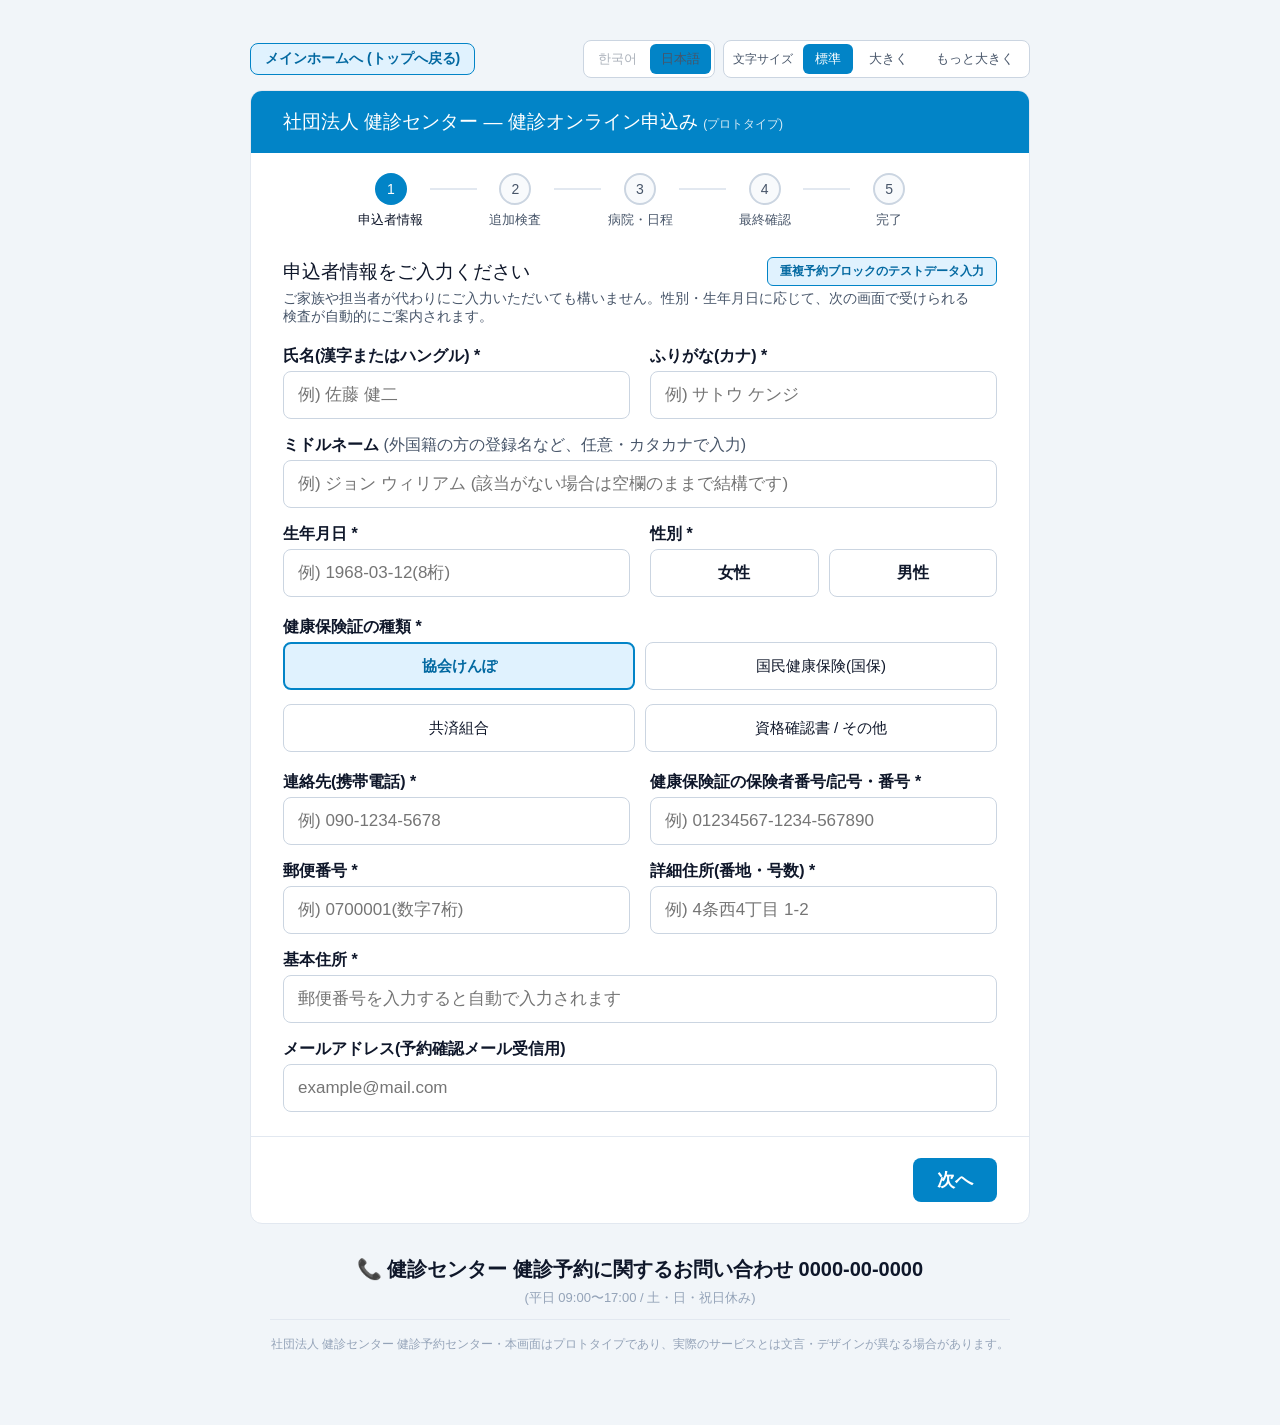
<file: projects/hospital/mockup/user-flow-prototype-ja.html>
<!DOCTYPE html>
<html lang="ja">
<head>
<meta charset="UTF-8">
<meta name="viewport" content="width=device-width, initial-scale=1.0, maximum-scale=1.0">
<title>社団法人 健診センター 健診オンライン申込み (プロトタイプ)</title>
<style>
  :root {
    --surface-2: #ffffff;
    --surface-1: #f8fafc;
    --border: #e2e8f0;
    --border-strong: #cbd5e1;
    --text-primary: #0f172a;
    --text-secondary: #475569;
    --text-muted: #94a3b8;
    --fill-accent: #0284c7;
    --on-accent: #ffffff;
    --bg-accent: #e0f2fe;
    --text-accent: #0369a1;
    --text-success: #047857;
    --bg-success: #d1fae5;
    --text-warning: #b45309;
    --bg-warning: #fef3c7;
    --text-danger: #b91c1c;
    --bg-danger: #fee2e2;
  }
  * { box-sizing: border-box; }
  body {
    margin: 0;
    padding: 40px 20px;
    background: #f1f5f9;
    font-family: -apple-system, BlinkMacSystemFont, "Segoe UI", Roboto, "Helvetica Neue", Arial, "Noto Sans JP", sans-serif;
    color: var(--text-primary);
  }
  p { margin: 0; }
  button { font-family: inherit; cursor: pointer; }
  select { font-family: inherit; }
  button:disabled { cursor: not-allowed; opacity: 0.5; }
  label { display: block; font-size: 16px; font-weight: 600; color: var(--text-primary); margin-bottom: 4px; }
  .fieldHint { font-size: 13px; color: var(--text-secondary); margin: 0 0 6px; }
  input, textarea, select {
    width: 100%;
    font-size: 17px;
    padding: 13px 14px;
    min-height: 48px;
    border: 1px solid var(--border-strong);
    border-radius: 8px;
    font-family: inherit;
    color: var(--text-primary);
    background: var(--surface-2);
  }
  input:focus, textarea:focus, select:focus { outline: none; border-color: var(--fill-accent); box-shadow: 0 0 0 3px var(--bg-accent); }
  input.invalid { border-color: var(--text-danger); background: var(--bg-danger); }
  input[type=radio], input[type=checkbox] { accent-color: var(--fill-accent); width:20px; height:20px; }
  .genderRow { display:flex; gap:10px; }
  .genderBtn { flex:1; display:flex; align-items:center; justify-content:center; gap:8px; height:48px; border:1px solid var(--border-strong); border-radius:8px; font-size:16px; cursor:pointer; background:var(--surface-2); }
  .genderBtn.selected { border:2px solid var(--fill-accent); background:var(--bg-accent); color:var(--text-accent); font-weight:600; }
  .insBtn { display:flex; align-items:center; justify-content:center; gap:8px; height:48px; border:1px solid var(--border-strong); border-radius:8px; font-size:15px; cursor:pointer; background:var(--surface-2); font-weight:500; }
  .insBtn.selected { border:2px solid var(--fill-accent); background:var(--bg-accent); color:var(--text-accent); font-weight:600; }
  summary { list-style: none; cursor: pointer; }
  summary::-webkit-details-marker { display: none; }
  .btn-primary { padding:16px 32px; font-size:18px; font-weight:600; background:var(--fill-accent); color:var(--on-accent); border:none; border-radius:8px; }
  .btn-secondary { padding:16px 28px; font-size:18px; background:var(--surface-2); border:1px solid var(--border-strong); border-radius:8px; color:var(--text-primary); }
  .btn-change-step { font-size:12px; padding:5px 12px; background:var(--surface-2); border:1px solid var(--border-strong); border-radius:6px; color:var(--text-accent); cursor:pointer; white-space:nowrap; font-weight:500; }
  details[open] summary .chevron { transform: rotate(180deg); }
  .chevron { display:inline-block; transition: transform 0.15s; font-size:12px; color:var(--text-secondary); }
  #errorBanner {
    display:none; background:var(--bg-danger); color:var(--text-danger); border:1px solid #e3b4b4;
    border-radius:8px; padding:12px 16px; font-size:13px; margin:16px 0; line-height:1.6;
  }
  #a11yBar { max-width:780px; margin:0 auto 12px; display:flex; justify-content:space-between; align-items:center; gap:6px; }
  #a11yBar a { font-size:13px; color:var(--text-secondary); text-decoration:none; }
  #a11yBar a:hover { text-decoration:underline; }
  .fontToggle { display:flex; align-items:center; gap:4px; background:var(--surface-2); border:1px solid var(--border-strong); border-radius:8px; padding:3px; }
  .fontToggle span { font-size:12px; color:var(--text-secondary); padding:0 6px; }
  .fontToggle button { padding:6px 12px; font-size:13px; border:none; border-radius:6px; background:transparent; color:var(--text-secondary); }
  .fontToggle button.active { background:var(--fill-accent); color:var(--on-accent); font-weight:500; }
  .headerControls { display:flex; align-items:center; gap:8px; }
  .langToggle { display:flex; align-items:center; gap:2px; background:var(--surface-2); border:1px solid var(--border-strong); border-radius:8px; padding:3px; }
  .langToggle a { padding:6px 11px; font-size:13px; border-radius:6px; color:var(--text-secondary); text-decoration:none; }
  .langToggle a.active { background:var(--fill-accent); color:var(--on-accent); font-weight:500; }
  body.zoom-lg { zoom: 1.15; }
  body.zoom-xl { zoom: 1.3; }
  .timeGroupTitle { font-size:14px; font-weight:600; color:var(--text-secondary); margin:12px 0 6px; }
  .timeGrid { display:grid; grid-template-columns:repeat(3,1fr); gap:8px; }

  /* ─── レスポンシブ モバイル (≤480px) ─── */
  @media (max-width: 600px) {
    body { padding: 0 0 80px; background: #f1f5f9; }
    #a11yBar { margin: 0 0 0; padding: 10px 14px; background: var(--fill-accent); border-radius: 0; position: sticky; top:0; z-index:100; }
    #a11yBar > a { font-size:13px; padding:5px 10px; }
    .fontToggle span { display:none; }
    .fontToggle button { padding:5px 8px; font-size:12px; }
    .langToggle a { padding:5px 8px; font-size:11px; }
    #wrap { border-radius:0; border:none; margin:0; max-width:100%; }
    #wrap > div:first-child { border-radius:0; font-size:16px; padding:14px 18px; }
    #panels { padding:0 14px 20px; }
    .panel { padding-top:16px !important; }
    /* ステップバー */
    #stepbar { gap:2px; }
    #stepbar > * { font-size:11px !important; }
    /* 2列フォーム → 1列 */
    div[style*="grid-template-columns:1fr 1fr"] {
      grid-template-columns: 1fr !important;
    }
    /* 病院・日程カレンダーグリッド */
    #calGrid { grid-template-columns: repeat(7,1fr) !important; gap:2px !important; }
    #calGrid button { font-size:13px !important; padding:6px 1px !important; min-height:38px !important; }
    /* 時間帯グリッド 2列 */
    .timeGrid { grid-template-columns:repeat(2,1fr) !important; }
    /* 下部ボタンバー */
    #wrap > div:last-of-type { padding:14px 16px !important; }
    .btn-primary, .btn-secondary { padding:14px 18px !important; font-size:16px !important; }
    /* 性別/保険証ボタン */
    .genderBtn, .insBtn { font-size:15px !important; height:52px !important; }
    /* 完了画面 */
    div[style*="max-width:420px"] { max-width:100% !important; margin-left:0 !important; margin-right:0 !important; }
  }
</style>
<style>html:lang(ja) body{word-break:auto-phrase;line-break:strict}</style>
</head>
<body>

<div id="a11yBar">
  <a href="./main-prototype-ja.html" style="text-decoration:none; font-size:14px; font-weight:600; color:var(--text-accent); background:var(--bg-accent); padding:6px 14px; border-radius:8px; border:1px solid var(--fill-accent); display:inline-flex; align-items:center; gap:6px;">メインホームへ (トップへ戻る)</a>
  <div class="headerControls">
    <div class="langToggle">
      <a aria-disabled="true" title="ポートフォリオでは日本語版のみ公開しています（韓国語版は非公開）" style="opacity:.45; cursor:not-allowed;">한국어</a>
      <a href="./user-flow-prototype-ja.html" class="active">日本語</a>
    </div>
    <div class="fontToggle">
      <span>文字サイズ</span>
      <button data-zoom="" class="active">標準</button>
      <button data-zoom="zoom-lg">大きく</button>
      <button data-zoom="zoom-xl">もっと大きく</button>
    </div>
  </div>
</div>

<div id="wrap" style="background:var(--surface-2); border-radius:12px; border:0.5px solid var(--border); overflow:hidden; max-width:780px; margin:0 auto;">

  <div style="background:var(--fill-accent); color:var(--on-accent); padding:18px 32px; font-size:19px; font-weight:500;">
    社団法人 健診センター — 健診オンライン申込み <span style="font-size:12px; font-weight:400; opacity:0.85;">(プロトタイプ)</span>
  </div>

  <div style="padding:20px 32px 0; max-width:640px; margin:0 auto;">
    <div id="stepbar" style="display:flex;"></div>
  </div>

  <div id="panels" style="padding:0 32px 24px;">

    <!-- STEP 0: 申込者情報 -->
    <div class="panel">
      <div style="display:flex; justify-content:space-between; align-items:center; margin:28px 0 4px; flex-wrap:wrap; gap:8px;">
        <p style="font-size:19px; font-weight:500; margin:0;">申込者情報をご入力ください</p>
        <button type="button" class="btn" style="font-size:12px; padding:5px 12px; background:var(--bg-accent); color:var(--text-accent); border:1px solid var(--fill-accent); border-radius:6px; cursor:pointer; font-weight:600;" onclick="fillDuplicateDemo()">重複予約ブロックのテストデータ入力</button>
      </div>
      <p style="font-size:14px; color:var(--text-secondary); margin:0 0 20px;">ご家族や担当者が代わりにご入力いただいても構いません。性別・生年月日に応じて、次の画面で受けられる検査が自動的にご案内されます。</p>
      <div id="errorBanner"></div>
      <div style="display:grid; grid-template-columns:1fr 1fr; gap:16px 20px; align-items:start;">
        <div>
          <label>氏名(漢字またはハングル) *</label>
          <input id="fName" type="text" placeholder="例) 佐藤 健二">
        </div>
        <div>
          <label>ふりがな(カナ) *</label>
          <input id="fFurigana" type="text" placeholder="例) サトウ ケンジ">
        </div>

        <div style="grid-column:1/3;">
          <label>ミドルネーム <span style="font-weight:400; color:var(--text-secondary);">(外国籍の方の登録名など、任意・カタカナで入力)</span></label>
          <input id="fMiddleName" type="text" placeholder="例) ジョン ウィリアム (該当がない場合は空欄のままで結構です)">
        </div>

        <div>
          <label>生年月日 *</label>
          <input id="fBirth" type="text" placeholder="例) 1968-03-12(8桁)">
        </div>
        <div>
          <label>性別 *</label>
          <div class="genderRow">
            <label class="genderBtn"><input type="radio" name="gender" value="F" style="display:none;"> 女性</label>
            <label class="genderBtn"><input type="radio" name="gender" value="M" style="display:none;"> 男性</label>
          </div>
        </div>

        <div style="grid-column:1/3;">
          <label>健康保険証の種類 *</label>
          <div style="display:grid; grid-template-columns:1fr 1fr; gap:10px; margin-top:4px;">
            <label class="insBtn selected" onclick="selectInsType(this)"><input type="radio" name="insType" value="協会けんぽ" checked style="display:none;"> 協会けんぽ</label>
            <label class="insBtn" onclick="selectInsType(this)"><input type="radio" name="insType" value="国民健康保険" style="display:none;"> 国民健康保険(国保)</label>
            <label class="insBtn" onclick="selectInsType(this)"><input type="radio" name="insType" value="共済組合" style="display:none;"> 共済組合</label>
            <label class="insBtn" onclick="selectInsType(this)"><input type="radio" name="insType" value="資格確認書/その他" style="display:none;"> 資格確認書 / その他</label>
          </div>
        </div>

        <div>
          <label>連絡先(携帯電話) *</label>
          <input id="fPhone" type="text" placeholder="例) 090-1234-5678">
        </div>
        <div>
          <label>健康保険証の保険者番号/記号・番号 *</label>
          <input id="fInsurance" type="text" placeholder="例) 01234567-1234-567890">
        </div>

        <div>
          <label>郵便番号 *</label>
          <input id="fZip" type="text" placeholder="例) 0700001(数字7桁)">
        </div>
        <div>
          <label>詳細住所(番地・号数) *</label>
          <input id="fAddrDetail" type="text" placeholder="例) 4条西4丁目 1-2">
        </div>

        <div style="grid-column:1/3;">
          <label>基本住所 *</label>
          <input id="fAddress" type="text" placeholder="郵便番号を入力すると自動で入力されます">
        </div>

        <div style="grid-column:1/3;">
          <label>メールアドレス(予約確認メール受信用)</label>
          <input id="fEmail" type="email" placeholder="example@mail.com">
        </div>
      </div>
    </div>

    <!-- STEP 1: 追加検査(オプション) -->
    <div class="panel">
      <p style="font-size:19px; font-weight:500; margin:28px 0 4px;">追加でお選びいただける検査のご案内</p>
      <p style="font-size:14px; color:var(--text-secondary); margin:0 0 20px; line-height:1.6;">基本健診に加えて、ご希望の精密検査項目を追加していただけます。(ご希望がない場合は、何も選択せずそのまま次のステップへお進みいただけます。)</p>

      <div style="padding:20px; background:var(--surface-1); border-radius:12px; border:1px solid var(--border);">
        <p id="optionHint" style="font-size:13px; color:var(--text-accent); font-weight:500; margin:0 0 12px;"></p>
        <div id="optionList"></div>
      </div>
    </div>

    <!-- STEP 2: 病院・日程・時間 -->
    <div class="panel">
      <p style="font-size:19px; font-weight:500; margin:28px 0 14px;">健診を受ける病院(拠点)および希望日時をお選びください</p>

      <div style="margin-bottom:18px;">
        <label style="font-size:15px; font-weight:600; margin-bottom:8px; display:block;">🏥 20か所の提携病院一覧から選択(クリックしてお選びください)</label>
        <div id="siteCardsGrid" style="display:grid; grid-template-columns:repeat(auto-fill, minmax(170px, 1fr)); gap:10px; max-height:220px; overflow-y:auto; background:var(--surface-1); padding:12px; border-radius:10px; border:1px solid var(--border-strong); margin-bottom:12px;"></div>

        <div style="display:flex; align-items:center; gap:10px;">
          <span style="font-size:13px; font-weight:600; color:var(--text-secondary);">選択中の病院:</span>
          <select id="siteSelect" style="flex:1; font-size:15px; height:44px; border-radius:8px; border:1px solid var(--border-strong); font-weight:600; color:var(--text-accent);"></select>
        </div>
      </div>

      <p style="font-size:13px; color:var(--text-secondary); margin:0 0 22px;">ご希望の病院をお選びいただいた後、カレンダーで空きのある日付と時間帯をクリックしてください。</p>
      <div id="slotError" style="display:none; background:var(--bg-danger); color:var(--text-danger); border-radius:8px; padding:10px 14px; font-size:13px; margin-bottom:16px;"></div>
      <div style="display:grid; grid-template-columns:1fr 1.1fr; gap:32px;">
        <div>
          <p style="font-size:17px; font-weight:500; margin:0 0 4px;">日付をお選びください</p>
          <p style="font-size:12px; color:var(--text-secondary); margin:0 0 12px;">
            <span style="color:var(--text-success); font-weight:500;">○</span> 余裕あり
            <span style="color:var(--text-warning); font-weight:500;">△</span> やや少ない
            <span style="color:var(--text-danger); font-weight:500;">×</span> 締切
          </p>
          <div style="display:flex; justify-content:space-between; align-items:center; margin-bottom:8px;">
            <button id="calPrev" class="btn-secondary" style="padding:5px 10px; font-size:12px;" disabled>‹</button>
            <span id="calTitle" style="font-size:14px; font-weight:500;"></span>
            <button id="calNext" class="btn-secondary" style="padding:5px 10px; font-size:12px;" disabled>›</button>
          </div>
          <div id="calGrid" style="display:grid; grid-template-columns:repeat(7,1fr); gap:4px; text-align:center;"></div>
        </div>
        <div>
          <p style="font-size:17px; font-weight:500; margin:0 0 4px;">時間帯選択</p>
          <p id="slotHint" style="font-size:12px; color:var(--text-secondary); margin:0 0 12px;">日付を先にお選びください</p>
          <div id="slotList"></div>
        </div>
      </div>
      <div id="errorBanner2" style="display:none; background:var(--bg-danger); color:var(--text-danger); border-radius:8px; padding:12px 16px; font-size:13px; margin-top:16px; line-height:1.6;"></div>
    </div>

    <!-- STEP 3: 予約内容の最終確認 -->
    <div class="panel">
      <p style="font-size:19px; font-weight:500; margin:28px 0 6px;">ご入力内容を最終確認してください</p>
      <p style="font-size:13px; color:var(--text-secondary); margin:0 0 16px;">以下の入力内容にお間違いがないかご確認のうえ、[予約を確定する]ボタンを押すとお申し込みが完了します。</p>

      <div style="background:var(--surface-1); border:1px solid var(--border); border-radius:12px; padding:22px; font-size:14px; line-height:1.8;">
        <div style="display:grid; grid-template-columns:130px 1fr auto; gap:10px 14px; align-items:center;">
          <span style="color:var(--text-secondary);">申込者氏名</span><strong id="chkName">-</strong>
          <button type="button" class="btn-change-step" onclick="goToStep(0)">変更</button>

          <span style="color:var(--text-secondary);">生年月日 / 性別</span><span id="chkBirthGender">-</span>
          <button type="button" class="btn-change-step" onclick="goToStep(0)">変更</button>

          <span style="color:var(--text-secondary);">連絡先</span><span id="chkPhone">-</span>
          <button type="button" class="btn-change-step" onclick="goToStep(0)">変更</button>

          <span style="color:var(--text-secondary);">健康保険証番号</span><span id="chkInsurance">-</span>
          <button type="button" class="btn-change-step" onclick="goToStep(0)">変更</button>

          <span style="color:var(--text-secondary);">住所</span><span id="chkAddress">-</span>
          <button type="button" class="btn-change-step" onclick="goToStep(0)">変更</button>

          <span style="color:var(--text-secondary);">メールアドレス</span><span id="chkEmail">-</span>
          <button type="button" class="btn-change-step" onclick="goToStep(0)">変更</button>

          <div style="grid-column:1/4; border-top:1px solid var(--border); margin:6px 0;"></div>

          <span style="color:var(--text-secondary);">基本健診コース</span><strong>基本健診(特定健診含む)</strong>
          <span></span>

          <span style="color:var(--text-secondary);">追加検査(オプション)</span><span id="chkOptions" style="color:var(--text-accent); font-weight:600;">選択なし</span>
          <button type="button" class="btn-change-step" onclick="goToStep(1)">変更</button>

          <span style="color:var(--text-secondary);">健診の病院および日時</span><strong id="chkSlot" style="font-size:16px; color:var(--fill-accent);">-</strong>
          <button type="button" class="btn-change-step" onclick="goToStep(2)">変更</button>
        </div>
      </div>

      <!-- ⚠️ メール受信に関する注意事項ボックス -->
      <div style="background:#fffbeb; border:1.5px solid #fde68a; border-radius:10px; padding:14px 16px; margin-top:16px; display:flex; align-items:flex-start; gap:10px;">
        <span style="font-size:20px; line-height:1;">⚠️</span>
        <div style="font-size:13px; color:#b45309; line-height:1.5; font-weight:500;">
          <strong style="font-size:14px; color:#92400e; display:block; margin-bottom:2px;">メール受信に関する注意事項</strong>
          メールアドレスが未入力、または誤っている場合、予約確認メールが届きません。ご入力いただいたメールアドレスに誤りがないか、今一度ご確認ください。
        </div>
      </div>
    </div>

    <!-- STEP 4: 完了 -->
    <div class="panel" style="text-align:center; padding-top:28px;">
      <div style="width:56px; height:56px; border-radius:50%; background:var(--bg-success); color:var(--text-success); display:flex; align-items:center; justify-content:center; margin:0 auto 16px; font-size:30px;">✓</div>
      <p style="font-size:19px; font-weight:500; margin:0 0 6px;">お申し込みが完了しました</p>
      <p style="font-size:13px; color:var(--text-secondary); margin:0 0 24px;">ご入力いただいたメールアドレスに確認メールをお送りしました</p>
      <div style="background:var(--surface-1); border-radius:10px; padding:20px; margin-bottom:20px; text-align:left; max-width:420px; margin-left:auto; margin-right:auto;">
        <p style="font-size:12px; color:var(--text-secondary); margin:0 0 6px; text-align:center;">予約番号</p>
        <p id="confResNo" style="font-size:22px; font-weight:500; letter-spacing:0.5px; margin:0 0 16px; text-align:center;">-</p>
        <div style="border-top:0.5px solid var(--border); padding-top:14px; display:flex; flex-direction:column; gap:8px; font-size:13px;">
          <div style="display:flex; justify-content:space-between;"><span style="color:var(--text-secondary);">申込者</span><span id="confName">-</span></div>
          <div style="display:flex; justify-content:space-between;"><span style="color:var(--text-secondary);">生年月日</span><span id="confBirth">-</span></div>
          <div style="display:flex; justify-content:space-between;"><span style="color:var(--text-secondary);">連絡先</span><span id="confPhone">-</span></div>
          <div style="display:flex; justify-content:space-between;"><span style="color:var(--text-secondary);">会場/日時</span><span id="confSlot">-</span></div>
        </div>
      </div>
      <p style="font-size:12px; color:var(--text-muted);">予約の変更・キャンセルは検診日の3日前までにお電話にてご依頼ください。</p>
    </div>

  </div>

  <div style="border-top:0.5px solid var(--border); padding:20px 32px; display:flex; justify-content:space-between; align-items:center;">
    <button id="prevBtn" class="btn-secondary" style="padding:10px 18px; border-radius:8px;">◀ 前のステップへ</button>
    <button id="nextBtn" class="btn-primary" style="padding:10px 24px; border-radius:8px;">次へ ▶</button>
  </div>
</div>

<!-- フッター -->
<footer style="text-align:center; padding:32px 20px; font-size:13px; color:var(--text-secondary); max-width:780px; margin:0 auto;">
  <div style="font-size:20px; font-weight:700; color:var(--text-primary); margin-bottom:6px;">
    📞 健診センター 健診予約に関するお問い合わせ 0000-00-0000
  </div>
  <div style="color:var(--text-muted); margin-bottom:12px;">(平日 09:00〜17:00 / 土・日・祝日休み)</div>
  <div style="border-top:1px solid var(--border); padding-top:16px; font-size:12px; color:var(--text-muted);">
    社団法人 健診センター 健診予約センター・本画面はプロトタイプであり、実際のサービスとは文言・デザインが異なる場合があります。
  </div>
</footer>

<script src="./demo-shared-data.js"></script>
<script>
(async function(){
  var panels = document.querySelectorAll('#panels .panel');
  var stepLabels = ['申込者情報','追加検査','病院・日程','最終確認','完了'];
  var stepbar = document.getElementById('stepbar');
  var cur = 0;
  var selectedSlot = null; // { site, date, time }
  var lastRecord = null;
  var capacityGrid = null;
  var capacityGridSite = null;

  await DemoDB.init();

  // バックエンド(main.py)は日韓共通データベースのため、オプション検査ラベルは
  // 韓国語の文字列で保存されている。API に送信する値(キー)はそのまま維持し、
  // 画面表示テキストのみ以下のマップで日本語化する。
  var JP_OPTION_LABELS = {
    gastro_scope: '胃内視鏡検査追加', gastro_barium: '胃X線(バリウム)検査追加', colon: '大腸がん検診(便潜血)検査追加',
    abdominal_us: '腹部超音波検査追加', breast_mammo: '乳がん検診(マンモグラフィ)追加 (女性)', breast_us: '乳腺超音波検査追加 (女性)',
    cervical: '子宮頸がん検査追加 (女性)', bone_density: '骨密度検査追加 (女性)', prostate: '前立腺がん(PSA)検査追加 (男性)',
    tumor_marker: '腫瘍マーカー(がんマーカー)検査追加', fundus: '眼底検査追加', hepatitis: 'B型・C型肝炎ウイルス検査追加',
  };

  // ふりがな・ミドルネームはカタカナのみ入力可能に制限する
  function restrictToKatakana(inputEl) {
    inputEl.addEventListener('input', function () {
      var filtered = this.value.replace(/[^゠-ヿ\s]/g, '');
      if (filtered !== this.value) this.value = filtered;
    });
  }
  restrictToKatakana(document.getElementById('fFurigana'));
  restrictToKatakana(document.getElementById('fMiddleName'));

  window.fillDuplicateDemo = function(){
    document.getElementById('fName').value = '佐藤 健二';
    document.getElementById('fFurigana').value = 'サトウ ケンジ';
    document.getElementById('fBirth').value = '1968-03-12';
    document.querySelectorAll('input[name=gender]').forEach(function(r){
      if (r.value === 'M') {
        r.checked = true;
        document.querySelectorAll('.genderBtn').forEach(function(b){ b.classList.remove('selected'); });
        r.closest('.genderBtn').classList.add('selected');
      }
    });
    document.getElementById('fPhone').value = '090-1234-5678';
    document.getElementById('fInsurance').value = '01234567-1234-567890';
    document.getElementById('fZip').value = '070-0001';
    document.getElementById('fAddress').value = 'サンプル市 中央1丁目';
    document.getElementById('fAddrDetail').value = '5-2';
    alert('🧪 [重複予約ブロック テストデータ自動入力]\n・氏名: 佐藤 健二\n・生年月日: 1968-03-12\n・電話番号: 090-1234-5678\n\n下部の[次へ]ボタンを押すと、当該年度(2026-04-01〜2027-03-31)の重複予約を自動的にブロックします。');
  };

  // ---------- 文字サイズ切替(高齢者向けアクセシビリティ) ----------
  document.querySelectorAll('.fontToggle button').forEach(function(btn){
    btn.addEventListener('click', function(){
      document.body.classList.remove('zoom-lg', 'zoom-xl');
      if (btn.dataset.zoom) document.body.classList.add(btn.dataset.zoom);
      document.querySelectorAll('.fontToggle button').forEach(function(b){ b.classList.remove('active'); });
      btn.classList.add('active');
    });
  });

  // ---------- 病院選択(20か所): セレクトボックス + カード一覧 ----------
  var siteSelect = document.getElementById('siteSelect');
  var siteCardsGrid = document.getElementById('siteCardsGrid');
  DemoDB.SITES.forEach(function (s, idx) {
    var o = document.createElement('option');
    o.value = s; o.textContent = s;
    siteSelect.appendChild(o);

    if (siteCardsGrid) {
      var card = document.createElement('div');
      card.className = 'siteCard';
      card.style.cssText = 'background:var(--surface-2); border:1px solid var(--border); border-radius:8px; padding:8px 10px; cursor:pointer; font-size:13px; transition:all 0.2s; text-align:center; display:flex; flex-direction:column; justify-content:space-between; gap:4px;';
      if (idx === 0) {
        card.style.border = '2px solid var(--fill-accent)';
        card.style.background = 'var(--bg-accent)';
      }
      card.innerHTML =
        '<div style="font-weight:600; color:var(--text-primary); font-size:12px; text-overflow:ellipsis; overflow:hidden; white-space:nowrap;">' + DemoDB.escapeHtml(s) + '</div>' +
        '<div style="font-size:11px; color:var(--text-success); font-weight:500;">受付中 ○</div>';

      card.onclick = function () {
        siteSelect.value = s;
        document.querySelectorAll('#siteCardsGrid .siteCard').forEach(function (c) {
          c.style.border = '1px solid var(--border)';
          c.style.background = 'var(--surface-2)';
        });
        card.style.border = '2px solid var(--fill-accent)';
        card.style.background = 'var(--bg-accent)';
        selectedSlot = null;
        document.getElementById('slotList').innerHTML = '';
        document.getElementById('slotHint').textContent = '日付を先にお選びください';
        drawCal();
      };
      siteCardsGrid.appendChild(card);
    }
  });

  // ---------- 性別選択(大型ボタン形式) ----------
  document.querySelectorAll('input[name=gender]').forEach(function(r){
    r.addEventListener('change', function(){
      document.querySelectorAll('.genderBtn').forEach(function(b){ b.classList.remove('selected'); });
      r.closest('.genderBtn').classList.add('selected');
    });
  });

  // ---------- 健康保険証の種類選択 (2x2ボタン形式) ----------
  window.selectInsType = function(labelEl){
    document.querySelectorAll('.insBtn').forEach(function(b){ b.classList.remove('selected'); });
    labelEl.classList.add('selected');
    var radio = labelEl.querySelector('input[type=radio]');
    if (radio) radio.checked = true;
  };

  // ---------- ステップバー ----------
  stepLabels.forEach(function(label, i){
    var col = document.createElement('div');
    col.style.flex = '1';
    col.style.textAlign = 'center';
    var circle = document.createElement('div');
    circle.className = 'stepcircle';
    circle.style.cssText = 'width:32px;height:32px;border-radius:50%;display:flex;align-items:center;justify-content:center;margin:0 auto 6px;font-size:14px;font-weight:500;';
    circle.textContent = i + 1;
    var text = document.createElement('div');
    text.className = 'steplabel';
    text.style.fontSize = '13px';
    text.textContent = label;
    col.appendChild(circle);
    col.appendChild(text);
    stepbar.appendChild(col);
    if (i < stepLabels.length - 1) {
      var line = document.createElement('div');
      line.style.cssText = 'flex:0.6;height:32px;display:flex;align-items:center;';
      var inner = document.createElement('div');
      inner.style.cssText = 'height:2px;width:100%;background:var(--border);';
      inner.className = 'stepline';
      line.appendChild(inner);
      stepbar.appendChild(line);
    }
  });

  function renderStepbar(){
    var circles = stepbar.querySelectorAll('.stepcircle');
    var labels = stepbar.querySelectorAll('.steplabel');
    var lines = stepbar.querySelectorAll('.stepline');
    circles.forEach(function(c, i){
      if (i < cur) { c.style.background = 'var(--fill-accent)'; c.style.color = 'var(--on-accent)'; c.textContent = '✓'; }
      else if (i === cur) { c.style.background = 'var(--fill-accent)'; c.style.color = 'var(--on-accent)'; c.textContent = (i+1); }
      else { c.style.background = 'var(--surface-1)'; c.style.border = '2px solid var(--border-strong)'; c.style.color = 'var(--text-secondary)'; c.textContent = (i+1); }
    });
    labels.forEach(function(l, i){
      l.style.fontWeight = i === cur ? '500' : '400';
      l.style.color = i === cur ? 'var(--text-primary)' : 'var(--text-secondary)';
    });
    lines.forEach(function(l, i){ l.style.background = i < cur ? 'var(--fill-accent)' : 'var(--border)'; });
  }

  function render(){
    panels.forEach(function(p, i){ p.style.display = i === cur ? 'block' : 'none'; });
    renderStepbar();
    document.getElementById('prevBtn').style.visibility = cur === 0 ? 'hidden' : 'visible';
    var nb = document.getElementById('nextBtn');
    if (cur === panels.length - 1) { nb.style.display = 'none'; } else {
      nb.style.display = 'inline-block';
      nb.textContent = (cur === panels.length - 2) ? '予約を確定する' : '次へ';
    }
    if (cur === 1) renderOptions();
    if (cur === 2) drawCal();
    if (cur === 3) fillConfirmationSummary();
  }

  // ---------- 内容確認ステップへの移動(各項目の「変更」ボタン用) ----------
  window.goToStep = function (step) {
    cur = step;
    render();
    window.scrollTo({ top: 0, behavior: 'smooth' });
  };

  // ---------- STEP3: 最終確認サマリーの表示 ----------
  function fillConfirmationSummary() {
    var bg = getBirthGender();
    var opts = getSelectedOptions().map(function (k) {
      var found = DemoDB.OPTIONS.find(function (o) { return o.key === k; });
      return JP_OPTION_LABELS[k] || (found ? found.label : k);
    });
    document.getElementById('chkName').textContent = document.getElementById('fName').value.trim();
    document.getElementById('chkBirthGender').textContent = bg.birth + '(' + (bg.gender === 'F' ? '女性' : '男性') + ')';
    document.getElementById('chkPhone').textContent = document.getElementById('fPhone').value.trim();
    document.getElementById('chkInsurance').textContent = document.getElementById('fInsurance').value.trim();
    document.getElementById('chkAddress').textContent = document.getElementById('fAddress').value.trim() + ' ' + document.getElementById('fAddrDetail').value.trim();
    document.getElementById('chkEmail').textContent = document.getElementById('fEmail').value.trim() || '(未入力)';
    document.getElementById('chkOptions').textContent = opts.length ? opts.join('、') : '選択なし';
    document.getElementById('chkSlot').textContent = selectedSlot ? (selectedSlot.site + ' ・ ' + selectedSlot.date + ' ' + selectedSlot.time) : '-';
  }

  // ---------- STEP0: 申込者情報の入力検証 ----------
  function clearInvalid(ids){ ids.forEach(function(id){ document.getElementById(id).classList.remove('invalid'); }); }
  function showBanner(el, msg){ el.style.display = 'block'; el.textContent = msg; }
  function hideBanner(el){ el.style.display = 'none'; el.textContent = ''; }

  function validateStep0(){
    var banner = document.getElementById('errorBanner');
    var ids = ['fName','fBirth','fPhone','fInsurance','fZip','fAddrDetail','fAddress'];
    clearInvalid(ids);
    hideBanner(banner);
    var missing = [];
    var vals = {};
    ids.forEach(function(id){ vals[id] = document.getElementById(id).value.trim(); });
    var gender = document.querySelector('input[name=gender]:checked');
    if (!vals.fName) { missing.push('氏名'); document.getElementById('fName').classList.add('invalid'); }
    if (!/^\d{4}-\d{2}-\d{2}$/.test(vals.fBirth)) { missing.push('生年月日(YYYY-MM-DD形式)'); document.getElementById('fBirth').classList.add('invalid'); }
    if (!gender) { missing.push('性別'); }
    if (!vals.fPhone) { missing.push('連絡先'); document.getElementById('fPhone').classList.add('invalid'); }
    if (!vals.fInsurance) { missing.push('保険者番号/記号・番号'); document.getElementById('fInsurance').classList.add('invalid'); }
    if (!vals.fZip) { missing.push('郵便番号'); document.getElementById('fZip').classList.add('invalid'); }
    if (!vals.fAddrDetail) { missing.push('番地'); document.getElementById('fAddrDetail').classList.add('invalid'); }
    if (!vals.fAddress) { missing.push('住所'); document.getElementById('fAddress').classList.add('invalid'); }
    if (missing.length) {
      showBanner(banner, '次の項目をご確認ください: ' + missing.join(', '));
      return false;
    }
    return true;
  }

  // ---------- STEP1: 追加検査(オプション) ----------
  function getBirthGender(){
    return {
      birth: document.getElementById('fBirth').value.trim(),
      gender: (document.querySelector('input[name=gender]:checked') || {}).value || ''
    };
  }

  function renderOptions(){
    var bg = getBirthGender();
    var age = DemoDB.calcAge(bg.birth);
    var hint = document.getElementById('optionHint');
    hint.textContent = (bg.gender && age != null)
      ? 'ご入力いただいた情報(' + (bg.gender === 'F' ? '女性' : '男性') + '、満' + age + '歳)を基準にご案内している項目です。'
      : '';
    var box = document.getElementById('optionList');
    box.innerHTML = '';
    DemoDB.OPTIONS.forEach(function(o){
      if (!o.eligible(bg.gender, age)) return;
      var lb = document.createElement('label');
      lb.style.cssText = 'display:flex; align-items:center; gap:10px; font-size:16px; margin-bottom:10px;';
      lb.innerHTML = '<input type="checkbox" value="' + o.key + '"> ' + DemoDB.escapeHtml(JP_OPTION_LABELS[o.key] || o.label);
      box.appendChild(lb);
    });
    if (!box.children.length) box.innerHTML = '<p style="font-size:14px;color:var(--text-muted);">現在ご入力いただいた情報では、追加でお選びいただける検査はありません。</p>';
  }

  function getSelectedOptions(){ return Array.prototype.slice.call(document.querySelectorAll('#optionList input:checked')).map(function(el){ return el.value; }); }

  // ---------- STEP2: 病院・日付・時間 ----------
  var days = ['日','月','火','水','木','金','土'];
  var colors = { o: 'var(--text-success)', a: 'var(--text-warning)', x: 'var(--text-danger)' };

  function firstWeekday(y, m){ return new Date(y, m - 1, 1).getDay(); }
  function daysInMonth(y, m){ return new Date(y, m, 0).getDate(); }

  async function drawCal(){
    var site = siteSelect.value;
    var y = DemoDB.SEED_YEAR, m = DemoDB.SEED_MONTH;
    document.getElementById('calTitle').textContent = y + '年' + m + '月';
    if (capacityGridSite !== site) {
      capacityGrid = await DemoDB.getCapacityGrid(site);
      capacityGridSite = site;
    }
    var gridEl = document.getElementById('calGrid');
    gridEl.innerHTML = '';
    days.forEach(function(d){
      var el = document.createElement('div');
      el.style.cssText = 'font-size:13px;color:var(--text-muted);padding:4px 0;';
      el.textContent = d;
      gridEl.appendChild(el);
    });
    var start = firstWeekday(y, m);
    for (var i = 0; i < start; i++) gridEl.appendChild(document.createElement('div'));
    var dim = daysInMonth(y, m);
    for (var day = 1; day <= dim; day++) {
      var dateISO = y + '-' + DemoDB.pad(m) + '-' + DemoDB.pad(day);
      var s = DemoDB.dayStatusFromSlots(capacityGrid[dateISO]);
      var btn = document.createElement('button');
      btn.style.cssText = 'padding:10px 2px;min-height:44px;font-size:15px;background:var(--surface-2);border:1px solid var(--border);border-radius:6px;';
      var num = document.createElement('span'); num.textContent = day;
      var br = document.createElement('br');
      var mark = document.createElement('span'); mark.style.fontSize = '12px';
      if (s === 'x') {
        btn.disabled = true; btn.style.color = 'var(--text-muted)';
        mark.style.color = colors.x; mark.textContent = '×';
      } else {
        mark.style.color = colors[s];
        mark.textContent = s === 'o' ? '○' : '△';
        btn.style.cursor = 'pointer';
        btn.onclick = (function(dISO){ return function(){ showSlots(dISO); }; })(dateISO);
      }
      btn.appendChild(num); btn.appendChild(br); btn.appendChild(mark);
      gridEl.appendChild(btn);
    }
  }

  function showSlots(dateISO){
    selectedSlot = null;
    document.getElementById('slotError').style.display = 'none';
    var site = siteSelect.value;
    var box = document.getElementById('slotList');
    box.innerHTML = '';
    document.getElementById('slotHint').textContent = dateISO + ' 時点の空き状況';

    var groups = [
      { title: '午前', times: DemoDB.TIMES.filter(function(t){ return t < '12:00'; }) },
      { title: '午後', times: DemoDB.TIMES.filter(function(t){ return t >= '12:00'; }) }
    ];
    groups.forEach(function(g){
      var gt = document.createElement('div');
      gt.className = 'timeGroupTitle';
      gt.textContent = g.title;
      box.appendChild(gt);
      var grid = document.createElement('div');
      grid.className = 'timeGrid';
      g.times.forEach(function(t){
        var slot = (capacityGrid[dateISO] || {})[t] || { total: 0, used: 0, closed: true, remaining: 0 };
        var unavailable = slot.closed || slot.remaining <= 0;
        var cell = document.createElement('div');
        cell.dataset.time = t;
        cell.style.cssText = 'padding:12px 6px; min-height:44px; text-align:center; border:1px solid ' + (unavailable ? 'var(--border)' : 'var(--border-strong)') + '; border-radius:8px; font-size:14px;' + (unavailable ? 'opacity:0.5;' : 'cursor:pointer;');
        cell.innerHTML = '<div style="font-weight:600;">' + t + '</div><div style="color:var(--text-secondary); font-size:12px; margin-top:2px;">' + (unavailable ? '締切' : '残り' + slot.remaining) + '</div>';
        grid.appendChild(cell);
        if (!unavailable) {
          cell.onclick = function(){
            Array.prototype.forEach.call(box.querySelectorAll('.timeGrid > div'), function(r){ r.style.borderColor = 'var(--border-strong)'; r.style.background = ''; });
            this.style.borderColor = 'var(--fill-accent)'; this.style.background = 'var(--bg-accent)';
            selectedSlot = { site: site, date: dateISO, time: this.dataset.time };
          };
        }
      });
      box.appendChild(grid);
    });
  }

  siteSelect.onchange = function () {
    var val = this.value;
    document.querySelectorAll('#siteCardsGrid .siteCard').forEach(function (c) {
      var isMatch = c.textContent.indexOf(val) !== -1;
      c.style.border = isMatch ? '2px solid var(--fill-accent)' : '1px solid var(--border)';
      c.style.background = isMatch ? 'var(--bg-accent)' : 'var(--surface-2)';
    });
    selectedSlot = null;
    document.getElementById('slotList').innerHTML = '';
    document.getElementById('slotHint').textContent = '日付を先にお選びください';
    drawCal();
  };

  // ---------- 郵便番号から住所を自動検索 ----------
  window.searchZipUserFlow = function () {
    var zipVal = document.getElementById('fZip').value.trim();
    if (!zipVal) {
      alert('郵便番号7桁を入力してください。');
      return;
    }
    var addr = DemoDB.lookupZipcode(zipVal);
    if (addr) {
      document.getElementById('fAddress').value = addr;
      alert('郵便番号(' + zipVal + ')から住所を自動入力しました:\n' + addr);
    } else {
      alert('郵便番号7桁を入力すると住所が自動検索されます。');
    }
  };

  document.getElementById('fZip').addEventListener('keyup', async function () {
    var cleanZip = this.value.replace(/[^0-9]/g, '');
    if (cleanZip.length === 7) {
      var localAddr = DemoDB.lookupZipcode(cleanZip);
      if (localAddr) {
        document.getElementById('fAddress').value = localAddr;
        return;
      }
      try {
        var res = await fetch('https://zipcloud.ibsnet.co.jp/api/search?zipcode=' + cleanZip);
        var data = await res.json();
        if (data.results && data.results[0]) {
          var r = data.results[0];
          document.getElementById('fAddress').value = r.address1 + ' ' + r.address2 + ' ' + r.address3;
        }
      } catch (e) { console.error('郵便番号の自動入力に失敗しました:', e); }
    }
  });

  // ---------- 最終送信 ----------
  async function submitReservation(){
    var banner = document.getElementById('errorBanner2');
    hideBanner(banner);
    var name = document.getElementById('fName').value.trim();
    var furigana = document.getElementById('fFurigana').value.trim();
    var middleName = document.getElementById('fMiddleName').value.trim();
    var birth = document.getElementById('fBirth').value.trim();
    var gender = (document.querySelector('input[name=gender]:checked') || {}).value || '';
    var phone = document.getElementById('fPhone').value.trim();
    var insuranceNo = document.getElementById('fInsurance').value.trim();
    var zipcode = document.getElementById('fZip').value.trim();
    var addressDetail = document.getElementById('fAddrDetail').value.trim();
    var address = document.getElementById('fAddress').value.trim();
    var email = document.getElementById('fEmail').value.trim();

    var fields = {
      name: name, furigana: furigana, middleName: middleName, birth: birth, gender: gender, phone: phone, email: email,
      insuranceNo: insuranceNo, zipcode: zipcode, address: address, addressDetail: addressDetail,
      course: DemoDB.COURSES[0].label, options: getSelectedOptions(),
      site: selectedSlot.site, date: selectedSlot.date, time: selectedSlot.time,
      channel: 'online', status: '예약완료', missingFields: []
    };
    var result = await DemoDB.addReservation(fields);
    if (!result.ok) {
      if (result.error === 'DUPLICATE') {
        showBanner(banner, '既に今年度(4/1〜翌年3/31)のご予約が登録されているため、追加でのお申し込みができません。予約番号をお忘れの場合は、お電話または申込時にご登録のメールアドレスをご確認ください。');
      } else {
        showBanner(banner, '選択された時間帯はただいま締め切られました。「病院・日程」ステップに戻り、別の時間帯をお選びください。');
      }
      return false;
    }
    lastRecord = result.record;
    document.getElementById('confResNo').textContent = lastRecord.resNo;
    document.getElementById('confName').textContent = lastRecord.name;
    document.getElementById('confBirth').textContent = lastRecord.birth;
    document.getElementById('confPhone').textContent = lastRecord.phone;
    document.getElementById('confSlot').textContent = lastRecord.site + ' · ' + lastRecord.date + ' ' + lastRecord.time;
    await DemoDB.addNotice({ date: new Date().toLocaleString('ja-JP'), to: lastRecord.name, type: 'メール', content: '予約確定のご案内 (' + lastRecord.resNo + ')' });
    return true;
  }

  document.getElementById('nextBtn').addEventListener('click', async function(){
    if (cur === 0 && !validateStep0()) return;
    if (cur === 2 && !selectedSlot) {
      var e = document.getElementById('slotError');
      e.style.display = 'block'; e.textContent = '日付と時間帯をお選びください。';
      return;
    }
    if (cur === panels.length - 2) { // 最終確認ステップ -> 予約を送信
      if (!(await submitReservation())) return;
    }
    if (cur < panels.length - 1) { cur++; render(); window.scrollTo({top:0, behavior:'smooth'}); }
  });
  document.getElementById('prevBtn').addEventListener('click', function(){ if (cur > 0) { cur--; render(); window.scrollTo({top:0, behavior:'smooth'}); } });

  render();
})();
</script>

</body>
</html>
</file>
